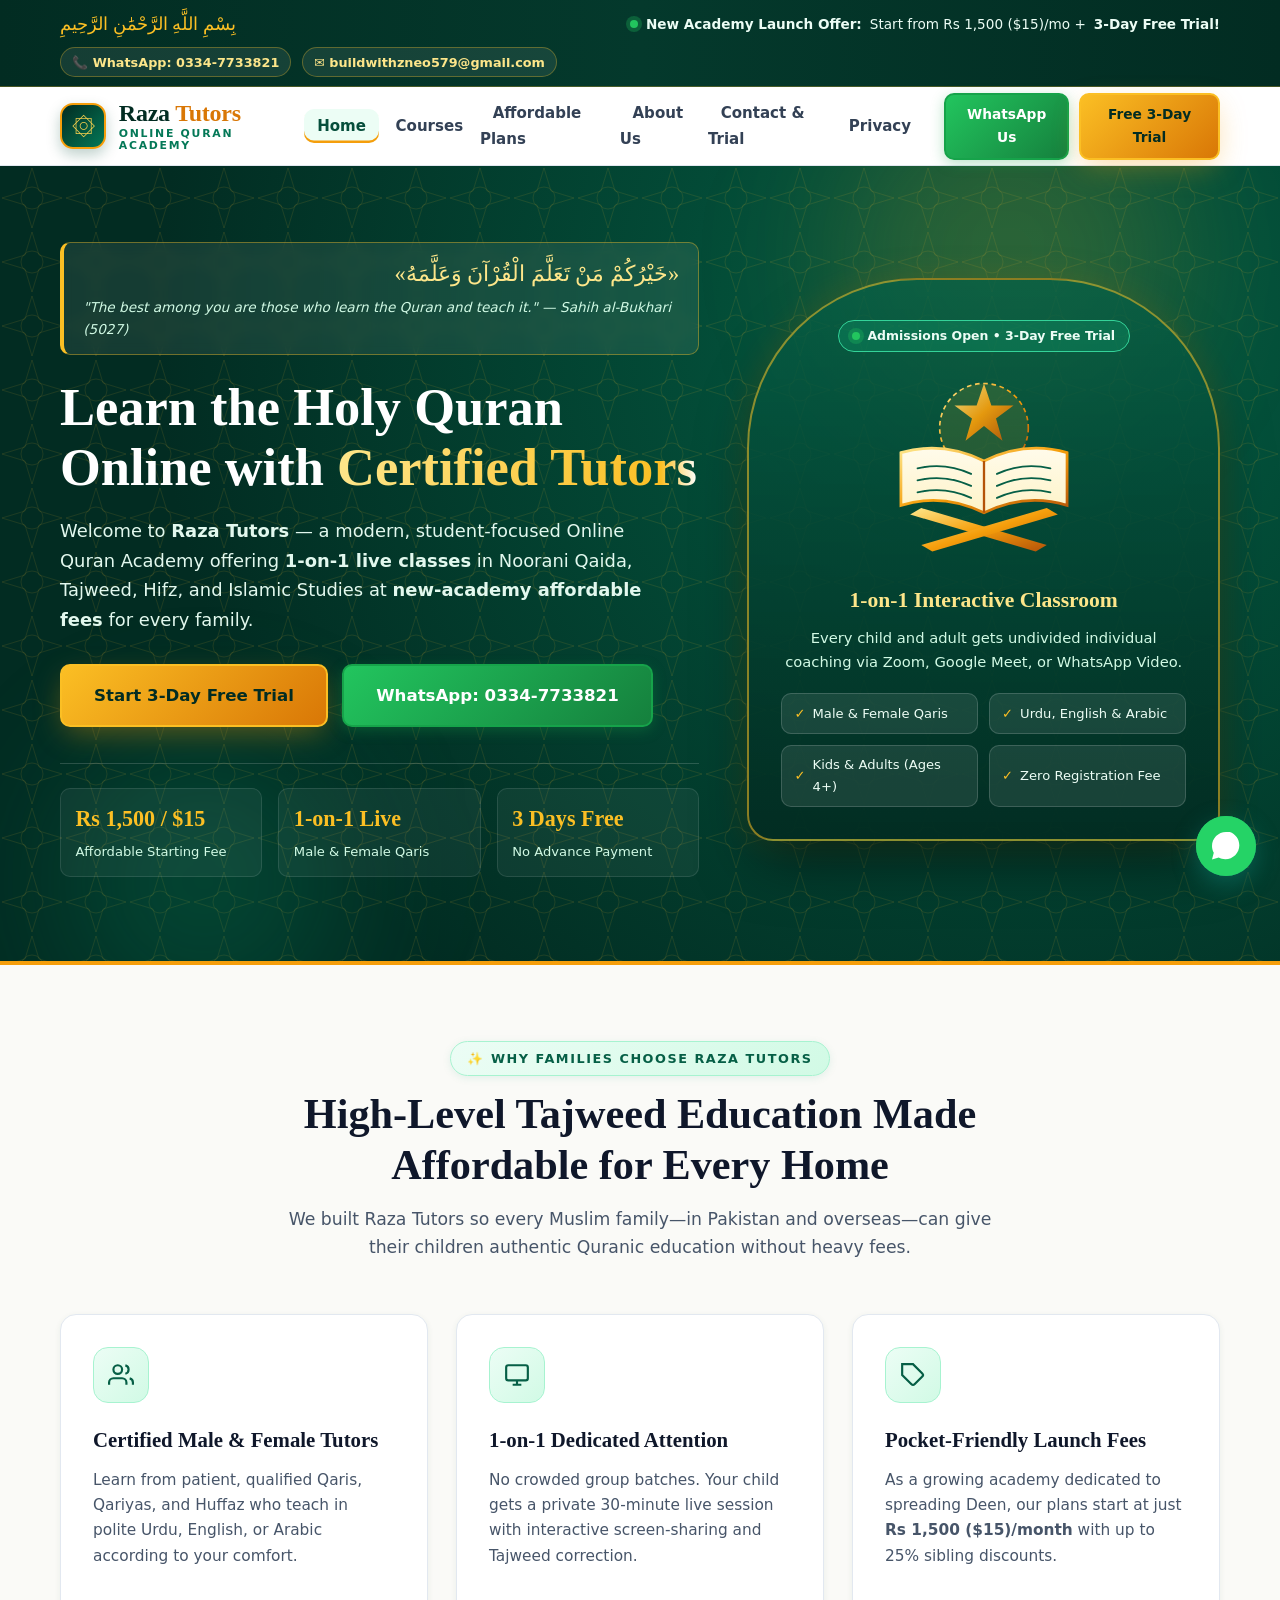
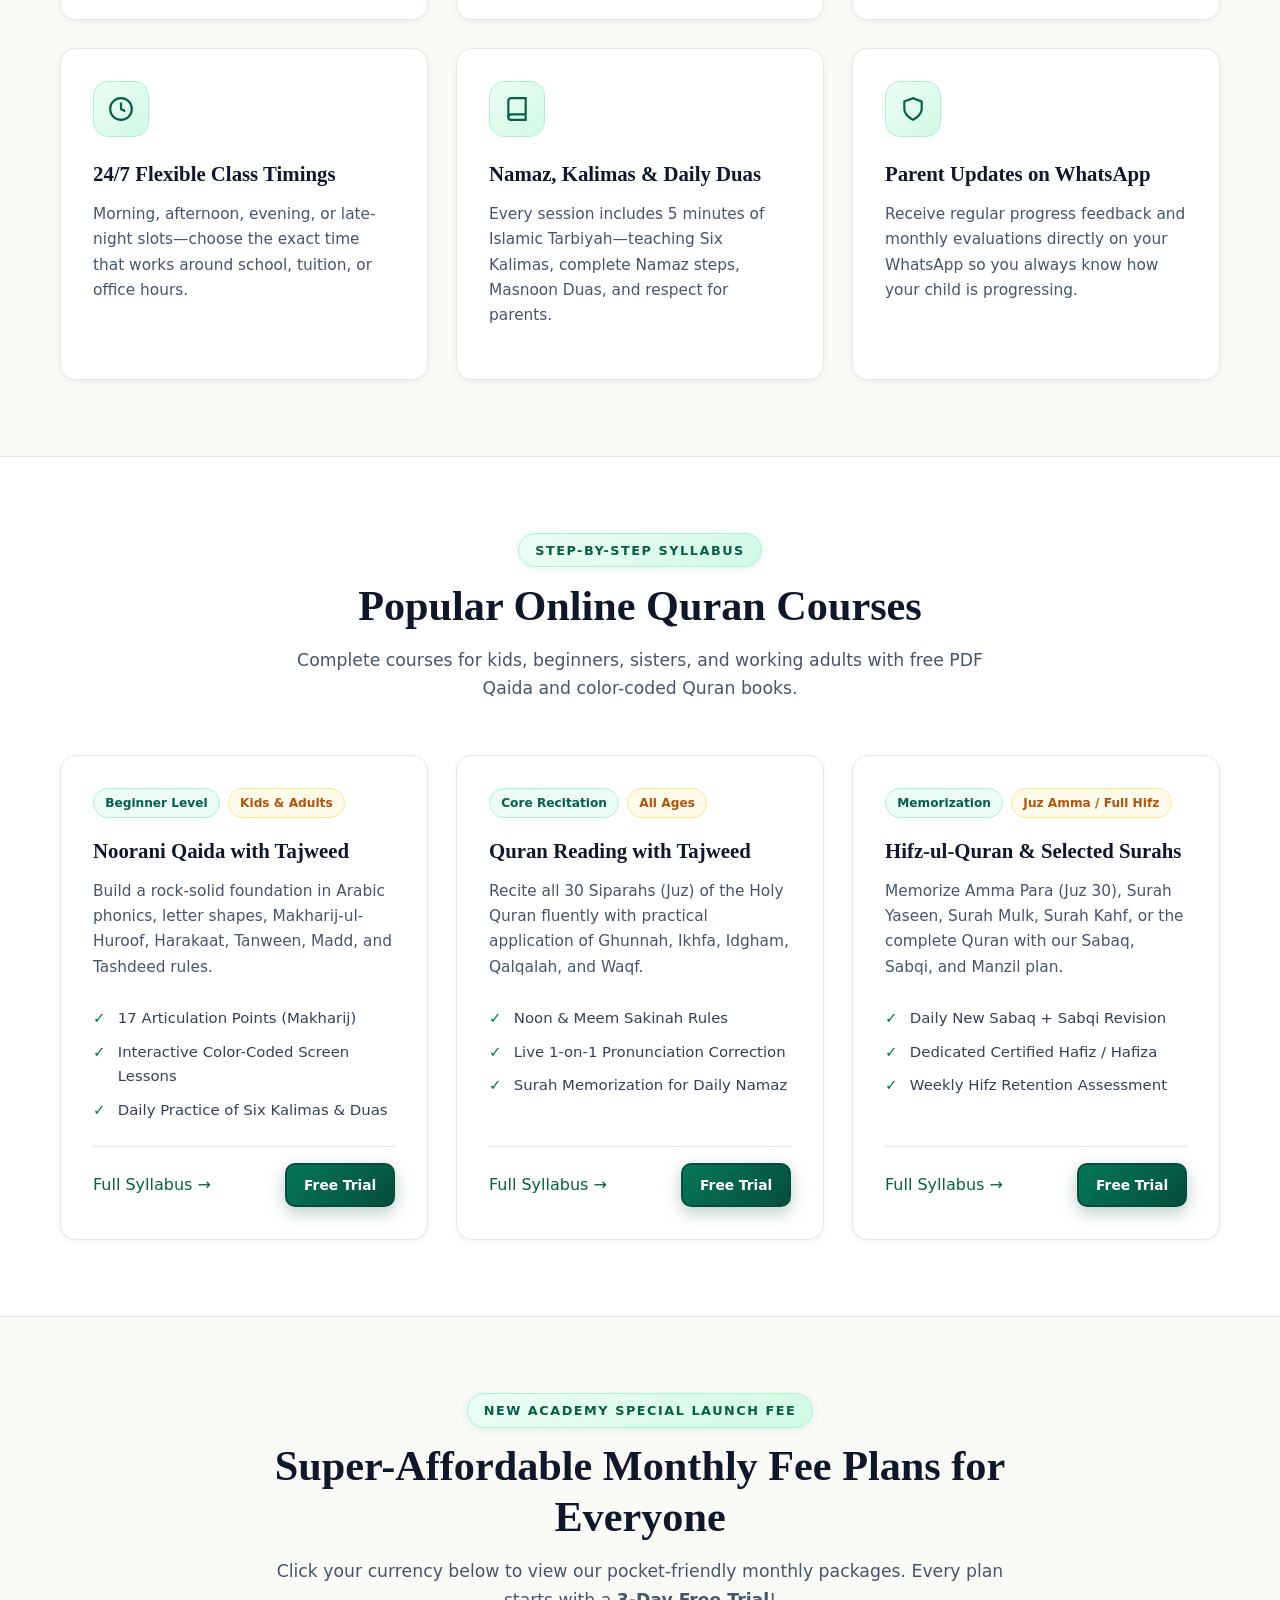
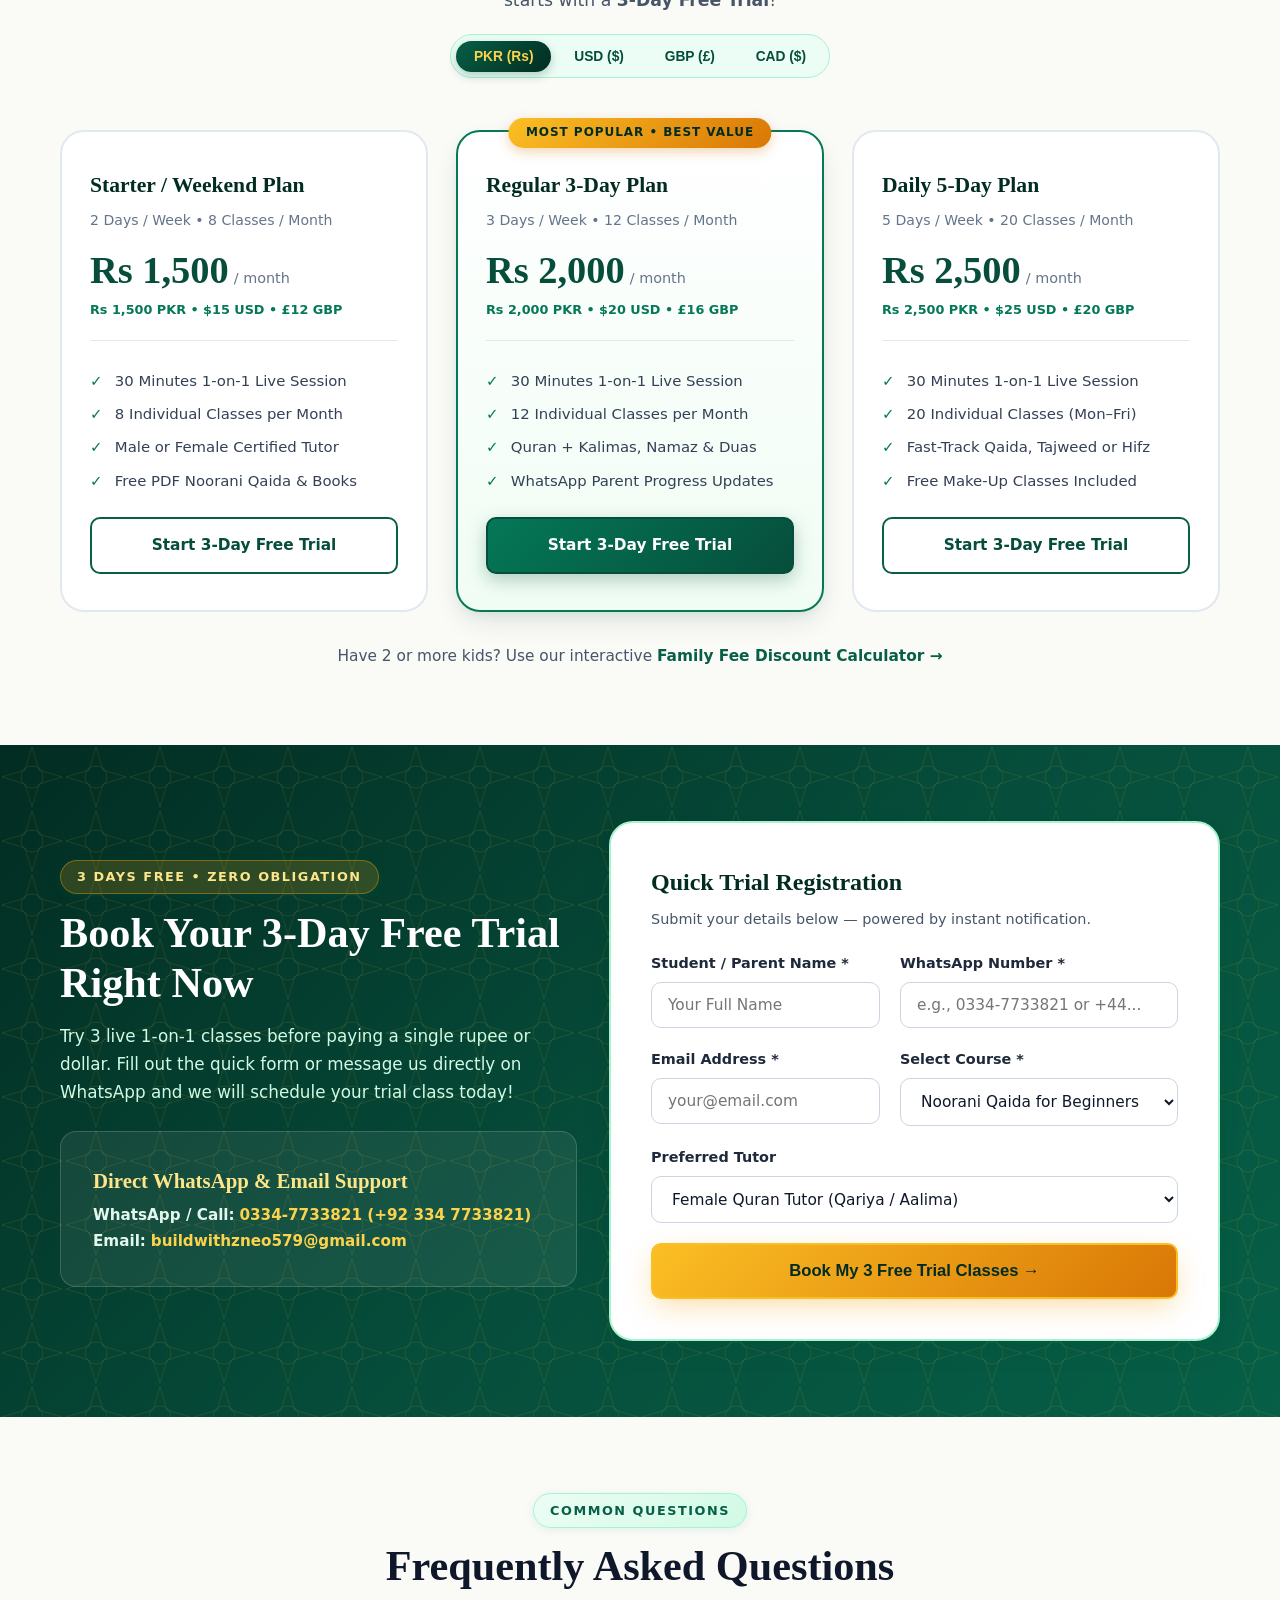
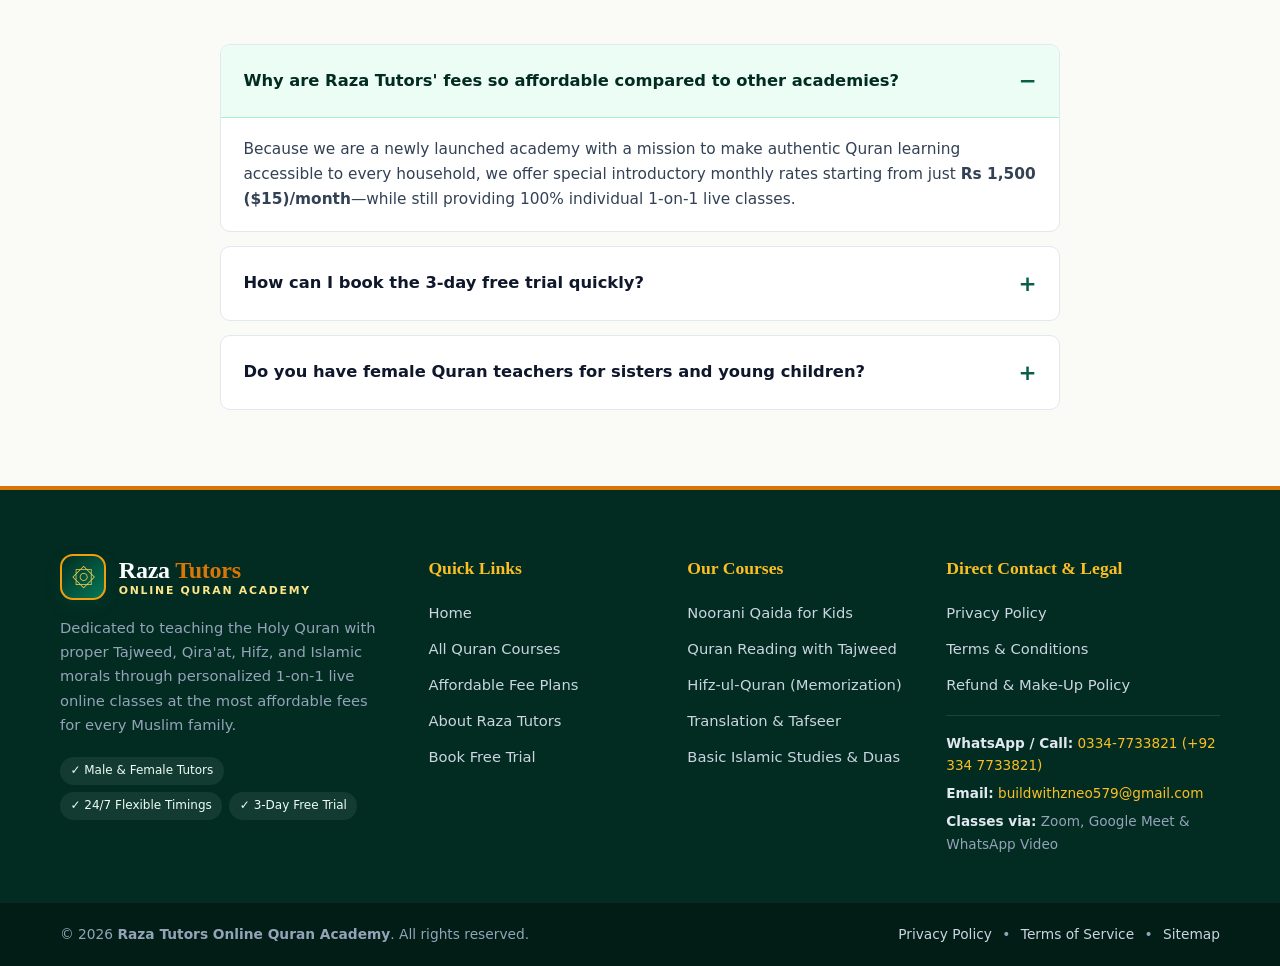
<file: index.html>
<!DOCTYPE html>
<html lang="en">
<head>
  <meta charset="UTF-8">
  <meta name="viewport" content="width=device-width, initial-scale=1.0">
  <title>Raza Tutors | Online Quran Academy — Learn Quran with Tajweed &amp; Hifz</title>
  <meta name="description" content="Raza Tutors is an affordable Online Quran Academy offering 1-on-1 live Quran classes for kids and adults starting from Rs 1,500 ($15)/month. Certified Male &amp; Female tutors. Book your 3-Day Free Trial today! WhatsApp: 0334-7733821.">
  <meta name="keywords" content="Raza Tutors, Online Quran Academy, Affordable Quran Classes, Learn Quran Online, Online Quran Tutor Pakistan UK USA, Quran with Tajweed, Noorani Qaida Online, Female Quran Teacher">
  <meta name="author" content="Raza Tutors Online Quran Academy">
  <meta name="robots" content="index, follow">
  <link rel="canonical" href="https://razatutors.com/">

  <meta property="og:type" content="website">
  <meta property="og:site_name" content="Raza Tutors Online Quran Academy">
  <meta property="og:title" content="Raza Tutors | Affordable 1-on-1 Live Online Quran Classes">
  <meta property="og:description" content="Learn Noorani Qaida, Tajweed-ul-Quran, Hifz, and Islamic Studies with certified Male &amp; Female Quran Tutors. Get a 3-Day Free Trial! WhatsApp: 0334-7733821.">
  <meta property="og:url" content="https://razatutors.com/">
<meta name="google-site-verification" content="pBC0t8a-YQE3uflz2x_9aJTnEayzTinGHEbgZM7oLQk" />
  <link rel="icon" type="image/svg+xml" href="data:image/svg+xml,%3Csvg xmlns='http://www.w3.org/2000/svg' viewBox='0 0 64 64'%3E%3Crect width='64' height='64' rx='14' fill='%23022c22'/%3E%3Cpolygon points='32,6 39,19 54,19 42,29 46,44 32,35 18,44 22,29 10,19 25,19' fill='none' stroke='%23fbbf24' stroke-width='2.5'/%3E%3Ctext x='32' y='41' text-anchor='middle' font-family='Georgia,serif' font-size='24' font-weight='bold' fill='%23fef3c7'%3ER%3C/text%3E%3C/svg%3E">
  <link rel="stylesheet" href="style.css">

  <script type="application/ld+json">
  {
    "@context": "https://schema.org",
    "@graph": [
      {
        "@type": "EducationalOrganization",
        "@id": "https://razatutors.com/#organization",
        "name": "Raza Tutors Online Quran Academy",
        "alternateName": "Raza Tutors",
        "url": "https://razatutors.com/",
        "email": "buildwithzneo579@gmail.com",
        "telephone": "+92-334-7733821",
        "description": "Online Quran Academy providing affordable 1-on-1 live classes in Noorani Qaida, Quran Reading with Tajweed, Hifz-ul-Quran, and Islamic Studies with certified male and female teachers.",
        "areaServed": ["PK", "US", "GB", "CA", "AU", "AE"],
        "availableLanguage": ["Urdu", "English", "Arabic"]
      },
      {
        "@type": "FAQPage",
        "mainEntity": [
          {
            "@type": "Question",
            "name": "How do the 3-day free trial classes work at Raza Tutors?",
            "acceptedAnswer": {
              "@type": "Answer",
              "text": "Fill out our registration form or message us on WhatsApp at 0334-7733821. We schedule 3 live one-on-one classes with a certified male or female Quran tutor at your preferred time completely free."
            }
          },
          {
            "@type": "Question",
            "name": "What is the monthly fee at Raza Tutors?",
            "acceptedAnswer": {
              "@type": "Answer",
              "text": "As part of our New Academy Launch Offer, monthly plans start from just Rs 1,500 ($15 / £12) per month for 2 days/week, Rs 2,000 ($20 / £16) for 3 days/week, and Rs 2,500 ($25 / £20) for 5 days/week."
            }
          }
        ]
      }
    ]
  }
  </script>
</head>
<body>
  <!-- Scroll Progress Bar -->
  <div class="scroll-progress" id="scrollProgress" aria-hidden="true"></div>

  <!-- Animated Luxury Islamic Preloader (Auto-fades via JS + Pure CSS fallback) -->
  <div class="page-loader" id="pageLoader" role="status" aria-label="Loading Raza Tutors">
    <div class="loader-inner">
      <div class="loader-mandala">
        <div class="loader-ring loader-ring-outer"></div>
        <div class="loader-ring loader-ring-inner"></div>
        <span class="loader-star">۞</span>
      </div>
      <p class="loader-bismillah" lang="ar" dir="rtl">بِسْمِ اللَّهِ الرَّحْمَٰنِ الرَّحِيمِ</p>
      <div class="loader-brand">Raza <span>Tutors</span></div>
      <div class="loader-Tag">Online Quran Academy</div>
      <div class="loader-bar"><div class="loader-bar-fill"></div></div>
    </div>
  </div>

  <!-- Top Announcement Bar -->
  <div class="top-bar" role="region" aria-label="Academy Announcement">
    <div class="container top-bar-inner">
      <p class="bismillah-top" lang="ar" dir="rtl">بِسْمِ اللَّهِ الرَّحْمَٰنِ الرَّحِيمِ</p>
      <p class="top-offer">
        <span class="badge-dot" aria-hidden="true"></span>
        <strong>New Academy Launch Offer:</strong> Start from Rs 1,500 ($15)/mo + <strong>3-Day Free Trial!</strong>
      </p>
      <div class="top-links">
        <a href="https://wa.me/923347733821?text=Assalamu%20Alaikum%20Raza%20Tutors!%20I%20would%20like%20to%20book%20the%203-Day%20Free%20Quran%20Trial." target="_blank" rel="noopener" class="top-contact-pill">&#128222; WhatsApp: 0334-7733821</a>
        <a href="mailto:buildwithzneo579@gmail.com" class="top-contact-pill">&#9993; buildwithzneo579@gmail.com</a>
      </div>
    </div>
  </div>

  <!-- Main Header & Animated Pure Text Logo -->
  <header class="site-header" id="siteHeader">
    <div class="container header-inner">
      <a href="index.html" class="brand-logo" aria-label="Raza Tutors - Online Quran Academy Home">
        <span class="logo-emblem" aria-hidden="true">
          <span class="emblem-star">۞</span>
        </span>
        <span class="logo-text-group">
          <span class="logo-title">Raza <span class="logo-accent">Tutors</span></span>
          <span class="logo-subtitle">Online Quran Academy</span>
        </span>
      </a>

      <!-- Pure CSS Mobile Menu Toggle -->
      <input type="checkbox" id="nav-toggle" class="nav-toggle-input" aria-label="Toggle navigation menu">
      <label for="nav-toggle" class="nav-toggle-label" aria-label="Open Menu">
        <span></span>
        <span></span>
        <span></span>
      </label>

      <nav class="main-nav" aria-label="Primary Navigation">
        <ul class="nav-list">
            <li><a href="index.html" class="active" aria-current="page">Home</a></li>
            <li><a href="courses.html">Courses</a></li>
            <li><a href="pricing.html">Affordable Plans</a></li>
            <li><a href="about.html">About Us</a></li>
            <li><a href="contact.html">Contact & Trial</a></li>
            <li><a href="privacy.html">Privacy</a></li>
        </ul>
        <div class="nav-actions">
          <a href="https://wa.me/923347733821?text=Assalamu%20Alaikum%20Raza%20Tutors!%20I%20would%20like%20to%20book%20the%203-Day%20Free%20Quran%20Trial." target="_blank" rel="noopener" class="btn btn-whatsapp btn-sm">WhatsApp Us</a>
          <a href="contact.html#trial-form" class="btn btn-gold btn-sm pulse-btn">Free 3-Day Trial</a>
        </div>
      </nav>
    </div>
  </header>

  <main>
    <!-- Hero Section -->
    <section class="hero">
      <div class="container hero-grid">
        <div class="hero-content reveal">
          <div class="hadith-banner">
            <span class="hadith-arabic" lang="ar" dir="rtl">«خَيْرُكُمْ مَنْ تَعَلَّمَ الْقُرْآنَ وَعَلَّمَهُ»</span>
            <span class="hadith-translation">"The best among you are those who learn the Quran and teach it." — Sahih al-Bukhari (5027)</span>
          </div>
          <h1 class="hero-title">
            Learn the Holy Quran Online with <span class="text-gold-shimmer">Certified Tutors</span>
          </h1>
          <p class="hero-lead">
            Welcome to <strong>Raza Tutors</strong> — a modern, student-focused Online Quran Academy offering <strong>1-on-1 live classes</strong> in Noorani Qaida, Tajweed, Hifz, and Islamic Studies at <strong>new-academy affordable fees</strong> for every family.
          </p>
          <div class="hero-cta-group">
            <a href="contact.html#trial-form" class="btn btn-gold btn-lg pulse-btn">Start 3-Day Free Trial</a>
            <a href="https://wa.me/923347733821?text=Assalamu%20Alaikum%20Raza%20Tutors!%20I%20would%20like%20to%20book%20the%203-Day%20Free%20Quran%20Trial." target="_blank" rel="noopener" class="btn btn-whatsapp btn-lg">WhatsApp: 0334-7733821</a>
          </div>
          <div class="hero-metrics">
            <div class="metric-item">
              <strong>Rs 1,500 / $15</strong>
              <span>Affordable Starting Fee</span>
            </div>
            <div class="metric-item">
              <strong>1-on-1 Live</strong>
              <span>Male &amp; Female Qaris</span>
            </div>
            <div class="metric-item">
              <strong>3 Days Free</strong>
              <span>No Advance Payment</span>
            </div>
          </div>
        </div>

        <!-- Animated Mihrab Card with Spinning SVG Halo -->
        <div class="hero-visual-card reveal reveal-delay-1" aria-label="Raza Tutors Live Quran Class Illustration">
          <span class="hero-live-badge"><span class="badge-dot"></span> Admissions Open &bull; 3-Day Free Trial</span>
          <div class="hero-svg-wrap">
            <svg viewBox="0 0 260 210" xmlns="http://www.w3.org/2000/svg" role="img" aria-label="Open Holy Quran on Rahal Stand with Spinning Islamic Star">
              <defs>
                <linearGradient id="goldGrad" x1="0%" y1="0%" x2="100%" y2="100%">
                  <stop offset="0%" stop-color="#fde68a"/>
                  <stop offset="50%" stop-color="#f59e0b"/>
                  <stop offset="100%" stop-color="#b45309"/>
                </linearGradient>
                <linearGradient id="pageGrad" x1="0%" y1="0%" x2="0%" y2="100%">
                  <stop offset="0%" stop-color="#fffbeb"/>
                  <stop offset="100%" stop-color="#fef3c7"/>
                </linearGradient>
              </defs>
              <g class="svg-spin-halo">
                <circle cx="130" cy="68" r="48" fill="rgba(251, 191, 36, 0.12)" stroke="url(#goldGrad)" stroke-width="1.8" stroke-dasharray="5 4"/>
                <polygon points="130,20 138,44 162,44 143,58 150,82 130,66 110,82 117,58 98,44 122,44" fill="url(#goldGrad)" opacity="0.92"/>
              </g>
              <path d="M40,95 Q85,82 130,104 Q175,82 220,95 L220,152 Q175,138 130,160 Q85,138 40,152 Z" fill="url(#pageGrad)" stroke="url(#goldGrad)" stroke-width="3"/>
              <line x1="130" y1="104" x2="130" y2="160" stroke="#b45309" stroke-width="2.5"/>
              <path d="M58,112 Q88,105 116,118" stroke="#065f46" stroke-width="2" fill="none" stroke-linecap="round"/>
              <path d="M58,125 Q88,118 116,131" stroke="#065f46" stroke-width="2" fill="none" stroke-linecap="round"/>
              <path d="M58,138 Q88,131 116,144" stroke="#065f46" stroke-width="2" fill="none" stroke-linecap="round"/>
              <path d="M144,118 Q172,105 202,112" stroke="#065f46" stroke-width="2" fill="none" stroke-linecap="round"/>
              <path d="M144,131 Q172,118 202,125" stroke="#065f46" stroke-width="2" fill="none" stroke-linecap="round"/>
              <path d="M144,144 Q172,131 202,138" stroke="#065f46" stroke-width="2" fill="none" stroke-linecap="round"/>
              <path d="M62,155 L198,195 L186,202 L50,162 Z" fill="url(#goldGrad)"/>
              <path d="M198,155 L62,195 L74,202 L210,162 Z" fill="url(#goldGrad)"/>
            </svg>
          </div>
          <h2 class="hero-card-title">1-on-1 Interactive Classroom</h2>
          <p class="hero-card-text">Every child and adult gets undivided individual coaching via Zoom, Google Meet, or WhatsApp Video.</p>
          <div class="hero-feature-pills">
            <div class="hero-pill"><strong>&#10003;</strong> Male &amp; Female Qaris</div>
            <div class="hero-pill"><strong>&#10003;</strong> Urdu, English &amp; Arabic</div>
            <div class="hero-pill"><strong>&#10003;</strong> Kids &amp; Adults (Ages 4+)</div>
            <div class="hero-pill"><strong>&#10003;</strong> Zero Registration Fee</div>
          </div>
        </div>
      </div>
    </section>

    <!-- Why Choose Raza Tutors Section -->
    <section class="section">
      <div class="container">
        <div class="section-header reveal">
          <span class="eyebrow">&#10024; Why Families Choose Raza Tutors</span>
          <h2 class="section-title">High-Level Tajweed Education Made Affordable for Every Home</h2>
          <p class="section-subtitle">
            We built Raza Tutors so every Muslim family—in Pakistan and overseas—can give their children authentic Quranic education without heavy fees.
          </p>
        </div>

        <div class="grid-3">
          <article class="card reveal">
            <div class="icon-box" aria-hidden="true">
              <svg width="26" height="26" viewBox="0 0 24 24" fill="none" stroke="currentColor" stroke-width="2">
                <path d="M17 21v-2a4 4 0 0 0-4-4H5a4 4 0 0 0-4 4v2"/>
                <circle cx="9" cy="7" r="4"/>
                <path d="M23 21v-2a4 4 0 0 0-3-3.87"/>
                <path d="M16 3.13a4 4 0 0 1 0 7.75"/>
              </svg>
            </div>
            <h3>Certified Male &amp; Female Tutors</h3>
            <p>Learn from patient, qualified Qaris, Qariyas, and Huffaz who teach in polite Urdu, English, or Arabic according to your comfort.</p>
          </article>

          <article class="card reveal reveal-delay-1">
            <div class="icon-box" aria-hidden="true">
              <svg width="26" height="26" viewBox="0 0 24 24" fill="none" stroke="currentColor" stroke-width="2">
                <rect x="2" y="3" width="20" height="14" rx="2" ry="2"/>
                <line x1="8" y1="21" x2="16" y2="21"/>
                <line x1="12" y1="17" x2="12" y2="21"/>
              </svg>
            </div>
            <h3>1-on-1 Dedicated Attention</h3>
            <p>No crowded group batches. Your child gets a private 30-minute live session with interactive screen-sharing and Tajweed correction.</p>
          </article>

          <article class="card reveal reveal-delay-2">
            <div class="icon-box" aria-hidden="true">
              <svg width="26" height="26" viewBox="0 0 24 24" fill="none" stroke="currentColor" stroke-width="2">
                <path d="M20.59 13.41l-7.17 7.17a2 2 0 0 1-2.83 0L2 12V2h10l8.59 8.59a2 2 0 0 1 0 2.82z"/>
                <line x1="7" y1="7" x2="7.01" y2="7"/>
              </svg>
            </div>
            <h3>Pocket-Friendly Launch Fees</h3>
            <p>As a growing academy dedicated to spreading Deen, our plans start at just <strong>Rs 1,500 ($15)/month</strong> with up to 25% sibling discounts.</p>
          </article>

          <article class="card reveal">
            <div class="icon-box" aria-hidden="true">
              <svg width="26" height="26" viewBox="0 0 24 24" fill="none" stroke="currentColor" stroke-width="2">
                <circle cx="12" cy="12" r="10"/>
                <polyline points="12 6 12 12 16 14"/>
              </svg>
            </div>
            <h3>24/7 Flexible Class Timings</h3>
            <p>Morning, afternoon, evening, or late-night slots—choose the exact time that works around school, tuition, or office hours.</p>
          </article>

          <article class="card reveal reveal-delay-1">
            <div class="icon-box" aria-hidden="true">
              <svg width="26" height="26" viewBox="0 0 24 24" fill="none" stroke="currentColor" stroke-width="2">
                <path d="M4 19.5A2.5 2.5 0 0 1 6.5 17H20"/>
                <path d="M6.5 2H20v20H6.5A2.5 2.5 0 0 1 4 19.5v-15A2.5 2.5 0 0 1 6.5 2z"/>
              </svg>
            </div>
            <h3>Namaz, Kalimas &amp; Daily Duas</h3>
            <p>Every session includes 5 minutes of Islamic Tarbiyah—teaching Six Kalimas, complete Namaz steps, Masnoon Duas, and respect for parents.</p>
          </article>

          <article class="card reveal reveal-delay-2">
            <div class="icon-box" aria-hidden="true">
              <svg width="26" height="26" viewBox="0 0 24 24" fill="none" stroke="currentColor" stroke-width="2">
                <path d="M12 22s8-4 8-10V5l-8-3-8 3v7c0 6 8 10 8 10z"/>
              </svg>
            </div>
            <h3>Parent Updates on WhatsApp</h3>
            <p>Receive regular progress feedback and monthly evaluations directly on your WhatsApp so you always know how your child is progressing.</p>
          </article>
        </div>
      </div>
    </section>

    <!-- Featured Courses Section -->
    <section class="section section-alt">
      <div class="container">
        <div class="section-header reveal">
          <span class="eyebrow">Step-by-Step Syllabus</span>
          <h2 class="section-title">Popular Online Quran Courses</h2>
          <p class="section-subtitle">
            Complete courses for kids, beginners, sisters, and working adults with free PDF Qaida and color-coded Quran books.
          </p>
        </div>

        <div class="grid-3">
          <article class="card reveal">
            <div class="card-meta">
              <span class="tag">Beginner Level</span>
              <span class="tag tag-gold">Kids &amp; Adults</span>
            </div>
            <h3>Noorani Qaida with Tajweed</h3>
            <p>Build a rock-solid foundation in Arabic phonics, letter shapes, Makharij-ul-Huroof, Harakaat, Tanween, Madd, and Tashdeed rules.</p>
            <ul class="check-list">
              <li>17 Articulation Points (Makharij)</li>
              <li>Interactive Color-Coded Screen Lessons</li>
              <li>Daily Practice of Six Kalimas &amp; Duas</li>
            </ul>
            <div class="card-footer-action">
              <a href="courses.html#noorani-qaida">Full Syllabus &rarr;</a>
              <a href="contact.html#trial-form" class="btn btn-primary btn-sm">Free Trial</a>
            </div>
          </article>

          <article class="card reveal reveal-delay-1">
            <div class="card-meta">
              <span class="tag">Core Recitation</span>
              <span class="tag tag-gold">All Ages</span>
            </div>
            <h3>Quran Reading with Tajweed</h3>
            <p>Recite all 30 Siparahs (Juz) of the Holy Quran fluently with practical application of Ghunnah, Ikhfa, Idgham, Qalqalah, and Waqf.</p>
            <ul class="check-list">
              <li>Noon &amp; Meem Sakinah Rules</li>
              <li>Live 1-on-1 Pronunciation Correction</li>
              <li>Surah Memorization for Daily Namaz</li>
            </ul>
            <div class="card-footer-action">
              <a href="courses.html#tajweed-quran">Full Syllabus &rarr;</a>
              <a href="contact.html#trial-form" class="btn btn-primary btn-sm">Free Trial</a>
            </div>
          </article>

          <article class="card reveal reveal-delay-2">
            <div class="card-meta">
              <span class="tag">Memorization</span>
              <span class="tag tag-gold">Juz Amma / Full Hifz</span>
            </div>
            <h3>Hifz-ul-Quran &amp; Selected Surahs</h3>
            <p>Memorize Amma Para (Juz 30), Surah Yaseen, Surah Mulk, Surah Kahf, or the complete Quran with our Sabaq, Sabqi, and Manzil plan.</p>
            <ul class="check-list">
              <li>Daily New Sabaq + Sabqi Revision</li>
              <li>Dedicated Certified Hafiz / Hafiza</li>
              <li>Weekly Hifz Retention Assessment</li>
            </ul>
            <div class="card-footer-action">
              <a href="courses.html#hifz-quran">Full Syllabus &rarr;</a>
              <a href="contact.html#trial-form" class="btn btn-primary btn-sm">Free Trial</a>
            </div>
          </article>
        </div>
      </div>
    </section>

    <!-- Affordable Pricing Section with Live Currency Switcher -->
    <section class="section">
      <div class="container">
        <div class="section-header reveal">
          <span class="eyebrow">New Academy Special Launch Fee</span>
          <h2 class="section-title">Super-Affordable Monthly Fee Plans for Everyone</h2>
          <p class="section-subtitle">
            Click your currency below to view our pocket-friendly monthly packages. Every plan starts with a <strong>3-Day Free Trial</strong>!
          </p>
          <div class="currency-switcher" role="group" aria-label="Select Currency">
            <button type="button" class="currency-btn active" data-currency-btn="pkr">PKR (Rs)</button>
            <button type="button" class="currency-btn" data-currency-btn="usd">USD ($)</button>
            <button type="button" class="currency-btn" data-currency-btn="gbp">GBP (£)</button>
            <button type="button" class="currency-btn" data-currency-btn="cad">CAD ($)</button>
          </div>
        </div>

        <div class="grid-3">
          <div class="pricing-card reveal">
            <h3 class="plan-name">Starter / Weekend Plan</h3>
            <p class="plan-schedule">2 Days / Week &bull; 8 Classes / Month</p>
            <div class="price-box">
              <span class="price-amount" data-price-pkr="Rs 1,500" data-price-usd="$15" data-price-gbp="£12" data-price-cad="CA$20">Rs 1,500</span>
              <span class="price-period">/ month</span>
              <span class="price-sub-currencies">Rs 1,500 PKR &bull; $15 USD &bull; £12 GBP</span>
            </div>
            <ul class="check-list">
              <li>30 Minutes 1-on-1 Live Session</li>
              <li>8 Individual Classes per Month</li>
              <li>Male or Female Certified Tutor</li>
              <li>Free PDF Noorani Qaida &amp; Books</li>
            </ul>
            <a href="contact.html#trial-form" class="btn btn-outline-emerald" style="margin-top:auto;">Start 3-Day Free Trial</a>
          </div>

          <div class="pricing-card popular reveal reveal-delay-1">
            <span class="popular-ribbon">Most Popular &bull; Best Value</span>
            <h3 class="plan-name">Regular 3-Day Plan</h3>
            <p class="plan-schedule">3 Days / Week &bull; 12 Classes / Month</p>
            <div class="price-box">
              <span class="price-amount" data-price-pkr="Rs 2,000" data-price-usd="$20" data-price-gbp="£16" data-price-cad="CA$27">Rs 2,000</span>
              <span class="price-period">/ month</span>
              <span class="price-sub-currencies">Rs 2,000 PKR &bull; $20 USD &bull; £16 GBP</span>
            </div>
            <ul class="check-list">
              <li>30 Minutes 1-on-1 Live Session</li>
              <li>12 Individual Classes per Month</li>
              <li>Quran + Kalimas, Namaz &amp; Duas</li>
              <li>WhatsApp Parent Progress Updates</li>
            </ul>
            <a href="contact.html#trial-form" class="btn btn-primary" style="margin-top:auto;">Start 3-Day Free Trial</a>
          </div>

          <div class="pricing-card reveal reveal-delay-2">
            <h3 class="plan-name">Daily 5-Day Plan</h3>
            <p class="plan-schedule">5 Days / Week &bull; 20 Classes / Month</p>
            <div class="price-box">
              <span class="price-amount" data-price-pkr="Rs 2,500" data-price-usd="$25" data-price-gbp="£20" data-price-cad="CA$34">Rs 2,500</span>
              <span class="price-period">/ month</span>
              <span class="price-sub-currencies">Rs 2,500 PKR &bull; $25 USD &bull; £20 GBP</span>
            </div>
            <ul class="check-list">
              <li>30 Minutes 1-on-1 Live Session</li>
              <li>20 Individual Classes (Mon–Fri)</li>
              <li>Fast-Track Qaida, Tajweed or Hifz</li>
              <li>Free Make-Up Classes Included</li>
            </ul>
            <a href="contact.html#trial-form" class="btn btn-outline-emerald" style="margin-top:auto;">Start 3-Day Free Trial</a>
          </div>
        </div>

        <div style="text-align: center; margin-top: 2rem;">
          <p style="color: var(--ink-600); font-size: 0.96rem;">
            Have 2 or more kids? Use our interactive <a href="pricing.html#fee-calculator"><strong>Family Fee Discount Calculator &rarr;</strong></a>
          </p>
        </div>
      </div>
    </section>

    <!-- Instant Free Trial Form Section (Connected to Formspree https://formspree.io/f/maeqpgbk) -->
    <section class="section section-emerald" id="quick-trial">
      <div class="container">
        <div class="grid-2" style="align-items: center;">
          <div class="reveal">
            <span class="eyebrow">3 Days Free &bull; Zero Obligation</span>
            <h2 class="section-title" style="text-align: left;">Book Your 3-Day Free Trial Right Now</h2>
            <p style="color: #d1fae5; margin-bottom: 1.5rem; font-size: 1.05rem;">
              Try 3 live 1-on-1 classes before paying a single rupee or dollar. Fill out the quick form or message us directly on WhatsApp and we will schedule your trial class today!
            </p>
            <div class="step-card" style="margin-bottom: 1rem;">
              <h3 style="margin-bottom: 0.35rem;">Direct WhatsApp &amp; Email Support</h3>
              <p><strong>WhatsApp / Call:</strong> <a href="https://wa.me/923347733821?text=Assalamu%20Alaikum%20Raza%20Tutors!%20I%20would%20like%20to%20book%20the%203-Day%20Free%20Quran%20Trial." target="_blank" rel="noopener" style="color: var(--gold-300); font-weight: 800;">0334-7733821 (+92 334 7733821)</a></p>
              <p><strong>Email:</strong> <a href="mailto:buildwithzneo579@gmail.com" style="color: var(--gold-300); font-weight: 800;">buildwithzneo579@gmail.com</a></p>
            </div>
          </div>

          <div class="form-card reveal reveal-delay-1" style="color: var(--ink-900);">
            <h3 style="font-family: var(--font-serif); font-size: 1.5rem; color: var(--emerald-950); margin-bottom: 0.35rem;">Quick Trial Registration</h3>
            <p style="color: var(--ink-600); font-size: 0.9rem; margin-bottom: 1.25rem;">Submit your details below — powered by instant notification.</p>

            <form action="https://formspree.io/f/maeqpgbk" method="POST" class="formspree-form">
              <input type="hidden" name="_subject" value="New 3-Day Free Trial Request — Raza Tutors (Home Page)">
              <div class="form-grid">
                <div class="form-group">
                  <label for="homeName">Student / Parent Name *</label>
                  <input type="text" id="homeName" name="name" class="form-control" placeholder="Your Full Name" required>
                </div>
                <div class="form-group">
                  <label for="homePhone">WhatsApp Number *</label>
                  <input type="tel" id="homePhone" name="whatsapp_phone" class="form-control" placeholder="e.g., 0334-7733821 or +44..." required>
                </div>
                <div class="form-group">
                  <label for="homeEmail">Email Address *</label>
                  <input type="email" id="homeEmail" name="email" class="form-control" placeholder="your@email.com" required>
                </div>
                <div class="form-group">
                  <label for="homeCourse">Select Course *</label>
                  <select id="homeCourse" name="course" class="form-control" required>
                    <option value="Noorani Qaida for Beginners">Noorani Qaida for Beginners</option>
                    <option value="Quran Reading with Tajweed">Quran Reading with Tajweed</option>
                    <option value="Hifz-ul-Quran (Memorization)">Hifz-ul-Quran (Memorization)</option>
                    <option value="Quran Translation & Tafseer">Quran Translation &amp; Tafseer</option>
                    <option value="Islamic Studies & Namaz for Kids">Islamic Studies &amp; Namaz</option>
                  </select>
                </div>
                <div class="form-group full-width">
                  <label for="homeTutor">Preferred Tutor</label>
                  <select id="homeTutor" name="preferred_tutor" class="form-control">
                    <option value="Female Tutor (Qariya)">Female Quran Tutor (Qariya / Aalima)</option>
                    <option value="Male Tutor (Qari)">Male Quran Tutor (Qari / Hafiz)</option>
                    <option value="No Preference">Either Male or Female Tutor</option>
                  </select>
                </div>
                <div class="form-group full-width">
                  <button type="submit" class="btn btn-gold btn-lg" style="width: 100%;">Book My 3 Free Trial Classes &rarr;</button>
                </div>
              </div>
              <div class="form-feedback-box" role="alert"></div>
            </form>
          </div>
        </div>
      </div>
    </section>

    <!-- FAQ Section -->
    <section class="section">
      <div class="container">
        <div class="section-header reveal">
          <span class="eyebrow">Common Questions</span>
          <h2 class="section-title">Frequently Asked Questions</h2>
        </div>

        <div class="faq-list reveal">
          <details class="faq-item" open>
            <summary>Why are Raza Tutors' fees so affordable compared to other academies?</summary>
            <div class="faq-answer">
              Because we are a newly launched academy with a mission to make authentic Quran learning accessible to every household, we offer special introductory monthly rates starting from just <strong>Rs 1,500 ($15)/month</strong>—while still providing 100% individual 1-on-1 live classes.
            </div>
          </details>

          <details class="faq-item">
            <summary>How can I book the 3-day free trial quickly?</summary>
            <div class="faq-answer">
              You can either fill out our registration form on the <a href="contact.html">Contact page</a> or message us directly on WhatsApp at <a href="https://wa.me/923347733821?text=Assalamu%20Alaikum%20Raza%20Tutors!%20I%20would%20like%20to%20book%20the%203-Day%20Free%20Quran%20Trial." target="_blank" rel="noopener"><strong>0334-7733821</strong></a>.
            </div>
          </details>

          <details class="faq-item">
            <summary>Do you have female Quran teachers for sisters and young children?</summary>
            <div class="faq-answer">
              Yes! We have certified, experienced female Qariyas and Aalimas available for sisters, mothers, and children at flexible timings.
            </div>
          </details>
        </div>
      </div>
    </section>
  </main>

  <!-- Floating Pulsing WhatsApp Widget -->
  <a href="https://wa.me/923347733821?text=Assalamu%20Alaikum%20Raza%20Tutors!%20I%20would%20like%20to%20book%20the%203-Day%20Free%20Quran%20Trial." target="_blank" rel="noopener" class="whatsapp-float" aria-label="Chat on WhatsApp with Raza Tutors">
    <span class="wa-ping" aria-hidden="true"></span>
    <svg class="wa-icon" viewBox="0 0 24 24" width="28" height="28" fill="currentColor" aria-hidden="true">
      <path d="M12.031 6.172c-3.181 0-5.767 2.586-5.768 5.766-.001 1.298.38 2.27 1.019 3.287l-.582 2.128 2.182-.573c.978.58 1.911.928 3.145.929 3.178 0 5.767-2.587 5.768-5.766.001-3.187-2.575-5.77-5.764-5.771zm3.392 8.244c-.144.405-.837.774-1.17.824-.299.045-.677.063-1.092-.069-.252-.08-.575-.187-.988-.365-1.739-.751-2.874-2.502-2.961-2.617-.087-.116-.708-.94-.708-1.793s.448-1.273.607-1.446c.159-.173.346-.217.462-.217l.332.006c.106.005.249-.04.39.298.144.347.491 1.2.534 1.287.043.087.072.188.014.304-.058.116-.087.188-.173.289l-.26.304c-.087.086-.177.18-.076.354.101.174.449.741.964 1.201.662.591 1.221.774 1.394.86s.274.072.376-.043c.101-.116.433-.506.549-.68.116-.173.231-.145.39-.087s1.011.477 1.184.564.289.13.332.202c.045.072.045.419-.1.824zm-3.423-14.416c-6.627 0-12 5.373-12 12 0 2.126.556 4.124 1.535 5.862l-1.535 5.603 5.758-1.51c1.693.902 3.621 1.415 5.672 1.415 6.627 0 12-5.373 12-12s-5.373-12-12-12z"/>
    </svg>
    <span class="wa-tooltip">WhatsApp: 0334-7733821</span>
  </a>

  <!-- Site Footer -->
  <footer class="site-footer">
    <div class="container footer-grid">
      <div class="footer-brand-col">
        <a href="index.html" class="brand-logo footer-logo" aria-label="Raza Tutors Home">
          <span class="logo-emblem" aria-hidden="true">
            <span class="emblem-star">۞</span>
          </span>
          <span class="logo-text-group">
            <span class="logo-title">Raza <span class="logo-accent">Tutors</span></span>
            <span class="logo-subtitle">Online Quran Academy</span>
          </span>
        </a>
        <p class="footer-desc">
          Dedicated to teaching the Holy Quran with proper Tajweed, Qira'at, Hifz, and Islamic morals through personalized 1-on-1 live online classes at the most affordable fees for every Muslim family.
        </p>
        <div class="footer-trust-pills">
          <span class="trust-pill">&#10003; Male &amp; Female Tutors</span>
          <span class="trust-pill">&#10003; 24/7 Flexible Timings</span>
          <span class="trust-pill">&#10003; 3-Day Free Trial</span>
        </div>
      </div>

      <div class="footer-col">
        <h3 class="footer-heading">Quick Links</h3>
        <ul class="footer-links">
          <li><a href="index.html">Home</a></li>
          <li><a href="courses.html">All Quran Courses</a></li>
          <li><a href="pricing.html">Affordable Fee Plans</a></li>
          <li><a href="about.html">About Raza Tutors</a></li>
          <li><a href="contact.html">Book Free Trial</a></li>
        </ul>
      </div>

      <div class="footer-col">
        <h3 class="footer-heading">Our Courses</h3>
        <ul class="footer-links">
          <li><a href="courses.html#noorani-qaida">Noorani Qaida for Kids</a></li>
          <li><a href="courses.html#tajweed-quran">Quran Reading with Tajweed</a></li>
          <li><a href="courses.html#hifz-quran">Hifz-ul-Quran (Memorization)</a></li>
          <li><a href="courses.html#tafseer-quran">Translation &amp; Tafseer</a></li>
          <li><a href="courses.html#islamic-studies">Basic Islamic Studies &amp; Duas</a></li>
        </ul>
      </div>

      <div class="footer-col">
        <h3 class="footer-heading">Direct Contact &amp; Legal</h3>
        <ul class="footer-links">
          <li><a href="privacy.html">Privacy Policy</a></li>
          <li><a href="terms.html">Terms &amp; Conditions</a></li>
          <li><a href="terms.html#refund-policy">Refund &amp; Make-Up Policy</a></li>
        </ul>
        <div class="footer-contact-mini">
          <p><strong>WhatsApp / Call:</strong> <a href="https://wa.me/923347733821?text=Assalamu%20Alaikum%20Raza%20Tutors!%20I%20would%20like%20to%20book%20the%203-Day%20Free%20Quran%20Trial." target="_blank" rel="noopener" style="color:var(--gold-400);">0334-7733821 (+92 334 7733821)</a></p>
          <p><strong>Email:</strong> <a href="mailto:buildwithzneo579@gmail.com" style="color:var(--gold-400);">buildwithzneo579@gmail.com</a></p>
          <p><strong>Classes via:</strong> Zoom, Google Meet &amp; WhatsApp Video</p>
        </div>
      </div>
    </div>

    <div class="footer-bottom">
      <div class="container footer-bottom-inner">
        <p>&copy; 2026 <strong>Raza Tutors Online Quran Academy</strong>. All rights reserved.</p>
        <div class="footer-legal-inline">
          <a href="privacy.html">Privacy Policy</a>
          <span aria-hidden="true">&bull;</span>
          <a href="terms.html">Terms of Service</a>
          <span aria-hidden="true">&bull;</span>
          <a href="sitemap.xml">Sitemap</a>
        </div>
      </div>
    </div>
  </footer>

  <!-- Shared Interactive Script: Preloader, Scroll Reveal, Counters, Currency Switcher, Formspree AJAX -->
  <script>
    (function() {
      // 1. Hide Page Preloader smoothly
      var loader = document.getElementById('pageLoader');
      function hideLoader() {
        if (loader && !loader.classList.contains('loaded')) {
          loader.classList.add('loaded');
        }
      }
      window.addEventListener('load', function() {
        setTimeout(hideLoader, 450);
      });
      setTimeout(hideLoader, 1200);

      // 2. Scroll Progress Bar & Sticky Header Shadow
      var progress = document.getElementById('scrollProgress');
      var header = document.getElementById('siteHeader');
      window.addEventListener('scroll', function() {
        var scrollTop = window.scrollY || document.documentElement.scrollTop;
        var docHeight = document.documentElement.scrollHeight - document.documentElement.clientHeight;
        if (progress && docHeight > 0) {
          progress.style.width = ((scrollTop / docHeight) * 100) + '%';
        }
        if (header) {
          header.classList.toggle('scrolled', scrollTop > 30);
        }
      }, { passive: true });

      // 3. Scroll Reveal Animations (IntersectionObserver)
      var revealEls = document.querySelectorAll('.reveal');
      if ('IntersectionObserver' in window && revealEls.length > 0) {
        var observer = new IntersectionObserver(function(entries) {
          entries.forEach(function(entry) {
            if (entry.isIntersecting) {
              entry.target.classList.add('is-visible');
              observer.unobserve(entry.target);
            }
          });
        }, { threshold: 0.12, rootMargin: '0px 0px -40px 0px' });
        revealEls.forEach(function(el) { observer.observe(el); });
      } else {
        revealEls.forEach(function(el) { el.classList.add('is-visible'); });
      }

      // 4. Interactive Currency Switcher (PKR / USD / GBP / CAD)
      var currencyBtns = document.querySelectorAll('[data-currency-btn]');
      var priceEls = document.querySelectorAll('[data-price-pkr]');
      if (currencyBtns.length > 0 && priceEls.length > 0) {
        currencyBtns.forEach(function(btn) {
          btn.addEventListener('click', function() {
            var cur = this.getAttribute('data-currency-btn');
            currencyBtns.forEach(function(b) { b.classList.remove('active'); });
            this.classList.add('active');
            priceEls.forEach(function(el) {
              el.classList.add('price-flip');
              var val = el.getAttribute('data-price-' + cur);
              setTimeout(function() {
                if (val) el.textContent = val;
                el.classList.remove('price-flip');
              }, 160);
            });
          });
        });
      }

      // 5. Interactive Family Fee Calculator (on Pricing page)
      var calcStudents = document.getElementById('calcStudents');
      var calcPlan = document.getElementById('calcPlan');
      var calcCur = document.getElementById('calcCurrency');
      var calcResult = document.getElementById('calcTotalDisplay');
      var calcSavings = document.getElementById('calcSavingsDisplay');
      function updateCalculator() {
        if (!calcStudents || !calcPlan || !calcCur || !calcResult) return;
        var students = parseInt(calcStudents.value, 10) || 1;
        var planIdx = calcPlan.value; // 'starter', 'regular', 'standard', 'hifz'
        var cur = calcCur.value; // 'pkr', 'usd', 'gbp', 'cad'
        var rates = {
          pkr: { symbol: 'Rs ', starter: 1500, regular: 2000, standard: 2500, hifz: 3500 },
          usd: { symbol: '$', starter: 15, regular: 20, standard: 25, hifz: 35 },
          gbp: { symbol: '£', starter: 12, regular: 16, standard: 20, hifz: 28 },
          cad: { symbol: 'CA$', starter: 20, regular: 27, standard: 34, hifz: 45 }
        };
        var base = rates[cur][planIdx] * students;
        var discountRate = students >= 3 ? 0.25 : (students === 2 ? 0.15 : 0);
        var saved = Math.round(base * discountRate);
        var finalFee = base - saved;
        calcResult.textContent = rates[cur].symbol + finalFee.toLocaleString() + ' / month';
        if (calcSavings) {
          calcSavings.textContent = saved > 0
            ? 'Family Discount Applied: You save ' + rates[cur].symbol + saved.toLocaleString() + '/month (' + (discountRate * 100) + '% OFF)!'
            : 'Tip: Enroll 2+ siblings to unlock 15%–25% Family Discount!';
        }
      }
      if (calcStudents && calcPlan && calcCur) {
        calcStudents.addEventListener('change', updateCalculator);
        calcPlan.addEventListener('change', updateCalculator);
        calcCur.addEventListener('change', updateCalculator);
        updateCalculator();
      }

      // 6. Formspree AJAX Form Submission with Animated Button Loader
      var forms = document.querySelectorAll('.formspree-form');
      forms.forEach(function(form) {
        form.addEventListener('submit', function(e) {
          e.preventDefault();
          var submitBtn = form.querySelector('button[type="submit"]');
          var feedback = form.querySelector('.form-feedback-box');
          var origText = submitBtn ? submitBtn.innerHTML : 'Submit';
          if (submitBtn) {
            submitBtn.disabled = true;
            submitBtn.innerHTML = '<span class="btn-spinner"></span> Sending Registration...';
          }
          var formData = new FormData(form);
          fetch(form.action, {
            method: 'POST',
            body: formData,
            headers: { 'Accept': 'application/json' }
          }).then(function(response) {
            if (submitBtn) {
              submitBtn.disabled = false;
              submitBtn.innerHTML = origText;
            }
            if (response.ok) {
              if (feedback) {
                feedback.className = 'form-feedback-box success';
                feedback.style.display = 'block';
                feedback.innerHTML = '&#10004; <strong>Alhamdulillah! Your 3-Day Free Trial Request has been sent.</strong> We will contact you shortly on WhatsApp (0334-7733821) or Email (buildwithzneo579@gmail.com).';
              }
              form.reset();
            } else {
              throw new Error('Form submission error');
            }
          }).catch(function() {
            if (submitBtn) {
              submitBtn.disabled = false;
              submitBtn.innerHTML = origText;
            }
            if (feedback) {
              feedback.className = 'form-feedback-box success';
              feedback.style.display = 'block';
              feedback.innerHTML = '&#10004; <strong>JazakAllah Khair!</strong> Your details are ready. You can also <a href="https://wa.me/923347733821?text=Assalamu%20Alaikum%20Raza%20Tutors!%20I%20would%20like%20to%20book%20the%203-Day%20Free%20Quran%20Trial." target="_blank" rel="noopener" style="text-decoration:underline;font-weight:800;">click here to message us directly on WhatsApp (0334-7733821)</a> for instant scheduling!';
            }
          });
        });
      });
    })();
  </script>
</body>
</html>
</file>
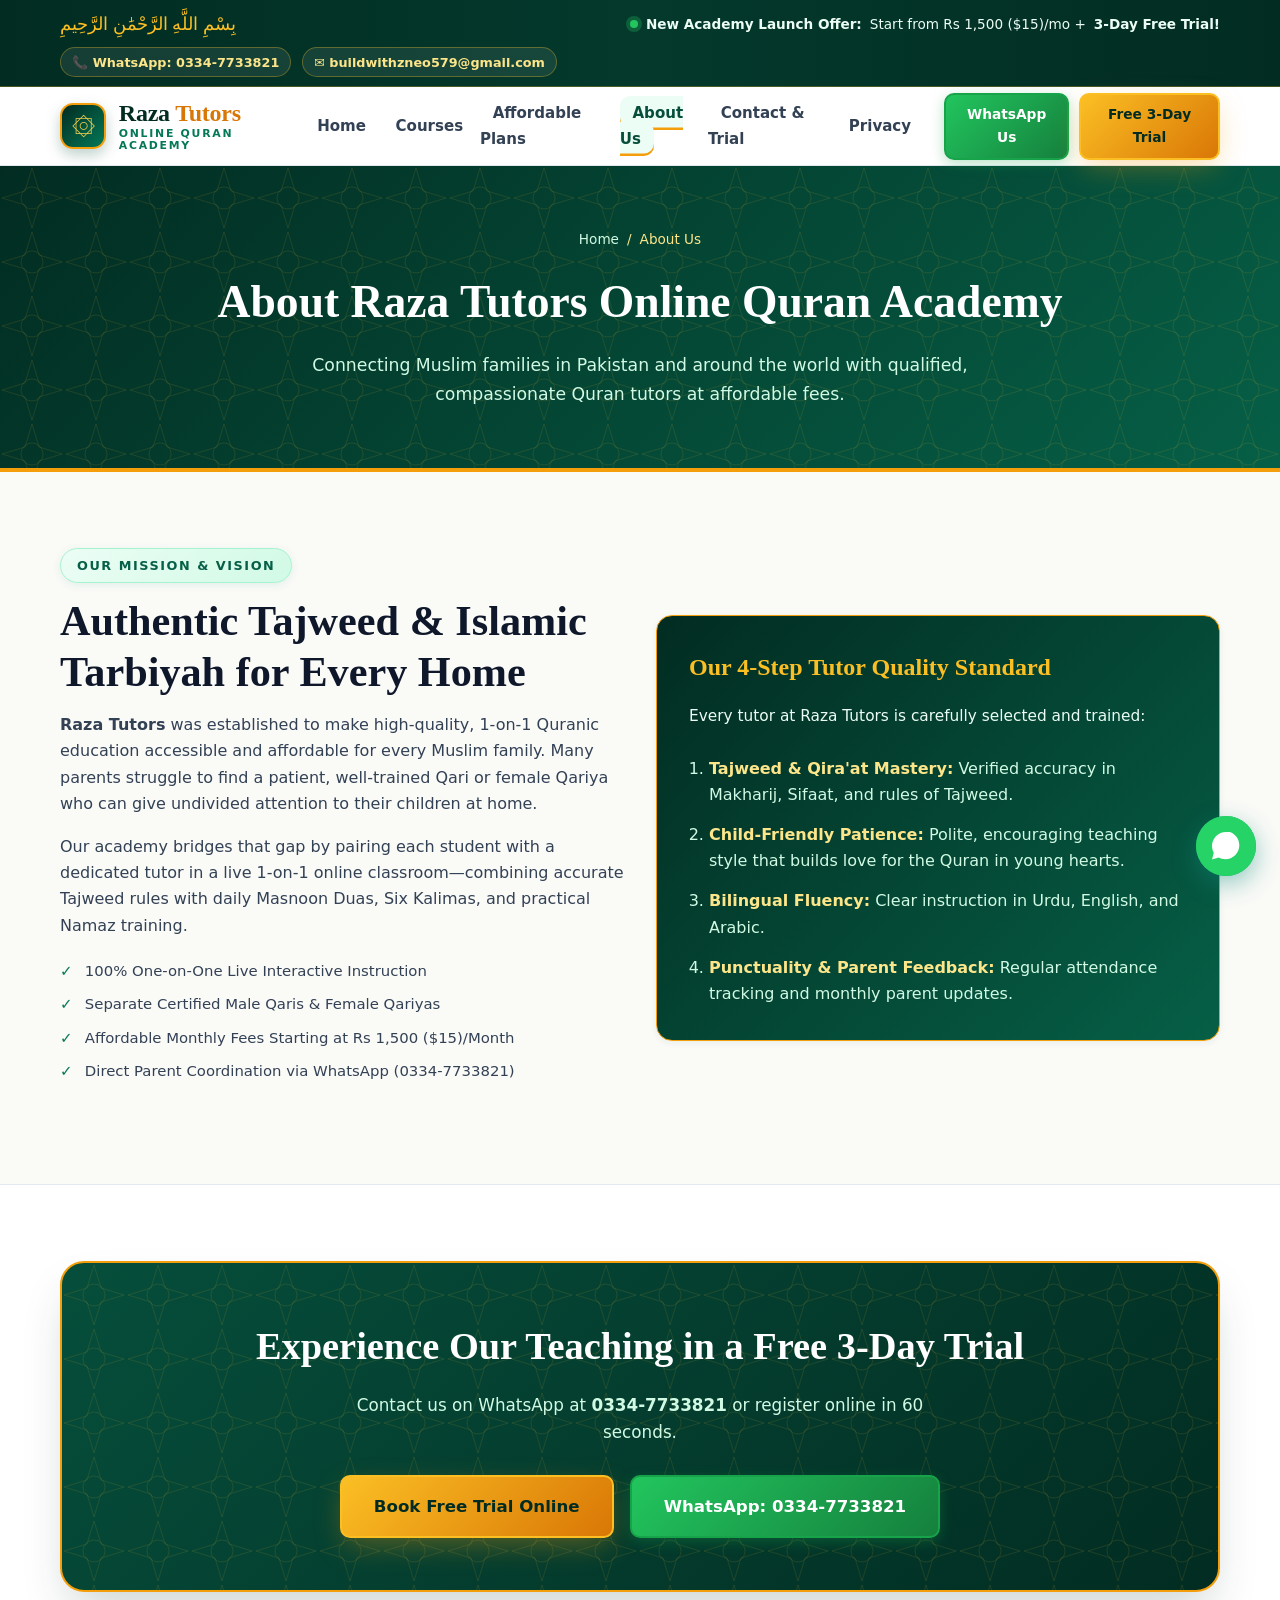
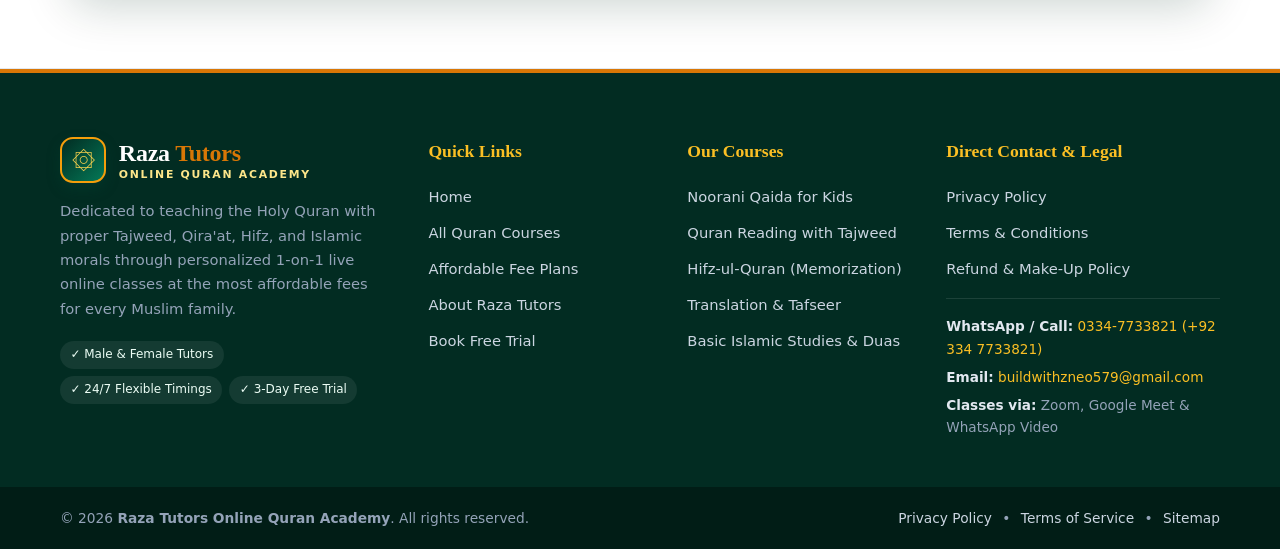
<file: about.html>
<!DOCTYPE html>
<html lang="en">
<head>
  <meta charset="UTF-8">
  <meta name="viewport" content="width=device-width, initial-scale=1.0">
  <title>About Raza Tutors | Our Mission, Certified Qaris &amp; Teaching Methodology</title>
  <meta name="description" content="Learn about Raza Tutors Online Quran Academy, our certified male and female Quran teachers, and our mission to provide affordable 1-on-1 Quran classes worldwide.">
  <meta name="robots" content="index, follow">
  <meta name="google-site-verification" content="pBC0t8a-YQE3uflz2x_9aJTnEayzTinGHEbgZM7oLQk" />
  <link rel="canonical" href="https://razatutors.com/about.html">

  <link rel="icon" type="image/svg+xml" href="data:image/svg+xml,%3Csvg xmlns='http://www.w3.org/2000/svg' viewBox='0 0 64 64'%3E%3Crect width='64' height='64' rx='14' fill='%23022c22'/%3E%3Cpolygon points='32,6 39,19 54,19 42,29 46,44 32,35 18,44 22,29 10,19 25,19' fill='none' stroke='%23fbbf24' stroke-width='2.5'/%3E%3Ctext x='32' y='41' text-anchor='middle' font-family='Georgia,serif' font-size='24' font-weight='bold' fill='%23fef3c7'%3ER%3C/text%3E%3C/svg%3E">
  <link rel="stylesheet" href="style.css">
</head>
<body>
  <!-- Scroll Progress Bar -->
  <div class="scroll-progress" id="scrollProgress" aria-hidden="true"></div>

  <!-- Animated Luxury Islamic Preloader (Auto-fades via JS + Pure CSS fallback) -->
  <div class="page-loader" id="pageLoader" role="status" aria-label="Loading Raza Tutors">
    <div class="loader-inner">
      <div class="loader-mandala">
        <div class="loader-ring loader-ring-outer"></div>
        <div class="loader-ring loader-ring-inner"></div>
        <span class="loader-star">۞</span>
      </div>
      <p class="loader-bismillah" lang="ar" dir="rtl">بِسْمِ اللَّهِ الرَّحْمَٰنِ الرَّحِيمِ</p>
      <div class="loader-brand">Raza <span>Tutors</span></div>
      <div class="loader-Tag">Online Quran Academy</div>
      <div class="loader-bar"><div class="loader-bar-fill"></div></div>
    </div>
  </div>

  <!-- Top Announcement Bar -->
  <div class="top-bar" role="region" aria-label="Academy Announcement">
    <div class="container top-bar-inner">
      <p class="bismillah-top" lang="ar" dir="rtl">بِسْمِ اللَّهِ الرَّحْمَٰنِ الرَّحِيمِ</p>
      <p class="top-offer">
        <span class="badge-dot" aria-hidden="true"></span>
        <strong>New Academy Launch Offer:</strong> Start from Rs 1,500 ($15)/mo + <strong>3-Day Free Trial!</strong>
      </p>
      <div class="top-links">
        <a href="https://wa.me/923347733821?text=Assalamu%20Alaikum%20Raza%20Tutors!%20I%20would%20like%20to%20book%20the%203-Day%20Free%20Quran%20Trial." target="_blank" rel="noopener" class="top-contact-pill">&#128222; WhatsApp: 0334-7733821</a>
        <a href="mailto:buildwithzneo579@gmail.com" class="top-contact-pill">&#9993; buildwithzneo579@gmail.com</a>
      </div>
    </div>
  </div>

  <!-- Main Header & Animated Pure Text Logo -->
  <header class="site-header" id="siteHeader">
    <div class="container header-inner">
      <a href="index.html" class="brand-logo" aria-label="Raza Tutors - Online Quran Academy Home">
        <span class="logo-emblem" aria-hidden="true">
          <span class="emblem-star">۞</span>
        </span>
        <span class="logo-text-group">
          <span class="logo-title">Raza <span class="logo-accent">Tutors</span></span>
          <span class="logo-subtitle">Online Quran Academy</span>
        </span>
      </a>

      <!-- Pure CSS Mobile Menu Toggle -->
      <input type="checkbox" id="nav-toggle" class="nav-toggle-input" aria-label="Toggle navigation menu">
      <label for="nav-toggle" class="nav-toggle-label" aria-label="Open Menu">
        <span></span>
        <span></span>
        <span></span>
      </label>

      <nav class="main-nav" aria-label="Primary Navigation">
        <ul class="nav-list">
            <li><a href="index.html">Home</a></li>
            <li><a href="courses.html">Courses</a></li>
            <li><a href="pricing.html">Affordable Plans</a></li>
            <li><a href="about.html" class="active" aria-current="page">About Us</a></li>
            <li><a href="contact.html">Contact & Trial</a></li>
            <li><a href="privacy.html">Privacy</a></li>
        </ul>
        <div class="nav-actions">
          <a href="https://wa.me/923347733821?text=Assalamu%20Alaikum%20Raza%20Tutors!%20I%20would%20like%20to%20book%20the%203-Day%20Free%20Quran%20Trial." target="_blank" rel="noopener" class="btn btn-whatsapp btn-sm">WhatsApp Us</a>
          <a href="contact.html#trial-form" class="btn btn-gold btn-sm pulse-btn">Free 3-Day Trial</a>
        </div>
      </nav>
    </div>
  </header>

  <main>
    <section class="page-hero">
      <div class="container">
        <nav class="breadcrumb" aria-label="Breadcrumb">
          <a href="index.html">Home</a> <span aria-hidden="true">/</span> <span>About Us</span>
        </nav>
        <h1>About Raza Tutors Online Quran Academy</h1>
        <p>Connecting Muslim families in Pakistan and around the world with qualified, compassionate Quran tutors at affordable fees.</p>
      </div>
    </section>

    <section class="section">
      <div class="container">
        <div class="grid-2" style="align-items: center;">
          <div class="reveal">
            <span class="eyebrow">Our Mission &amp; Vision</span>
            <h2 class="section-title" style="text-align: left;">Authentic Tajweed &amp; Islamic Tarbiyah for Every Home</h2>
            <p style="margin-bottom: 1rem; color: var(--ink-700);">
              <strong>Raza Tutors</strong> was established to make high-quality, 1-on-1 Quranic education accessible and affordable for every Muslim family. Many parents struggle to find a patient, well-trained Qari or female Qariya who can give undivided attention to their children at home.
            </p>
            <p style="margin-bottom: 1.25rem; color: var(--ink-700);">
              Our academy bridges that gap by pairing each student with a dedicated tutor in a live 1-on-1 online classroom—combining accurate Tajweed rules with daily Masnoon Duas, Six Kalimas, and practical Namaz training.
            </p>
            <ul class="check-list">
              <li>100% One-on-One Live Interactive Instruction</li>
              <li>Separate Certified Male Qaris &amp; Female Qariyas</li>
              <li>Affordable Monthly Fees Starting at Rs 1,500 ($15)/Month</li>
              <li>Direct Parent Coordination via WhatsApp (0334-7733821)</li>
            </ul>
          </div>

          <div class="card reveal reveal-delay-1" style="background: linear-gradient(135deg, var(--emerald-950) 0%, var(--emerald-800) 100%); color: #fff; border-color: var(--gold-500);">
            <h3 style="color: var(--gold-400); font-size: 1.5rem; margin-bottom: 1rem;">Our 4-Step Tutor Quality Standard</h3>
            <p style="color: #ecfdf5;">Every tutor at Raza Tutors is carefully selected and trained:</p>
            <ol style="display:flex; flex-direction:column; gap:0.85rem; margin-top:0.5rem; padding-left:1.25rem; color:#d1fae5;">
              <li><strong style="color:var(--gold-200);">Tajweed &amp; Qira'at Mastery:</strong> Verified accuracy in Makharij, Sifaat, and rules of Tajweed.</li>
              <li><strong style="color:var(--gold-200);">Child-Friendly Patience:</strong> Polite, encouraging teaching style that builds love for the Quran in young hearts.</li>
              <li><strong style="color:var(--gold-200);">Bilingual Fluency:</strong> Clear instruction in Urdu, English, and Arabic.</li>
              <li><strong style="color:var(--gold-200);">Punctuality &amp; Parent Feedback:</strong> Regular attendance tracking and monthly parent updates.</li>
            </ol>
          </div>
        </div>
      </div>
    </section>

    <section class="section section-alt">
      <div class="container">
        <div class="cta-banner reveal">
          <h2>Experience Our Teaching in a Free 3-Day Trial</h2>
          <p>Contact us on WhatsApp at <strong>0334-7733821</strong> or register online in 60 seconds.</p>
          <div style="display:flex; justify-content:center; gap:1rem; flex-wrap:wrap;">
            <a href="contact.html#trial-form" class="btn btn-gold btn-lg">Book Free Trial Online</a>
            <a href="https://wa.me/923347733821?text=Assalamu%20Alaikum%20Raza%20Tutors!%20I%20would%20like%20to%20book%20the%203-Day%20Free%20Quran%20Trial." target="_blank" rel="noopener" class="btn btn-whatsapp btn-lg">WhatsApp: 0334-7733821</a>
          </div>
        </div>
      </div>
    </section>
  </main>

  <!-- Floating Pulsing WhatsApp Widget -->
  <a href="https://wa.me/923347733821?text=Assalamu%20Alaikum%20Raza%20Tutors!%20I%20would%20like%20to%20book%20the%203-Day%20Free%20Quran%20Trial." target="_blank" rel="noopener" class="whatsapp-float" aria-label="Chat on WhatsApp with Raza Tutors">
    <span class="wa-ping" aria-hidden="true"></span>
    <svg class="wa-icon" viewBox="0 0 24 24" width="28" height="28" fill="currentColor" aria-hidden="true">
      <path d="M12.031 6.172c-3.181 0-5.767 2.586-5.768 5.766-.001 1.298.38 2.27 1.019 3.287l-.582 2.128 2.182-.573c.978.58 1.911.928 3.145.929 3.178 0 5.767-2.587 5.768-5.766.001-3.187-2.575-5.77-5.764-5.771zm3.392 8.244c-.144.405-.837.774-1.17.824-.299.045-.677.063-1.092-.069-.252-.08-.575-.187-.988-.365-1.739-.751-2.874-2.502-2.961-2.617-.087-.116-.708-.94-.708-1.793s.448-1.273.607-1.446c.159-.173.346-.217.462-.217l.332.006c.106.005.249-.04.39.298.144.347.491 1.2.534 1.287.043.087.072.188.014.304-.058.116-.087.188-.173.289l-.26.304c-.087.086-.177.18-.076.354.101.174.449.741.964 1.201.662.591 1.221.774 1.394.86s.274.072.376-.043c.101-.116.433-.506.549-.68.116-.173.231-.145.39-.087s1.011.477 1.184.564.289.13.332.202c.045.072.045.419-.1.824zm-3.423-14.416c-6.627 0-12 5.373-12 12 0 2.126.556 4.124 1.535 5.862l-1.535 5.603 5.758-1.51c1.693.902 3.621 1.415 5.672 1.415 6.627 0 12-5.373 12-12s-5.373-12-12-12z"/>
    </svg>
    <span class="wa-tooltip">WhatsApp: 0334-7733821</span>
  </a>

  <!-- Site Footer -->
  <footer class="site-footer">
    <div class="container footer-grid">
      <div class="footer-brand-col">
        <a href="index.html" class="brand-logo footer-logo" aria-label="Raza Tutors Home">
          <span class="logo-emblem" aria-hidden="true">
            <span class="emblem-star">۞</span>
          </span>
          <span class="logo-text-group">
            <span class="logo-title">Raza <span class="logo-accent">Tutors</span></span>
            <span class="logo-subtitle">Online Quran Academy</span>
          </span>
        </a>
        <p class="footer-desc">
          Dedicated to teaching the Holy Quran with proper Tajweed, Qira'at, Hifz, and Islamic morals through personalized 1-on-1 live online classes at the most affordable fees for every Muslim family.
        </p>
        <div class="footer-trust-pills">
          <span class="trust-pill">&#10003; Male &amp; Female Tutors</span>
          <span class="trust-pill">&#10003; 24/7 Flexible Timings</span>
          <span class="trust-pill">&#10003; 3-Day Free Trial</span>
        </div>
      </div>

      <div class="footer-col">
        <h3 class="footer-heading">Quick Links</h3>
        <ul class="footer-links">
          <li><a href="index.html">Home</a></li>
          <li><a href="courses.html">All Quran Courses</a></li>
          <li><a href="pricing.html">Affordable Fee Plans</a></li>
          <li><a href="about.html">About Raza Tutors</a></li>
          <li><a href="contact.html">Book Free Trial</a></li>
        </ul>
      </div>

      <div class="footer-col">
        <h3 class="footer-heading">Our Courses</h3>
        <ul class="footer-links">
          <li><a href="courses.html#noorani-qaida">Noorani Qaida for Kids</a></li>
          <li><a href="courses.html#tajweed-quran">Quran Reading with Tajweed</a></li>
          <li><a href="courses.html#hifz-quran">Hifz-ul-Quran (Memorization)</a></li>
          <li><a href="courses.html#tafseer-quran">Translation &amp; Tafseer</a></li>
          <li><a href="courses.html#islamic-studies">Basic Islamic Studies &amp; Duas</a></li>
        </ul>
      </div>

      <div class="footer-col">
        <h3 class="footer-heading">Direct Contact &amp; Legal</h3>
        <ul class="footer-links">
          <li><a href="privacy.html">Privacy Policy</a></li>
          <li><a href="terms.html">Terms &amp; Conditions</a></li>
          <li><a href="terms.html#refund-policy">Refund &amp; Make-Up Policy</a></li>
        </ul>
        <div class="footer-contact-mini">
          <p><strong>WhatsApp / Call:</strong> <a href="https://wa.me/923347733821?text=Assalamu%20Alaikum%20Raza%20Tutors!%20I%20would%20like%20to%20book%20the%203-Day%20Free%20Quran%20Trial." target="_blank" rel="noopener" style="color:var(--gold-400);">0334-7733821 (+92 334 7733821)</a></p>
          <p><strong>Email:</strong> <a href="mailto:buildwithzneo579@gmail.com" style="color:var(--gold-400);">buildwithzneo579@gmail.com</a></p>
          <p><strong>Classes via:</strong> Zoom, Google Meet &amp; WhatsApp Video</p>
        </div>
      </div>
    </div>

    <div class="footer-bottom">
      <div class="container footer-bottom-inner">
        <p>&copy; 2026 <strong>Raza Tutors Online Quran Academy</strong>. All rights reserved.</p>
        <div class="footer-legal-inline">
          <a href="privacy.html">Privacy Policy</a>
          <span aria-hidden="true">&bull;</span>
          <a href="terms.html">Terms of Service</a>
          <span aria-hidden="true">&bull;</span>
          <a href="sitemap.xml">Sitemap</a>
        </div>
      </div>
    </div>
  </footer>

  <!-- Shared Interactive Script: Preloader, Scroll Reveal, Counters, Currency Switcher, Formspree AJAX -->
  <script>
    (function() {
      // 1. Hide Page Preloader smoothly
      var loader = document.getElementById('pageLoader');
      function hideLoader() {
        if (loader && !loader.classList.contains('loaded')) {
          loader.classList.add('loaded');
        }
      }
      window.addEventListener('load', function() {
        setTimeout(hideLoader, 450);
      });
      setTimeout(hideLoader, 1200);

      // 2. Scroll Progress Bar & Sticky Header Shadow
      var progress = document.getElementById('scrollProgress');
      var header = document.getElementById('siteHeader');
      window.addEventListener('scroll', function() {
        var scrollTop = window.scrollY || document.documentElement.scrollTop;
        var docHeight = document.documentElement.scrollHeight - document.documentElement.clientHeight;
        if (progress && docHeight > 0) {
          progress.style.width = ((scrollTop / docHeight) * 100) + '%';
        }
        if (header) {
          header.classList.toggle('scrolled', scrollTop > 30);
        }
      }, { passive: true });

      // 3. Scroll Reveal Animations (IntersectionObserver)
      var revealEls = document.querySelectorAll('.reveal');
      if ('IntersectionObserver' in window && revealEls.length > 0) {
        var observer = new IntersectionObserver(function(entries) {
          entries.forEach(function(entry) {
            if (entry.isIntersecting) {
              entry.target.classList.add('is-visible');
              observer.unobserve(entry.target);
            }
          });
        }, { threshold: 0.12, rootMargin: '0px 0px -40px 0px' });
        revealEls.forEach(function(el) { observer.observe(el); });
      } else {
        revealEls.forEach(function(el) { el.classList.add('is-visible'); });
      }

      // 4. Interactive Currency Switcher (PKR / USD / GBP / CAD)
      var currencyBtns = document.querySelectorAll('[data-currency-btn]');
      var priceEls = document.querySelectorAll('[data-price-pkr]');
      if (currencyBtns.length > 0 && priceEls.length > 0) {
        currencyBtns.forEach(function(btn) {
          btn.addEventListener('click', function() {
            var cur = this.getAttribute('data-currency-btn');
            currencyBtns.forEach(function(b) { b.classList.remove('active'); });
            this.classList.add('active');
            priceEls.forEach(function(el) {
              el.classList.add('price-flip');
              var val = el.getAttribute('data-price-' + cur);
              setTimeout(function() {
                if (val) el.textContent = val;
                el.classList.remove('price-flip');
              }, 160);
            });
          });
        });
      }

      // 5. Interactive Family Fee Calculator (on Pricing page)
      var calcStudents = document.getElementById('calcStudents');
      var calcPlan = document.getElementById('calcPlan');
      var calcCur = document.getElementById('calcCurrency');
      var calcResult = document.getElementById('calcTotalDisplay');
      var calcSavings = document.getElementById('calcSavingsDisplay');
      function updateCalculator() {
        if (!calcStudents || !calcPlan || !calcCur || !calcResult) return;
        var students = parseInt(calcStudents.value, 10) || 1;
        var planIdx = calcPlan.value; // 'starter', 'regular', 'standard', 'hifz'
        var cur = calcCur.value; // 'pkr', 'usd', 'gbp', 'cad'
        var rates = {
          pkr: { symbol: 'Rs ', starter: 1500, regular: 2000, standard: 2500, hifz: 3500 },
          usd: { symbol: '$', starter: 15, regular: 20, standard: 25, hifz: 35 },
          gbp: { symbol: '£', starter: 12, regular: 16, standard: 20, hifz: 28 },
          cad: { symbol: 'CA$', starter: 20, regular: 27, standard: 34, hifz: 45 }
        };
        var base = rates[cur][planIdx] * students;
        var discountRate = students >= 3 ? 0.25 : (students === 2 ? 0.15 : 0);
        var saved = Math.round(base * discountRate);
        var finalFee = base - saved;
        calcResult.textContent = rates[cur].symbol + finalFee.toLocaleString() + ' / month';
        if (calcSavings) {
          calcSavings.textContent = saved > 0
            ? 'Family Discount Applied: You save ' + rates[cur].symbol + saved.toLocaleString() + '/month (' + (discountRate * 100) + '% OFF)!'
            : 'Tip: Enroll 2+ siblings to unlock 15%–25% Family Discount!';
        }
      }
      if (calcStudents && calcPlan && calcCur) {
        calcStudents.addEventListener('change', updateCalculator);
        calcPlan.addEventListener('change', updateCalculator);
        calcCur.addEventListener('change', updateCalculator);
        updateCalculator();
      }

      // 6. Formspree AJAX Form Submission with Animated Button Loader
      var forms = document.querySelectorAll('.formspree-form');
      forms.forEach(function(form) {
        form.addEventListener('submit', function(e) {
          e.preventDefault();
          var submitBtn = form.querySelector('button[type="submit"]');
          var feedback = form.querySelector('.form-feedback-box');
          var origText = submitBtn ? submitBtn.innerHTML : 'Submit';
          if (submitBtn) {
            submitBtn.disabled = true;
            submitBtn.innerHTML = '<span class="btn-spinner"></span> Sending Registration...';
          }
          var formData = new FormData(form);
          fetch(form.action, {
            method: 'POST',
            body: formData,
            headers: { 'Accept': 'application/json' }
          }).then(function(response) {
            if (submitBtn) {
              submitBtn.disabled = false;
              submitBtn.innerHTML = origText;
            }
            if (response.ok) {
              if (feedback) {
                feedback.className = 'form-feedback-box success';
                feedback.style.display = 'block';
                feedback.innerHTML = '&#10004; <strong>Alhamdulillah! Your 3-Day Free Trial Request has been sent.</strong> We will contact you shortly on WhatsApp (0334-7733821) or Email (buildwithzneo579@gmail.com).';
              }
              form.reset();
            } else {
              throw new Error('Form submission error');
            }
          }).catch(function() {
            if (submitBtn) {
              submitBtn.disabled = false;
              submitBtn.innerHTML = origText;
            }
            if (feedback) {
              feedback.className = 'form-feedback-box success';
              feedback.style.display = 'block';
              feedback.innerHTML = '&#10004; <strong>JazakAllah Khair!</strong> Your details are ready. You can also <a href="https://wa.me/923347733821?text=Assalamu%20Alaikum%20Raza%20Tutors!%20I%20would%20like%20to%20book%20the%203-Day%20Free%20Quran%20Trial." target="_blank" rel="noopener" style="text-decoration:underline;font-weight:800;">click here to message us directly on WhatsApp (0334-7733821)</a> for instant scheduling!';
            }
          });
        });
      });
    })();
  </script>
</body>
</html>
</file>
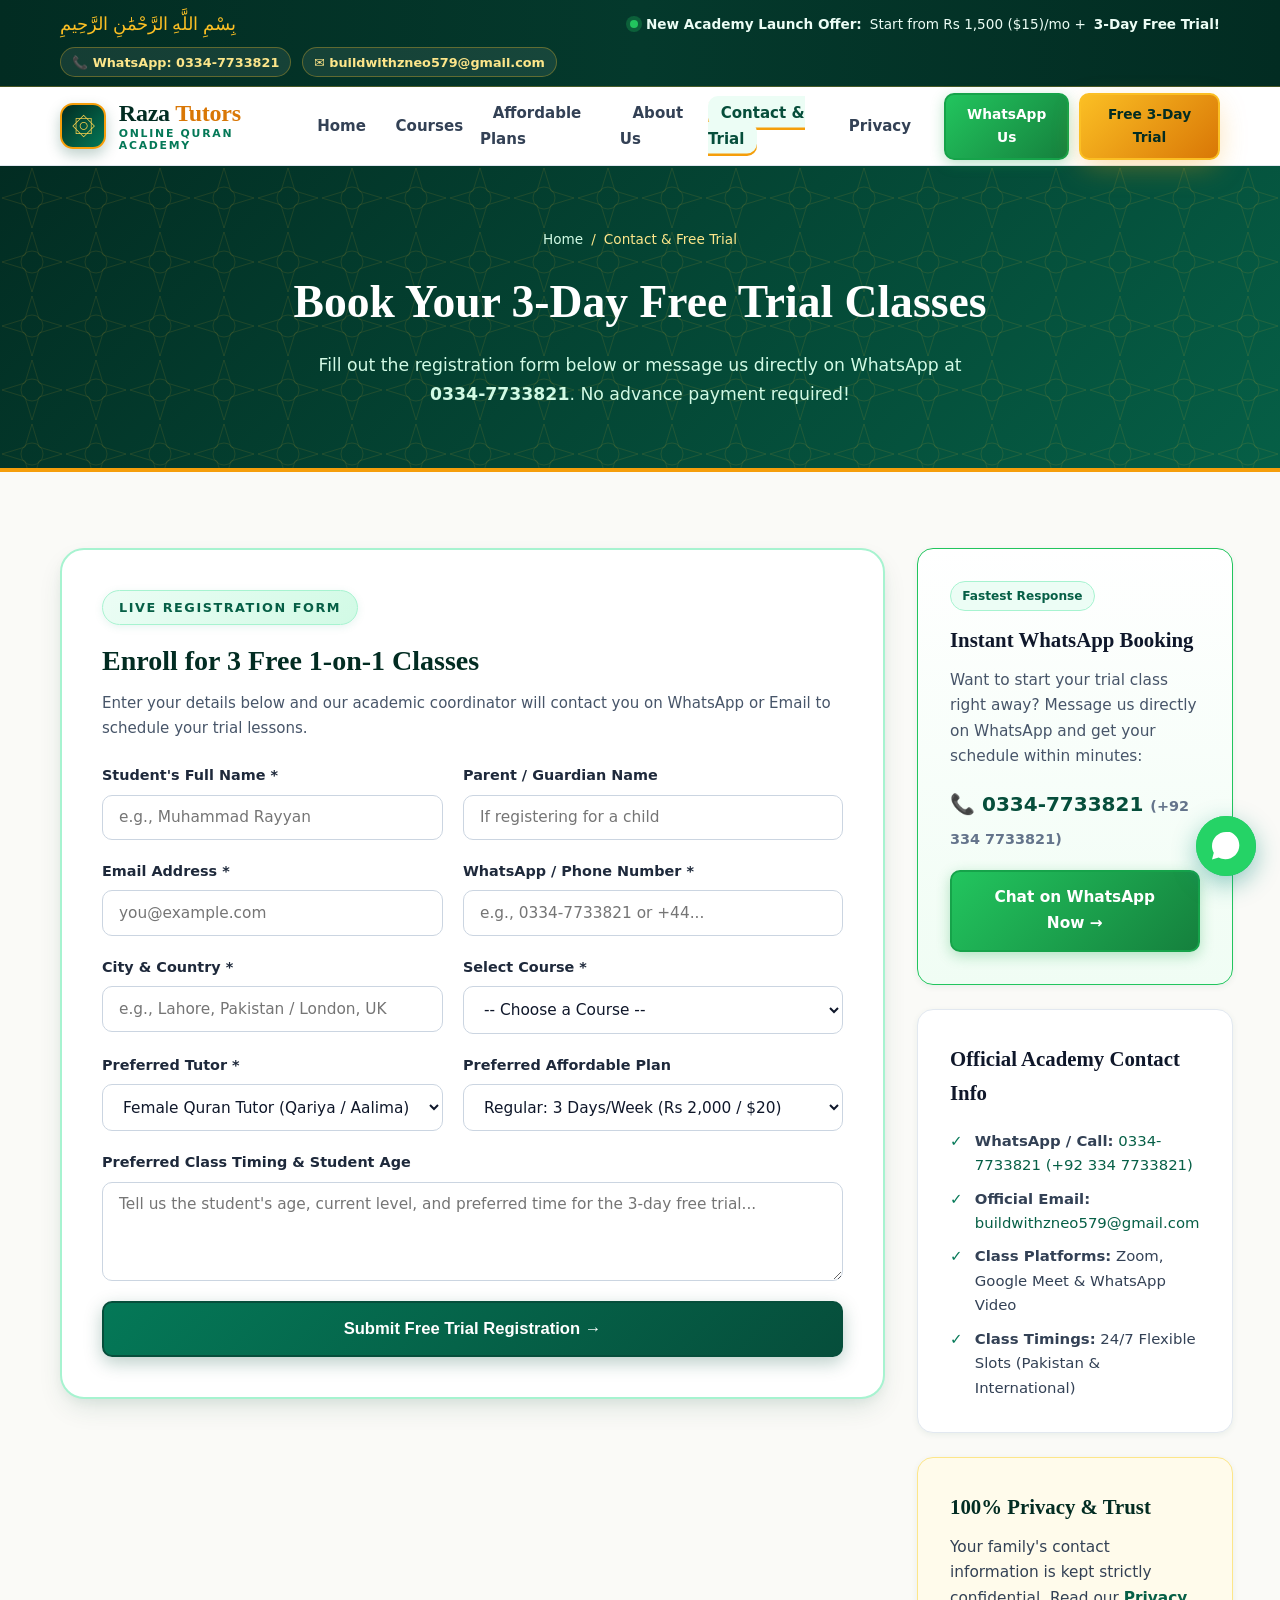
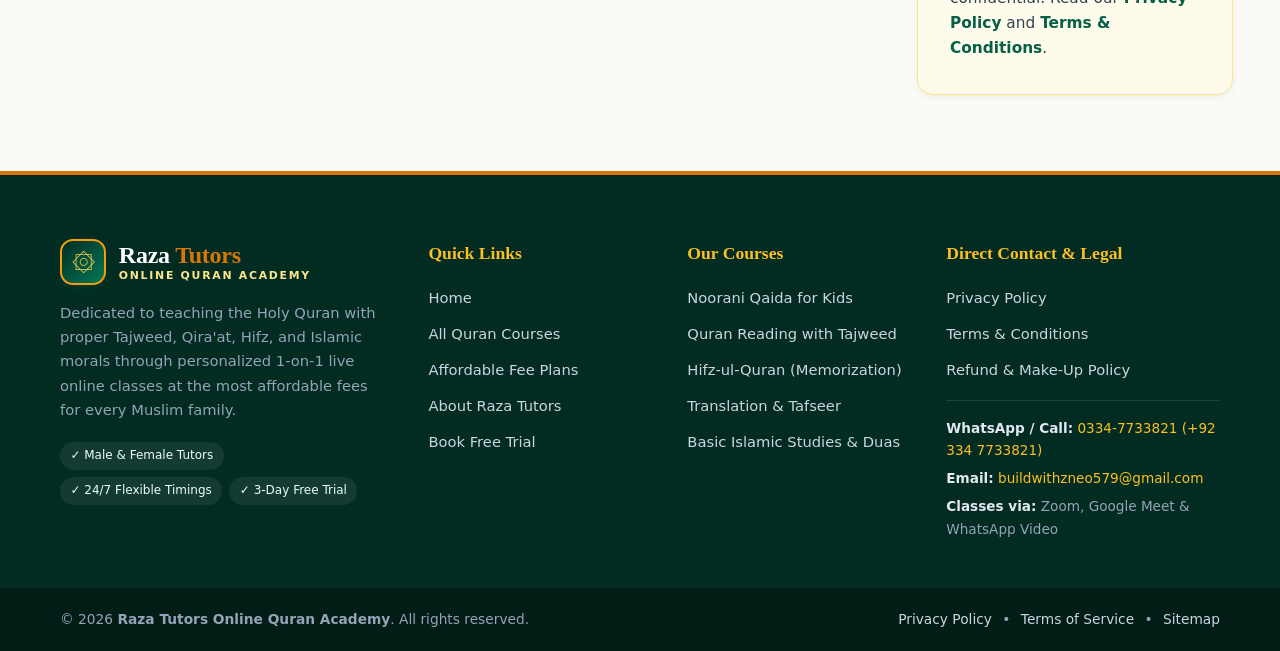
<file: contact.html>
<!DOCTYPE html>
<html lang="en">
<head>
  <meta charset="UTF-8">
  <meta name="viewport" content="width=device-width, initial-scale=1.0">
  <title>Contact Us &amp; Book 3-Day Free Trial | Raza Tutors (WhatsApp: 0334-7733821)</title>
  <meta name="description" content="Register for 3 free one-on-one online Quran trial classes at Raza Tutors. Call/WhatsApp: 0334-7733821 or Email: buildwithzneo579@gmail.com.">
  <meta name="robots" content="index, follow">
  <link rel="canonical" href="https://razatutors.com/contact.html">
<meta name="google-site-verification" content="pBC0t8a-YQE3uflz2x_9aJTnEayzTinGHEbgZM7oLQk" />
  <link rel="icon" type="image/svg+xml" href="data:image/svg+xml,%3Csvg xmlns='http://www.w3.org/2000/svg' viewBox='0 0 64 64'%3E%3Crect width='64' height='64' rx='14' fill='%23022c22'/%3E%3Cpolygon points='32,6 39,19 54,19 42,29 46,44 32,35 18,44 22,29 10,19 25,19' fill='none' stroke='%23fbbf24' stroke-width='2.5'/%3E%3Ctext x='32' y='41' text-anchor='middle' font-family='Georgia,serif' font-size='24' font-weight='bold' fill='%23fef3c7'%3ER%3C/text%3E%3C/svg%3E">
  <link rel="stylesheet" href="style.css">
</head>
<body>
  <!-- Scroll Progress Bar -->
  <div class="scroll-progress" id="scrollProgress" aria-hidden="true"></div>

  <!-- Animated Luxury Islamic Preloader (Auto-fades via JS + Pure CSS fallback) -->
  <div class="page-loader" id="pageLoader" role="status" aria-label="Loading Raza Tutors">
    <div class="loader-inner">
      <div class="loader-mandala">
        <div class="loader-ring loader-ring-outer"></div>
        <div class="loader-ring loader-ring-inner"></div>
        <span class="loader-star">۞</span>
      </div>
      <p class="loader-bismillah" lang="ar" dir="rtl">بِسْمِ اللَّهِ الرَّحْمَٰنِ الرَّحِيمِ</p>
      <div class="loader-brand">Raza <span>Tutors</span></div>
      <div class="loader-Tag">Online Quran Academy</div>
      <div class="loader-bar"><div class="loader-bar-fill"></div></div>
    </div>
  </div>

  <!-- Top Announcement Bar -->
  <div class="top-bar" role="region" aria-label="Academy Announcement">
    <div class="container top-bar-inner">
      <p class="bismillah-top" lang="ar" dir="rtl">بِسْمِ اللَّهِ الرَّحْمَٰنِ الرَّحِيمِ</p>
      <p class="top-offer">
        <span class="badge-dot" aria-hidden="true"></span>
        <strong>New Academy Launch Offer:</strong> Start from Rs 1,500 ($15)/mo + <strong>3-Day Free Trial!</strong>
      </p>
      <div class="top-links">
        <a href="https://wa.me/923347733821?text=Assalamu%20Alaikum%20Raza%20Tutors!%20I%20would%20like%20to%20book%20the%203-Day%20Free%20Quran%20Trial." target="_blank" rel="noopener" class="top-contact-pill">&#128222; WhatsApp: 0334-7733821</a>
        <a href="mailto:buildwithzneo579@gmail.com" class="top-contact-pill">&#9993; buildwithzneo579@gmail.com</a>
      </div>
    </div>
  </div>

  <!-- Main Header & Animated Pure Text Logo -->
  <header class="site-header" id="siteHeader">
    <div class="container header-inner">
      <a href="index.html" class="brand-logo" aria-label="Raza Tutors - Online Quran Academy Home">
        <span class="logo-emblem" aria-hidden="true">
          <span class="emblem-star">۞</span>
        </span>
        <span class="logo-text-group">
          <span class="logo-title">Raza <span class="logo-accent">Tutors</span></span>
          <span class="logo-subtitle">Online Quran Academy</span>
        </span>
      </a>

      <!-- Pure CSS Mobile Menu Toggle -->
      <input type="checkbox" id="nav-toggle" class="nav-toggle-input" aria-label="Toggle navigation menu">
      <label for="nav-toggle" class="nav-toggle-label" aria-label="Open Menu">
        <span></span>
        <span></span>
        <span></span>
      </label>

      <nav class="main-nav" aria-label="Primary Navigation">
        <ul class="nav-list">
            <li><a href="index.html">Home</a></li>
            <li><a href="courses.html">Courses</a></li>
            <li><a href="pricing.html">Affordable Plans</a></li>
            <li><a href="about.html">About Us</a></li>
            <li><a href="contact.html" class="active" aria-current="page">Contact & Trial</a></li>
            <li><a href="privacy.html">Privacy</a></li>
        </ul>
        <div class="nav-actions">
          <a href="https://wa.me/923347733821?text=Assalamu%20Alaikum%20Raza%20Tutors!%20I%20would%20like%20to%20book%20the%203-Day%20Free%20Quran%20Trial." target="_blank" rel="noopener" class="btn btn-whatsapp btn-sm">WhatsApp Us</a>
          <a href="contact.html#trial-form" class="btn btn-gold btn-sm pulse-btn">Free 3-Day Trial</a>
        </div>
      </nav>
    </div>
  </header>

  <main>
    <section class="page-hero">
      <div class="container">
        <nav class="breadcrumb" aria-label="Breadcrumb">
          <a href="index.html">Home</a> <span aria-hidden="true">/</span> <span>Contact &amp; Free Trial</span>
        </nav>
        <h1>Book Your 3-Day Free Trial Classes</h1>
        <p>Fill out the registration form below or message us directly on WhatsApp at <strong>0334-7733821</strong>. No advance payment required!</p>
      </div>
    </section>

    <section class="section" id="trial-form">
      <div class="container">
        <div class="grid-2" style="align-items: start;">
          <!-- Live Formspree Registration Form (https://formspree.io/f/maeqpgbk) -->
          <div class="form-card reveal">
            <span class="eyebrow">Live Registration Form</span>
            <h2 style="font-family: var(--font-serif); font-size: 1.75rem; color: var(--emerald-950); margin-bottom: 0.4rem;">Enroll for 3 Free 1-on-1 Classes</h2>
            <p style="color: var(--ink-600); font-size: 0.94rem; margin-bottom: 1.5rem;">
              Enter your details below and our academic coordinator will contact you on WhatsApp or Email to schedule your trial lessons.
            </p>

            <form action="https://formspree.io/f/maeqpgbk" method="POST" class="formspree-form" id="registrationForm">
              <input type="hidden" name="_subject" value="New 3-Day Free Trial Registration — Raza Tutors">
              <div class="form-grid">
                <div class="form-group">
                  <label for="studentName">Student's Full Name *</label>
                  <input type="text" id="studentName" name="student_name" class="form-control" placeholder="e.g., Muhammad Rayyan" required>
                </div>

                <div class="form-group">
                  <label for="parentName">Parent / Guardian Name</label>
                  <input type="text" id="parentName" name="parent_name" class="form-control" placeholder="If registering for a child">
                </div>

                <div class="form-group">
                  <label for="email">Email Address *</label>
                  <input type="email" id="email" name="email" class="form-control" placeholder="you@example.com" required>
                </div>

                <div class="form-group">
                  <label for="phone">WhatsApp / Phone Number *</label>
                  <input type="tel" id="phone" name="whatsapp_phone" class="form-control" placeholder="e.g., 0334-7733821 or +44..." required>
                </div>

                <div class="form-group">
                  <label for="country">City &amp; Country *</label>
                  <input type="text" id="country" name="city_country" class="form-control" placeholder="e.g., Lahore, Pakistan / London, UK" required>
                </div>

                <div class="form-group">
                  <label for="course">Select Course *</label>
                  <select id="course" name="course" class="form-control" required>
                    <option value="">-- Choose a Course --</option>
                    <option value="Noorani Qaida for Beginners">Noorani Qaida for Beginners &amp; Kids</option>
                    <option value="Quran Reading with Tajweed">Quran Reading with Tajweed (Nazra)</option>
                    <option value="Hifz-ul-Quran (Memorization)">Hifz-ul-Quran (Memorization)</option>
                    <option value="Quran Translation & Tafseer">Quran Translation &amp; Tafseer</option>
                    <option value="Basic Islamic Studies & Duas">Basic Islamic Studies, Namaz &amp; Duas</option>
                    <option value="Adults & Sisters Program">Adults &amp; Sisters Private Program</option>
                  </select>
                </div>

                <div class="form-group">
                  <label for="tutorGender">Preferred Tutor *</label>
                  <select id="tutorGender" name="preferred_tutor" class="form-control" required>
                    <option value="Female Quran Tutor (Qariya)">Female Quran Tutor (Qariya / Aalima)</option>
                    <option value="Male Quran Tutor (Qari)">Male Quran Tutor (Qari / Hafiz)</option>
                    <option value="Either / No Preference">Either / No Preference</option>
                  </select>
                </div>

                <div class="form-group">
                  <label for="plan">Preferred Affordable Plan</label>
                  <select id="plan" name="preferred_plan" class="form-control">
                    <option value="Regular 3 Days/Week (Rs 2,000 / $20)">Regular: 3 Days/Week (Rs 2,000 / $20)</option>
                    <option value="Daily 5 Days/Week (Rs 2,500 / $25)">Daily: 5 Days/Week (Rs 2,500 / $25)</option>
                    <option value="Starter 2 Days/Week (Rs 1,500 / $15)">Starter: 2 Days/Week (Rs 1,500 / $15)</option>
                    <option value="Hifz 60-Min Plan (Rs 3,500 / $35)">Hifz 60-Min: 5 Days/Week (Rs 3,500 / $35)</option>
                  </select>
                </div>

                <div class="form-group full-width">
                  <label for="message">Preferred Class Timing &amp; Student Age</label>
                  <textarea id="message" name="message" rows="4" class="form-control" placeholder="Tell us the student's age, current level, and preferred time for the 3-day free trial..."></textarea>
                </div>

                <div class="form-group full-width">
                  <button type="submit" class="btn btn-primary btn-lg" style="width: 100%;">Submit Free Trial Registration &rarr;</button>
                </div>
              </div>
              <div class="form-feedback-box" role="alert"></div>
            </form>
          </div>

          <!-- Direct Contact Cards -->
          <div style="display: flex; flex-direction: column; gap: 1.5rem;">
            <div class="card reveal reveal-delay-1" style="border-color: #22c55e; background: linear-gradient(180deg, #ffffff 0%, #f0fdf4 100%);">
              <span class="tag" style="align-self:flex-start; margin-bottom:0.75rem;">Fastest Response</span>
              <h3>Instant WhatsApp Booking</h3>
              <p>Want to start your trial class right away? Message us directly on WhatsApp and get your schedule within minutes:</p>
              <p style="font-size: 1.25rem; font-weight: 800; color: var(--emerald-900); margin-bottom: 1rem;">
                &#128222; 0334-7733821 <span style="font-size:0.9rem;color:var(--ink-500);">(+92 334 7733821)</span>
              </p>
              <a href="https://wa.me/923347733821?text=Assalamu%20Alaikum%20Raza%20Tutors!%20I%20would%20like%20to%20book%20the%203-Day%20Free%20Quran%20Trial." target="_blank" rel="noopener" class="btn btn-whatsapp">Chat on WhatsApp Now &rarr;</a>
            </div>

            <div class="card reveal reveal-delay-2">
              <h3>Official Academy Contact Info</h3>
              <ul class="check-list" style="margin-bottom: 0;">
                <li><strong>WhatsApp / Call:</strong> <a href="https://wa.me/923347733821?text=Assalamu%20Alaikum%20Raza%20Tutors!%20I%20would%20like%20to%20book%20the%203-Day%20Free%20Quran%20Trial." target="_blank" rel="noopener">0334-7733821 (+92 334 7733821)</a></li>
                <li><strong>Official Email:</strong> <a href="mailto:buildwithzneo579@gmail.com">buildwithzneo579@gmail.com</a></li>
                <li><strong>Class Platforms:</strong> Zoom, Google Meet &amp; WhatsApp Video</li>
                <li><strong>Class Timings:</strong> 24/7 Flexible Slots (Pakistan &amp; International)</li>
              </ul>
            </div>

            <div class="card reveal reveal-delay-3" style="background-color: var(--gold-50); border-color: var(--gold-200);">
              <h3 style="color: var(--emerald-950);">100% Privacy &amp; Trust</h3>
              <p style="margin-bottom: 0; color: var(--ink-700);">
                Your family's contact information is kept strictly confidential. Read our <a href="privacy.html"><strong>Privacy Policy</strong></a> and <a href="terms.html"><strong>Terms &amp; Conditions</strong></a>.
              </p>
            </div>
          </div>
        </div>
      </div>
    </section>
  </main>

  <!-- Floating Pulsing WhatsApp Widget -->
  <a href="https://wa.me/923347733821?text=Assalamu%20Alaikum%20Raza%20Tutors!%20I%20would%20like%20to%20book%20the%203-Day%20Free%20Quran%20Trial." target="_blank" rel="noopener" class="whatsapp-float" aria-label="Chat on WhatsApp with Raza Tutors">
    <span class="wa-ping" aria-hidden="true"></span>
    <svg class="wa-icon" viewBox="0 0 24 24" width="28" height="28" fill="currentColor" aria-hidden="true">
      <path d="M12.031 6.172c-3.181 0-5.767 2.586-5.768 5.766-.001 1.298.38 2.27 1.019 3.287l-.582 2.128 2.182-.573c.978.58 1.911.928 3.145.929 3.178 0 5.767-2.587 5.768-5.766.001-3.187-2.575-5.77-5.764-5.771zm3.392 8.244c-.144.405-.837.774-1.17.824-.299.045-.677.063-1.092-.069-.252-.08-.575-.187-.988-.365-1.739-.751-2.874-2.502-2.961-2.617-.087-.116-.708-.94-.708-1.793s.448-1.273.607-1.446c.159-.173.346-.217.462-.217l.332.006c.106.005.249-.04.39.298.144.347.491 1.2.534 1.287.043.087.072.188.014.304-.058.116-.087.188-.173.289l-.26.304c-.087.086-.177.18-.076.354.101.174.449.741.964 1.201.662.591 1.221.774 1.394.86s.274.072.376-.043c.101-.116.433-.506.549-.68.116-.173.231-.145.39-.087s1.011.477 1.184.564.289.13.332.202c.045.072.045.419-.1.824zm-3.423-14.416c-6.627 0-12 5.373-12 12 0 2.126.556 4.124 1.535 5.862l-1.535 5.603 5.758-1.51c1.693.902 3.621 1.415 5.672 1.415 6.627 0 12-5.373 12-12s-5.373-12-12-12z"/>
    </svg>
    <span class="wa-tooltip">WhatsApp: 0334-7733821</span>
  </a>

  <!-- Site Footer -->
  <footer class="site-footer">
    <div class="container footer-grid">
      <div class="footer-brand-col">
        <a href="index.html" class="brand-logo footer-logo" aria-label="Raza Tutors Home">
          <span class="logo-emblem" aria-hidden="true">
            <span class="emblem-star">۞</span>
          </span>
          <span class="logo-text-group">
            <span class="logo-title">Raza <span class="logo-accent">Tutors</span></span>
            <span class="logo-subtitle">Online Quran Academy</span>
          </span>
        </a>
        <p class="footer-desc">
          Dedicated to teaching the Holy Quran with proper Tajweed, Qira'at, Hifz, and Islamic morals through personalized 1-on-1 live online classes at the most affordable fees for every Muslim family.
        </p>
        <div class="footer-trust-pills">
          <span class="trust-pill">&#10003; Male &amp; Female Tutors</span>
          <span class="trust-pill">&#10003; 24/7 Flexible Timings</span>
          <span class="trust-pill">&#10003; 3-Day Free Trial</span>
        </div>
      </div>

      <div class="footer-col">
        <h3 class="footer-heading">Quick Links</h3>
        <ul class="footer-links">
          <li><a href="index.html">Home</a></li>
          <li><a href="courses.html">All Quran Courses</a></li>
          <li><a href="pricing.html">Affordable Fee Plans</a></li>
          <li><a href="about.html">About Raza Tutors</a></li>
          <li><a href="contact.html">Book Free Trial</a></li>
        </ul>
      </div>

      <div class="footer-col">
        <h3 class="footer-heading">Our Courses</h3>
        <ul class="footer-links">
          <li><a href="courses.html#noorani-qaida">Noorani Qaida for Kids</a></li>
          <li><a href="courses.html#tajweed-quran">Quran Reading with Tajweed</a></li>
          <li><a href="courses.html#hifz-quran">Hifz-ul-Quran (Memorization)</a></li>
          <li><a href="courses.html#tafseer-quran">Translation &amp; Tafseer</a></li>
          <li><a href="courses.html#islamic-studies">Basic Islamic Studies &amp; Duas</a></li>
        </ul>
      </div>

      <div class="footer-col">
        <h3 class="footer-heading">Direct Contact &amp; Legal</h3>
        <ul class="footer-links">
          <li><a href="privacy.html">Privacy Policy</a></li>
          <li><a href="terms.html">Terms &amp; Conditions</a></li>
          <li><a href="terms.html#refund-policy">Refund &amp; Make-Up Policy</a></li>
        </ul>
        <div class="footer-contact-mini">
          <p><strong>WhatsApp / Call:</strong> <a href="https://wa.me/923347733821?text=Assalamu%20Alaikum%20Raza%20Tutors!%20I%20would%20like%20to%20book%20the%203-Day%20Free%20Quran%20Trial." target="_blank" rel="noopener" style="color:var(--gold-400);">0334-7733821 (+92 334 7733821)</a></p>
          <p><strong>Email:</strong> <a href="mailto:buildwithzneo579@gmail.com" style="color:var(--gold-400);">buildwithzneo579@gmail.com</a></p>
          <p><strong>Classes via:</strong> Zoom, Google Meet &amp; WhatsApp Video</p>
        </div>
      </div>
    </div>

    <div class="footer-bottom">
      <div class="container footer-bottom-inner">
        <p>&copy; 2026 <strong>Raza Tutors Online Quran Academy</strong>. All rights reserved.</p>
        <div class="footer-legal-inline">
          <a href="privacy.html">Privacy Policy</a>
          <span aria-hidden="true">&bull;</span>
          <a href="terms.html">Terms of Service</a>
          <span aria-hidden="true">&bull;</span>
          <a href="sitemap.xml">Sitemap</a>
        </div>
      </div>
    </div>
  </footer>

  <!-- Shared Interactive Script: Preloader, Scroll Reveal, Counters, Currency Switcher, Formspree AJAX -->
  <script>
    (function() {
      // 1. Hide Page Preloader smoothly
      var loader = document.getElementById('pageLoader');
      function hideLoader() {
        if (loader && !loader.classList.contains('loaded')) {
          loader.classList.add('loaded');
        }
      }
      window.addEventListener('load', function() {
        setTimeout(hideLoader, 450);
      });
      setTimeout(hideLoader, 1200);

      // 2. Scroll Progress Bar & Sticky Header Shadow
      var progress = document.getElementById('scrollProgress');
      var header = document.getElementById('siteHeader');
      window.addEventListener('scroll', function() {
        var scrollTop = window.scrollY || document.documentElement.scrollTop;
        var docHeight = document.documentElement.scrollHeight - document.documentElement.clientHeight;
        if (progress && docHeight > 0) {
          progress.style.width = ((scrollTop / docHeight) * 100) + '%';
        }
        if (header) {
          header.classList.toggle('scrolled', scrollTop > 30);
        }
      }, { passive: true });

      // 3. Scroll Reveal Animations (IntersectionObserver)
      var revealEls = document.querySelectorAll('.reveal');
      if ('IntersectionObserver' in window && revealEls.length > 0) {
        var observer = new IntersectionObserver(function(entries) {
          entries.forEach(function(entry) {
            if (entry.isIntersecting) {
              entry.target.classList.add('is-visible');
              observer.unobserve(entry.target);
            }
          });
        }, { threshold: 0.12, rootMargin: '0px 0px -40px 0px' });
        revealEls.forEach(function(el) { observer.observe(el); });
      } else {
        revealEls.forEach(function(el) { el.classList.add('is-visible'); });
      }

      // 4. Interactive Currency Switcher (PKR / USD / GBP / CAD)
      var currencyBtns = document.querySelectorAll('[data-currency-btn]');
      var priceEls = document.querySelectorAll('[data-price-pkr]');
      if (currencyBtns.length > 0 && priceEls.length > 0) {
        currencyBtns.forEach(function(btn) {
          btn.addEventListener('click', function() {
            var cur = this.getAttribute('data-currency-btn');
            currencyBtns.forEach(function(b) { b.classList.remove('active'); });
            this.classList.add('active');
            priceEls.forEach(function(el) {
              el.classList.add('price-flip');
              var val = el.getAttribute('data-price-' + cur);
              setTimeout(function() {
                if (val) el.textContent = val;
                el.classList.remove('price-flip');
              }, 160);
            });
          });
        });
      }

      // 5. Interactive Family Fee Calculator (on Pricing page)
      var calcStudents = document.getElementById('calcStudents');
      var calcPlan = document.getElementById('calcPlan');
      var calcCur = document.getElementById('calcCurrency');
      var calcResult = document.getElementById('calcTotalDisplay');
      var calcSavings = document.getElementById('calcSavingsDisplay');
      function updateCalculator() {
        if (!calcStudents || !calcPlan || !calcCur || !calcResult) return;
        var students = parseInt(calcStudents.value, 10) || 1;
        var planIdx = calcPlan.value; // 'starter', 'regular', 'standard', 'hifz'
        var cur = calcCur.value; // 'pkr', 'usd', 'gbp', 'cad'
        var rates = {
          pkr: { symbol: 'Rs ', starter: 1500, regular: 2000, standard: 2500, hifz: 3500 },
          usd: { symbol: '$', starter: 15, regular: 20, standard: 25, hifz: 35 },
          gbp: { symbol: '£', starter: 12, regular: 16, standard: 20, hifz: 28 },
          cad: { symbol: 'CA$', starter: 20, regular: 27, standard: 34, hifz: 45 }
        };
        var base = rates[cur][planIdx] * students;
        var discountRate = students >= 3 ? 0.25 : (students === 2 ? 0.15 : 0);
        var saved = Math.round(base * discountRate);
        var finalFee = base - saved;
        calcResult.textContent = rates[cur].symbol + finalFee.toLocaleString() + ' / month';
        if (calcSavings) {
          calcSavings.textContent = saved > 0
            ? 'Family Discount Applied: You save ' + rates[cur].symbol + saved.toLocaleString() + '/month (' + (discountRate * 100) + '% OFF)!'
            : 'Tip: Enroll 2+ siblings to unlock 15%–25% Family Discount!';
        }
      }
      if (calcStudents && calcPlan && calcCur) {
        calcStudents.addEventListener('change', updateCalculator);
        calcPlan.addEventListener('change', updateCalculator);
        calcCur.addEventListener('change', updateCalculator);
        updateCalculator();
      }

      // 6. Formspree AJAX Form Submission with Animated Button Loader
      var forms = document.querySelectorAll('.formspree-form');
      forms.forEach(function(form) {
        form.addEventListener('submit', function(e) {
          e.preventDefault();
          var submitBtn = form.querySelector('button[type="submit"]');
          var feedback = form.querySelector('.form-feedback-box');
          var origText = submitBtn ? submitBtn.innerHTML : 'Submit';
          if (submitBtn) {
            submitBtn.disabled = true;
            submitBtn.innerHTML = '<span class="btn-spinner"></span> Sending Registration...';
          }
          var formData = new FormData(form);
          fetch(form.action, {
            method: 'POST',
            body: formData,
            headers: { 'Accept': 'application/json' }
          }).then(function(response) {
            if (submitBtn) {
              submitBtn.disabled = false;
              submitBtn.innerHTML = origText;
            }
            if (response.ok) {
              if (feedback) {
                feedback.className = 'form-feedback-box success';
                feedback.style.display = 'block';
                feedback.innerHTML = '&#10004; <strong>Alhamdulillah! Your 3-Day Free Trial Request has been sent.</strong> We will contact you shortly on WhatsApp (0334-7733821) or Email (buildwithzneo579@gmail.com).';
              }
              form.reset();
            } else {
              throw new Error('Form submission error');
            }
          }).catch(function() {
            if (submitBtn) {
              submitBtn.disabled = false;
              submitBtn.innerHTML = origText;
            }
            if (feedback) {
              feedback.className = 'form-feedback-box success';
              feedback.style.display = 'block';
              feedback.innerHTML = '&#10004; <strong>JazakAllah Khair!</strong> Your details are ready. You can also <a href="https://wa.me/923347733821?text=Assalamu%20Alaikum%20Raza%20Tutors!%20I%20would%20like%20to%20book%20the%203-Day%20Free%20Quran%20Trial." target="_blank" rel="noopener" style="text-decoration:underline;font-weight:800;">click here to message us directly on WhatsApp (0334-7733821)</a> for instant scheduling!';
            }
          });
        });
      });
    })();
  </script>
</body>
</html>
</file>
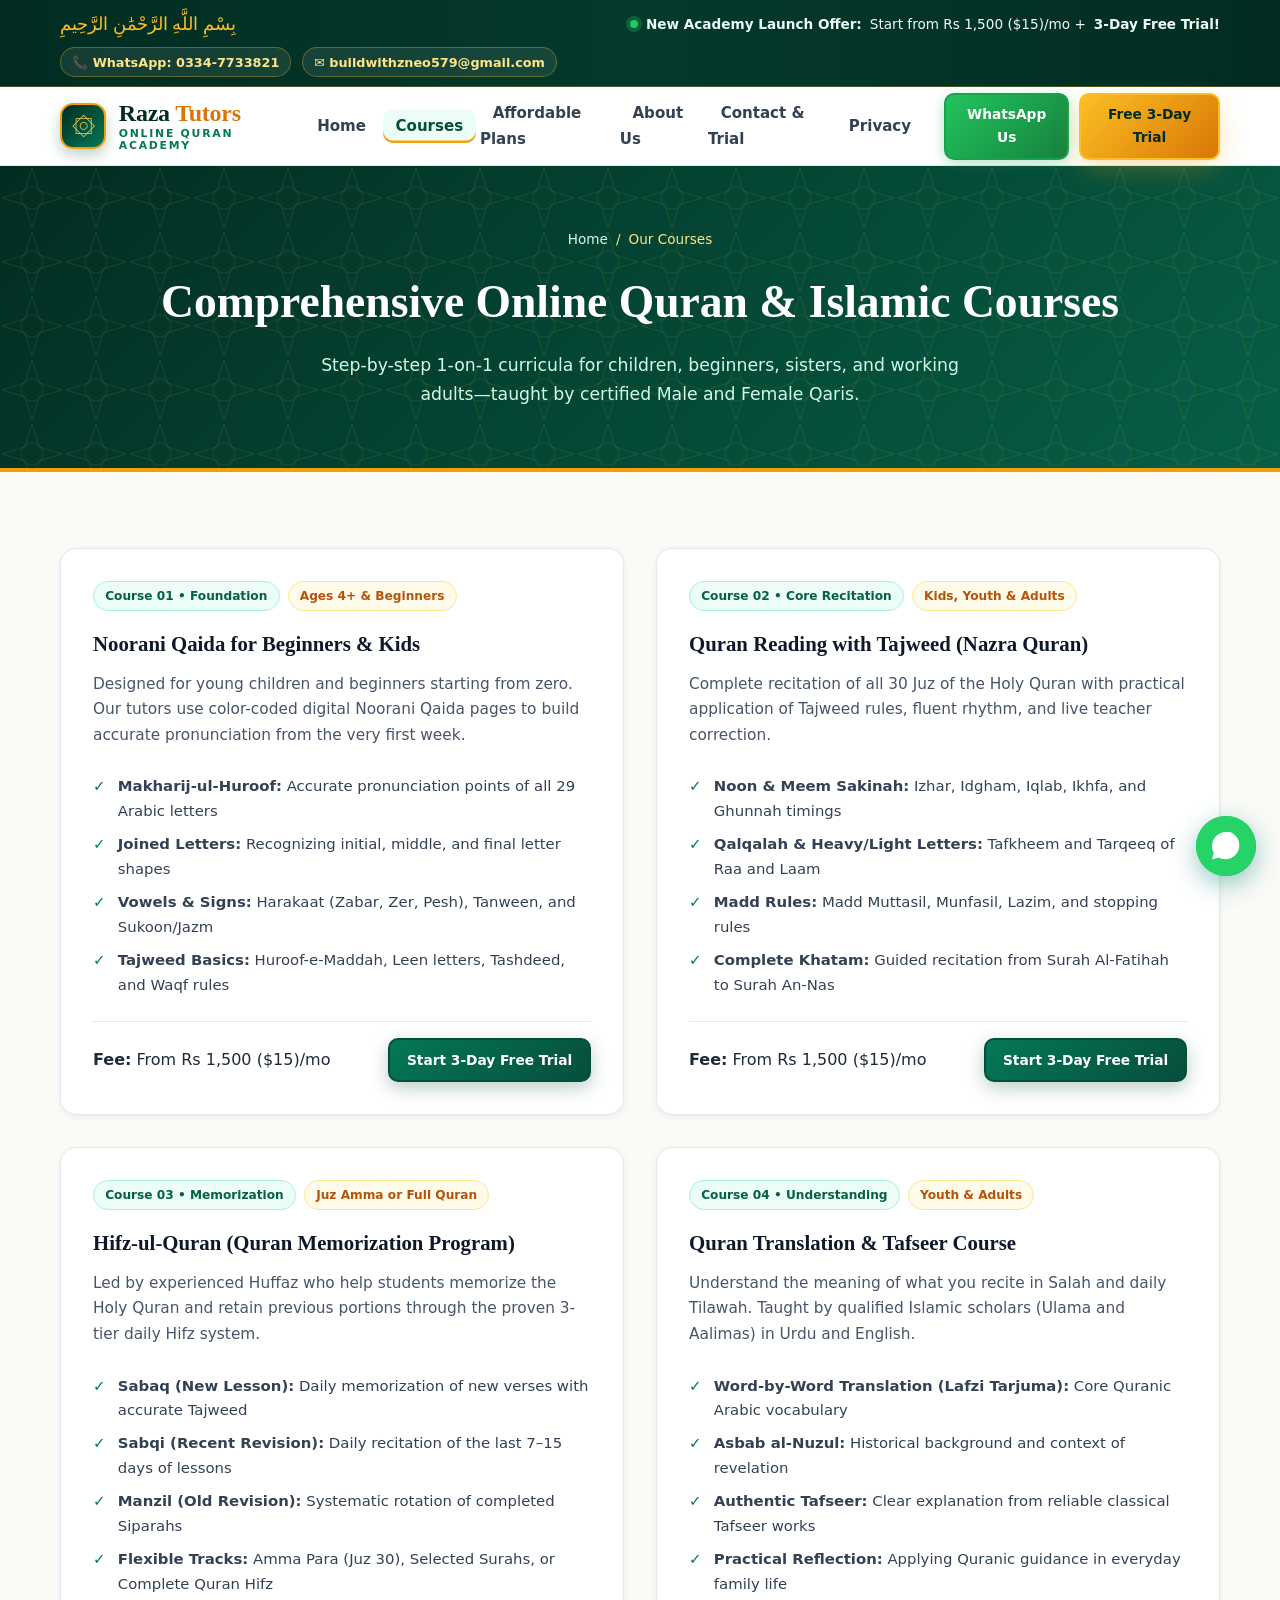
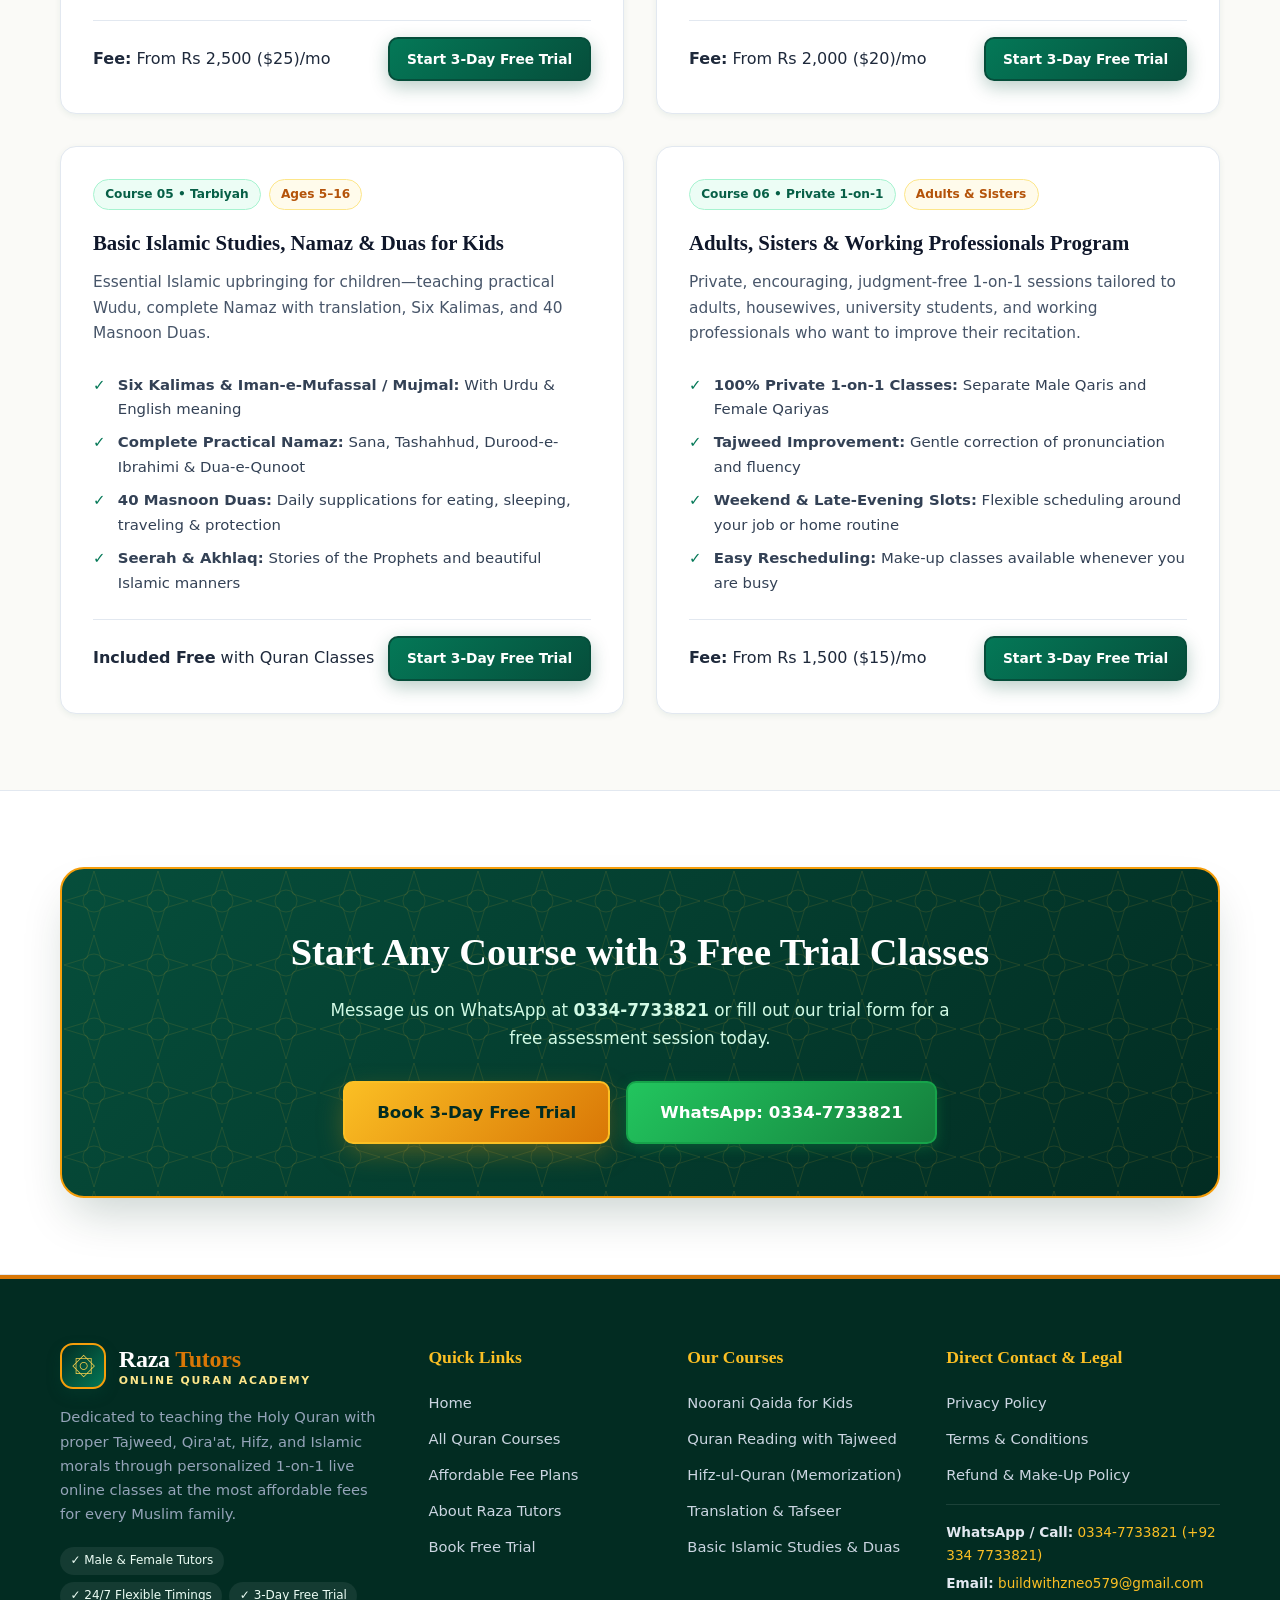
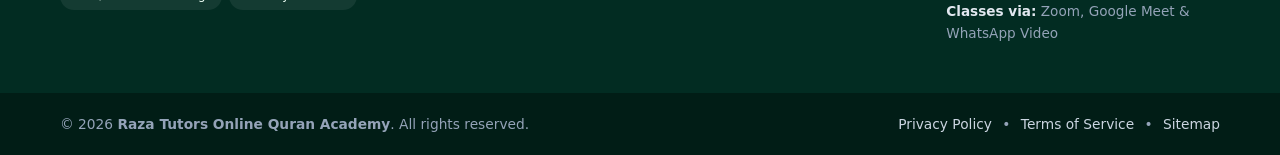
<file: courses.html>
<!DOCTYPE html>
<html lang="en">
<head>
  <meta charset="UTF-8">
  <meta name="viewport" content="width=device-width, initial-scale=1.0">
  <title>Online Quran Courses | Noorani Qaida, Tajweed, Hifz &amp; Tafseer — Raza Tutors</title>
  <meta name="description" content="Explore 1-on-1 online Quran courses at Raza Tutors: Noorani Qaida for beginners, Quran Reading with Tajweed, Hifz-ul-Quran, Translation &amp; Tafseer, and Basic Islamic Studies. WhatsApp: 0334-7733821.">
  <meta name="robots" content="index, follow">
  <link rel="canonical" href="https://razatutors.com/courses.html">
<meta name="google-site-verification" content="pBC0t8a-YQE3uflz2x_9aJTnEayzTinGHEbgZM7oLQk" />
  <link rel="icon" type="image/svg+xml" href="data:image/svg+xml,%3Csvg xmlns='http://www.w3.org/2000/svg' viewBox='0 0 64 64'%3E%3Crect width='64' height='64' rx='14' fill='%23022c22'/%3E%3Cpolygon points='32,6 39,19 54,19 42,29 46,44 32,35 18,44 22,29 10,19 25,19' fill='none' stroke='%23fbbf24' stroke-width='2.5'/%3E%3Ctext x='32' y='41' text-anchor='middle' font-family='Georgia,serif' font-size='24' font-weight='bold' fill='%23fef3c7'%3ER%3C/text%3E%3C/svg%3E">
  <link rel="stylesheet" href="style.css">
</head>
<body>
  <!-- Scroll Progress Bar -->
  <div class="scroll-progress" id="scrollProgress" aria-hidden="true"></div>

  <!-- Animated Luxury Islamic Preloader (Auto-fades via JS + Pure CSS fallback) -->
  <div class="page-loader" id="pageLoader" role="status" aria-label="Loading Raza Tutors">
    <div class="loader-inner">
      <div class="loader-mandala">
        <div class="loader-ring loader-ring-outer"></div>
        <div class="loader-ring loader-ring-inner"></div>
        <span class="loader-star">۞</span>
      </div>
      <p class="loader-bismillah" lang="ar" dir="rtl">بِسْمِ اللَّهِ الرَّحْمَٰنِ الرَّحِيمِ</p>
      <div class="loader-brand">Raza <span>Tutors</span></div>
      <div class="loader-Tag">Online Quran Academy</div>
      <div class="loader-bar"><div class="loader-bar-fill"></div></div>
    </div>
  </div>

  <!-- Top Announcement Bar -->
  <div class="top-bar" role="region" aria-label="Academy Announcement">
    <div class="container top-bar-inner">
      <p class="bismillah-top" lang="ar" dir="rtl">بِسْمِ اللَّهِ الرَّحْمَٰنِ الرَّحِيمِ</p>
      <p class="top-offer">
        <span class="badge-dot" aria-hidden="true"></span>
        <strong>New Academy Launch Offer:</strong> Start from Rs 1,500 ($15)/mo + <strong>3-Day Free Trial!</strong>
      </p>
      <div class="top-links">
        <a href="https://wa.me/923347733821?text=Assalamu%20Alaikum%20Raza%20Tutors!%20I%20would%20like%20to%20book%20the%203-Day%20Free%20Quran%20Trial." target="_blank" rel="noopener" class="top-contact-pill">&#128222; WhatsApp: 0334-7733821</a>
        <a href="mailto:buildwithzneo579@gmail.com" class="top-contact-pill">&#9993; buildwithzneo579@gmail.com</a>
      </div>
    </div>
  </div>

  <!-- Main Header & Animated Pure Text Logo -->
  <header class="site-header" id="siteHeader">
    <div class="container header-inner">
      <a href="index.html" class="brand-logo" aria-label="Raza Tutors - Online Quran Academy Home">
        <span class="logo-emblem" aria-hidden="true">
          <span class="emblem-star">۞</span>
        </span>
        <span class="logo-text-group">
          <span class="logo-title">Raza <span class="logo-accent">Tutors</span></span>
          <span class="logo-subtitle">Online Quran Academy</span>
        </span>
      </a>

      <!-- Pure CSS Mobile Menu Toggle -->
      <input type="checkbox" id="nav-toggle" class="nav-toggle-input" aria-label="Toggle navigation menu">
      <label for="nav-toggle" class="nav-toggle-label" aria-label="Open Menu">
        <span></span>
        <span></span>
        <span></span>
      </label>

      <nav class="main-nav" aria-label="Primary Navigation">
        <ul class="nav-list">
            <li><a href="index.html">Home</a></li>
            <li><a href="courses.html" class="active" aria-current="page">Courses</a></li>
            <li><a href="pricing.html">Affordable Plans</a></li>
            <li><a href="about.html">About Us</a></li>
            <li><a href="contact.html">Contact & Trial</a></li>
            <li><a href="privacy.html">Privacy</a></li>
        </ul>
        <div class="nav-actions">
          <a href="https://wa.me/923347733821?text=Assalamu%20Alaikum%20Raza%20Tutors!%20I%20would%20like%20to%20book%20the%203-Day%20Free%20Quran%20Trial." target="_blank" rel="noopener" class="btn btn-whatsapp btn-sm">WhatsApp Us</a>
          <a href="contact.html#trial-form" class="btn btn-gold btn-sm pulse-btn">Free 3-Day Trial</a>
        </div>
      </nav>
    </div>
  </header>

  <main>
    <section class="page-hero">
      <div class="container">
        <nav class="breadcrumb" aria-label="Breadcrumb">
          <a href="index.html">Home</a> <span aria-hidden="true">/</span> <span>Our Courses</span>
        </nav>
        <h1>Comprehensive Online Quran &amp; Islamic Courses</h1>
        <p>Step-by-step 1-on-1 curricula for children, beginners, sisters, and working adults—taught by certified Male and Female Qaris.</p>
      </div>
    </section>

    <section class="section">
      <div class="container">
        <div class="grid-2">
          <article class="card reveal" id="noorani-qaida">
            <div class="card-meta">
              <span class="tag">Course 01 &bull; Foundation</span>
              <span class="tag tag-gold">Ages 4+ &amp; Beginners</span>
            </div>
            <h3>Noorani Qaida for Beginners &amp; Kids</h3>
            <p>Designed for young children and beginners starting from zero. Our tutors use color-coded digital Noorani Qaida pages to build accurate pronunciation from the very first week.</p>
            <ul class="check-list">
              <li><strong>Makharij-ul-Huroof:</strong> Accurate pronunciation points of all 29 Arabic letters</li>
              <li><strong>Joined Letters:</strong> Recognizing initial, middle, and final letter shapes</li>
              <li><strong>Vowels &amp; Signs:</strong> Harakaat (Zabar, Zer, Pesh), Tanween, and Sukoon/Jazm</li>
              <li><strong>Tajweed Basics:</strong> Huroof-e-Maddah, Leen letters, Tashdeed, and Waqf rules</li>
            </ul>
            <div class="card-footer-action">
              <span><strong>Fee:</strong> From Rs 1,500 ($15)/mo</span>
              <a href="contact.html#trial-form" class="btn btn-primary btn-sm">Start 3-Day Free Trial</a>
            </div>
          </article>

          <article class="card reveal reveal-delay-1" id="tajweed-quran">
            <div class="card-meta">
              <span class="tag">Course 02 &bull; Core Recitation</span>
              <span class="tag tag-gold">Kids, Youth &amp; Adults</span>
            </div>
            <h3>Quran Reading with Tajweed (Nazra Quran)</h3>
            <p>Complete recitation of all 30 Juz of the Holy Quran with practical application of Tajweed rules, fluent rhythm, and live teacher correction.</p>
            <ul class="check-list">
              <li><strong>Noon &amp; Meem Sakinah:</strong> Izhar, Idgham, Iqlab, Ikhfa, and Ghunnah timings</li>
              <li><strong>Qalqalah &amp; Heavy/Light Letters:</strong> Tafkheem and Tarqeeq of Raa and Laam</li>
              <li><strong>Madd Rules:</strong> Madd Muttasil, Munfasil, Lazim, and stopping rules</li>
              <li><strong>Complete Khatam:</strong> Guided recitation from Surah Al-Fatihah to Surah An-Nas</li>
            </ul>
            <div class="card-footer-action">
              <span><strong>Fee:</strong> From Rs 1,500 ($15)/mo</span>
              <a href="contact.html#trial-form" class="btn btn-primary btn-sm">Start 3-Day Free Trial</a>
            </div>
          </article>

          <article class="card reveal" id="hifz-quran">
            <div class="card-meta">
              <span class="tag">Course 03 &bull; Memorization</span>
              <span class="tag tag-gold">Juz Amma or Full Quran</span>
            </div>
            <h3>Hifz-ul-Quran (Quran Memorization Program)</h3>
            <p>Led by experienced Huffaz who help students memorize the Holy Quran and retain previous portions through the proven 3-tier daily Hifz system.</p>
            <ul class="check-list">
              <li><strong>Sabaq (New Lesson):</strong> Daily memorization of new verses with accurate Tajweed</li>
              <li><strong>Sabqi (Recent Revision):</strong> Daily recitation of the last 7–15 days of lessons</li>
              <li><strong>Manzil (Old Revision):</strong> Systematic rotation of completed Siparahs</li>
              <li><strong>Flexible Tracks:</strong> Amma Para (Juz 30), Selected Surahs, or Complete Quran Hifz</li>
            </ul>
            <div class="card-footer-action">
              <span><strong>Fee:</strong> From Rs 2,500 ($25)/mo</span>
              <a href="contact.html#trial-form" class="btn btn-primary btn-sm">Start 3-Day Free Trial</a>
            </div>
          </article>

          <article class="card reveal reveal-delay-1" id="tafseer-quran">
            <div class="card-meta">
              <span class="tag">Course 04 &bull; Understanding</span>
              <span class="tag tag-gold">Youth &amp; Adults</span>
            </div>
            <h3>Quran Translation &amp; Tafseer Course</h3>
            <p>Understand the meaning of what you recite in Salah and daily Tilawah. Taught by qualified Islamic scholars (Ulama and Aalimas) in Urdu and English.</p>
            <ul class="check-list">
              <li><strong>Word-by-Word Translation (Lafzi Tarjuma):</strong> Core Quranic Arabic vocabulary</li>
              <li><strong>Asbab al-Nuzul:</strong> Historical background and context of revelation</li>
              <li><strong>Authentic Tafseer:</strong> Clear explanation from reliable classical Tafseer works</li>
              <li><strong>Practical Reflection:</strong> Applying Quranic guidance in everyday family life</li>
            </ul>
            <div class="card-footer-action">
              <span><strong>Fee:</strong> From Rs 2,000 ($20)/mo</span>
              <a href="contact.html#trial-form" class="btn btn-primary btn-sm">Start 3-Day Free Trial</a>
            </div>
          </article>

          <article class="card reveal" id="islamic-studies">
            <div class="card-meta">
              <span class="tag">Course 05 &bull; Tarbiyah</span>
              <span class="tag tag-gold">Ages 5–16</span>
            </div>
            <h3>Basic Islamic Studies, Namaz &amp; Duas for Kids</h3>
            <p>Essential Islamic upbringing for children—teaching practical Wudu, complete Namaz with translation, Six Kalimas, and 40 Masnoon Duas.</p>
            <ul class="check-list">
              <li><strong>Six Kalimas &amp; Iman-e-Mufassal / Mujmal:</strong> With Urdu &amp; English meaning</li>
              <li><strong>Complete Practical Namaz:</strong> Sana, Tashahhud, Durood-e-Ibrahimi &amp; Dua-e-Qunoot</li>
              <li><strong>40 Masnoon Duas:</strong> Daily supplications for eating, sleeping, traveling &amp; protection</li>
              <li><strong>Seerah &amp; Akhlaq:</strong> Stories of the Prophets and beautiful Islamic manners</li>
            </ul>
            <div class="card-footer-action">
              <span><strong>Included Free</strong> with Quran Classes</span>
              <a href="contact.html#trial-form" class="btn btn-primary btn-sm">Start 3-Day Free Trial</a>
            </div>
          </article>

          <article class="card reveal reveal-delay-1" id="adults-reverts">
            <div class="card-meta">
              <span class="tag">Course 06 &bull; Private 1-on-1</span>
              <span class="tag tag-gold">Adults &amp; Sisters</span>
            </div>
            <h3>Adults, Sisters &amp; Working Professionals Program</h3>
            <p>Private, encouraging, judgment-free 1-on-1 sessions tailored to adults, housewives, university students, and working professionals who want to improve their recitation.</p>
            <ul class="check-list">
              <li><strong>100% Private 1-on-1 Classes:</strong> Separate Male Qaris and Female Qariyas</li>
              <li><strong>Tajweed Improvement:</strong> Gentle correction of pronunciation and fluency</li>
              <li><strong>Weekend &amp; Late-Evening Slots:</strong> Flexible scheduling around your job or home routine</li>
              <li><strong>Easy Rescheduling:</strong> Make-up classes available whenever you are busy</li>
            </ul>
            <div class="card-footer-action">
              <span><strong>Fee:</strong> From Rs 1,500 ($15)/mo</span>
              <a href="contact.html#trial-form" class="btn btn-primary btn-sm">Start 3-Day Free Trial</a>
            </div>
          </article>
        </div>
      </div>
    </section>

    <section class="section section-alt">
      <div class="container">
        <div class="cta-banner reveal">
          <h2>Start Any Course with 3 Free Trial Classes</h2>
          <p>Message us on WhatsApp at <strong>0334-7733821</strong> or fill out our trial form for a free assessment session today.</p>
          <div style="display:flex; justify-content:center; gap:1rem; flex-wrap:wrap;">
            <a href="contact.html#trial-form" class="btn btn-gold btn-lg">Book 3-Day Free Trial</a>
            <a href="https://wa.me/923347733821?text=Assalamu%20Alaikum%20Raza%20Tutors!%20I%20would%20like%20to%20book%20the%203-Day%20Free%20Quran%20Trial." target="_blank" rel="noopener" class="btn btn-whatsapp btn-lg">WhatsApp: 0334-7733821</a>
          </div>
        </div>
      </div>
    </section>
  </main>

  <!-- Floating Pulsing WhatsApp Widget -->
  <a href="https://wa.me/923347733821?text=Assalamu%20Alaikum%20Raza%20Tutors!%20I%20would%20like%20to%20book%20the%203-Day%20Free%20Quran%20Trial." target="_blank" rel="noopener" class="whatsapp-float" aria-label="Chat on WhatsApp with Raza Tutors">
    <span class="wa-ping" aria-hidden="true"></span>
    <svg class="wa-icon" viewBox="0 0 24 24" width="28" height="28" fill="currentColor" aria-hidden="true">
      <path d="M12.031 6.172c-3.181 0-5.767 2.586-5.768 5.766-.001 1.298.38 2.27 1.019 3.287l-.582 2.128 2.182-.573c.978.58 1.911.928 3.145.929 3.178 0 5.767-2.587 5.768-5.766.001-3.187-2.575-5.77-5.764-5.771zm3.392 8.244c-.144.405-.837.774-1.17.824-.299.045-.677.063-1.092-.069-.252-.08-.575-.187-.988-.365-1.739-.751-2.874-2.502-2.961-2.617-.087-.116-.708-.94-.708-1.793s.448-1.273.607-1.446c.159-.173.346-.217.462-.217l.332.006c.106.005.249-.04.39.298.144.347.491 1.2.534 1.287.043.087.072.188.014.304-.058.116-.087.188-.173.289l-.26.304c-.087.086-.177.18-.076.354.101.174.449.741.964 1.201.662.591 1.221.774 1.394.86s.274.072.376-.043c.101-.116.433-.506.549-.68.116-.173.231-.145.39-.087s1.011.477 1.184.564.289.13.332.202c.045.072.045.419-.1.824zm-3.423-14.416c-6.627 0-12 5.373-12 12 0 2.126.556 4.124 1.535 5.862l-1.535 5.603 5.758-1.51c1.693.902 3.621 1.415 5.672 1.415 6.627 0 12-5.373 12-12s-5.373-12-12-12z"/>
    </svg>
    <span class="wa-tooltip">WhatsApp: 0334-7733821</span>
  </a>

  <!-- Site Footer -->
  <footer class="site-footer">
    <div class="container footer-grid">
      <div class="footer-brand-col">
        <a href="index.html" class="brand-logo footer-logo" aria-label="Raza Tutors Home">
          <span class="logo-emblem" aria-hidden="true">
            <span class="emblem-star">۞</span>
          </span>
          <span class="logo-text-group">
            <span class="logo-title">Raza <span class="logo-accent">Tutors</span></span>
            <span class="logo-subtitle">Online Quran Academy</span>
          </span>
        </a>
        <p class="footer-desc">
          Dedicated to teaching the Holy Quran with proper Tajweed, Qira'at, Hifz, and Islamic morals through personalized 1-on-1 live online classes at the most affordable fees for every Muslim family.
        </p>
        <div class="footer-trust-pills">
          <span class="trust-pill">&#10003; Male &amp; Female Tutors</span>
          <span class="trust-pill">&#10003; 24/7 Flexible Timings</span>
          <span class="trust-pill">&#10003; 3-Day Free Trial</span>
        </div>
      </div>

      <div class="footer-col">
        <h3 class="footer-heading">Quick Links</h3>
        <ul class="footer-links">
          <li><a href="index.html">Home</a></li>
          <li><a href="courses.html">All Quran Courses</a></li>
          <li><a href="pricing.html">Affordable Fee Plans</a></li>
          <li><a href="about.html">About Raza Tutors</a></li>
          <li><a href="contact.html">Book Free Trial</a></li>
        </ul>
      </div>

      <div class="footer-col">
        <h3 class="footer-heading">Our Courses</h3>
        <ul class="footer-links">
          <li><a href="courses.html#noorani-qaida">Noorani Qaida for Kids</a></li>
          <li><a href="courses.html#tajweed-quran">Quran Reading with Tajweed</a></li>
          <li><a href="courses.html#hifz-quran">Hifz-ul-Quran (Memorization)</a></li>
          <li><a href="courses.html#tafseer-quran">Translation &amp; Tafseer</a></li>
          <li><a href="courses.html#islamic-studies">Basic Islamic Studies &amp; Duas</a></li>
        </ul>
      </div>

      <div class="footer-col">
        <h3 class="footer-heading">Direct Contact &amp; Legal</h3>
        <ul class="footer-links">
          <li><a href="privacy.html">Privacy Policy</a></li>
          <li><a href="terms.html">Terms &amp; Conditions</a></li>
          <li><a href="terms.html#refund-policy">Refund &amp; Make-Up Policy</a></li>
        </ul>
        <div class="footer-contact-mini">
          <p><strong>WhatsApp / Call:</strong> <a href="https://wa.me/923347733821?text=Assalamu%20Alaikum%20Raza%20Tutors!%20I%20would%20like%20to%20book%20the%203-Day%20Free%20Quran%20Trial." target="_blank" rel="noopener" style="color:var(--gold-400);">0334-7733821 (+92 334 7733821)</a></p>
          <p><strong>Email:</strong> <a href="mailto:buildwithzneo579@gmail.com" style="color:var(--gold-400);">buildwithzneo579@gmail.com</a></p>
          <p><strong>Classes via:</strong> Zoom, Google Meet &amp; WhatsApp Video</p>
        </div>
      </div>
    </div>

    <div class="footer-bottom">
      <div class="container footer-bottom-inner">
        <p>&copy; 2026 <strong>Raza Tutors Online Quran Academy</strong>. All rights reserved.</p>
        <div class="footer-legal-inline">
          <a href="privacy.html">Privacy Policy</a>
          <span aria-hidden="true">&bull;</span>
          <a href="terms.html">Terms of Service</a>
          <span aria-hidden="true">&bull;</span>
          <a href="sitemap.xml">Sitemap</a>
        </div>
      </div>
    </div>
  </footer>

  <!-- Shared Interactive Script: Preloader, Scroll Reveal, Counters, Currency Switcher, Formspree AJAX -->
  <script>
    (function() {
      // 1. Hide Page Preloader smoothly
      var loader = document.getElementById('pageLoader');
      function hideLoader() {
        if (loader && !loader.classList.contains('loaded')) {
          loader.classList.add('loaded');
        }
      }
      window.addEventListener('load', function() {
        setTimeout(hideLoader, 450);
      });
      setTimeout(hideLoader, 1200);

      // 2. Scroll Progress Bar & Sticky Header Shadow
      var progress = document.getElementById('scrollProgress');
      var header = document.getElementById('siteHeader');
      window.addEventListener('scroll', function() {
        var scrollTop = window.scrollY || document.documentElement.scrollTop;
        var docHeight = document.documentElement.scrollHeight - document.documentElement.clientHeight;
        if (progress && docHeight > 0) {
          progress.style.width = ((scrollTop / docHeight) * 100) + '%';
        }
        if (header) {
          header.classList.toggle('scrolled', scrollTop > 30);
        }
      }, { passive: true });

      // 3. Scroll Reveal Animations (IntersectionObserver)
      var revealEls = document.querySelectorAll('.reveal');
      if ('IntersectionObserver' in window && revealEls.length > 0) {
        var observer = new IntersectionObserver(function(entries) {
          entries.forEach(function(entry) {
            if (entry.isIntersecting) {
              entry.target.classList.add('is-visible');
              observer.unobserve(entry.target);
            }
          });
        }, { threshold: 0.12, rootMargin: '0px 0px -40px 0px' });
        revealEls.forEach(function(el) { observer.observe(el); });
      } else {
        revealEls.forEach(function(el) { el.classList.add('is-visible'); });
      }

      // 4. Interactive Currency Switcher (PKR / USD / GBP / CAD)
      var currencyBtns = document.querySelectorAll('[data-currency-btn]');
      var priceEls = document.querySelectorAll('[data-price-pkr]');
      if (currencyBtns.length > 0 && priceEls.length > 0) {
        currencyBtns.forEach(function(btn) {
          btn.addEventListener('click', function() {
            var cur = this.getAttribute('data-currency-btn');
            currencyBtns.forEach(function(b) { b.classList.remove('active'); });
            this.classList.add('active');
            priceEls.forEach(function(el) {
              el.classList.add('price-flip');
              var val = el.getAttribute('data-price-' + cur);
              setTimeout(function() {
                if (val) el.textContent = val;
                el.classList.remove('price-flip');
              }, 160);
            });
          });
        });
      }

      // 5. Interactive Family Fee Calculator (on Pricing page)
      var calcStudents = document.getElementById('calcStudents');
      var calcPlan = document.getElementById('calcPlan');
      var calcCur = document.getElementById('calcCurrency');
      var calcResult = document.getElementById('calcTotalDisplay');
      var calcSavings = document.getElementById('calcSavingsDisplay');
      function updateCalculator() {
        if (!calcStudents || !calcPlan || !calcCur || !calcResult) return;
        var students = parseInt(calcStudents.value, 10) || 1;
        var planIdx = calcPlan.value; // 'starter', 'regular', 'standard', 'hifz'
        var cur = calcCur.value; // 'pkr', 'usd', 'gbp', 'cad'
        var rates = {
          pkr: { symbol: 'Rs ', starter: 1500, regular: 2000, standard: 2500, hifz: 3500 },
          usd: { symbol: '$', starter: 15, regular: 20, standard: 25, hifz: 35 },
          gbp: { symbol: '£', starter: 12, regular: 16, standard: 20, hifz: 28 },
          cad: { symbol: 'CA$', starter: 20, regular: 27, standard: 34, hifz: 45 }
        };
        var base = rates[cur][planIdx] * students;
        var discountRate = students >= 3 ? 0.25 : (students === 2 ? 0.15 : 0);
        var saved = Math.round(base * discountRate);
        var finalFee = base - saved;
        calcResult.textContent = rates[cur].symbol + finalFee.toLocaleString() + ' / month';
        if (calcSavings) {
          calcSavings.textContent = saved > 0
            ? 'Family Discount Applied: You save ' + rates[cur].symbol + saved.toLocaleString() + '/month (' + (discountRate * 100) + '% OFF)!'
            : 'Tip: Enroll 2+ siblings to unlock 15%–25% Family Discount!';
        }
      }
      if (calcStudents && calcPlan && calcCur) {
        calcStudents.addEventListener('change', updateCalculator);
        calcPlan.addEventListener('change', updateCalculator);
        calcCur.addEventListener('change', updateCalculator);
        updateCalculator();
      }

      // 6. Formspree AJAX Form Submission with Animated Button Loader
      var forms = document.querySelectorAll('.formspree-form');
      forms.forEach(function(form) {
        form.addEventListener('submit', function(e) {
          e.preventDefault();
          var submitBtn = form.querySelector('button[type="submit"]');
          var feedback = form.querySelector('.form-feedback-box');
          var origText = submitBtn ? submitBtn.innerHTML : 'Submit';
          if (submitBtn) {
            submitBtn.disabled = true;
            submitBtn.innerHTML = '<span class="btn-spinner"></span> Sending Registration...';
          }
          var formData = new FormData(form);
          fetch(form.action, {
            method: 'POST',
            body: formData,
            headers: { 'Accept': 'application/json' }
          }).then(function(response) {
            if (submitBtn) {
              submitBtn.disabled = false;
              submitBtn.innerHTML = origText;
            }
            if (response.ok) {
              if (feedback) {
                feedback.className = 'form-feedback-box success';
                feedback.style.display = 'block';
                feedback.innerHTML = '&#10004; <strong>Alhamdulillah! Your 3-Day Free Trial Request has been sent.</strong> We will contact you shortly on WhatsApp (0334-7733821) or Email (buildwithzneo579@gmail.com).';
              }
              form.reset();
            } else {
              throw new Error('Form submission error');
            }
          }).catch(function() {
            if (submitBtn) {
              submitBtn.disabled = false;
              submitBtn.innerHTML = origText;
            }
            if (feedback) {
              feedback.className = 'form-feedback-box success';
              feedback.style.display = 'block';
              feedback.innerHTML = '&#10004; <strong>JazakAllah Khair!</strong> Your details are ready. You can also <a href="https://wa.me/923347733821?text=Assalamu%20Alaikum%20Raza%20Tutors!%20I%20would%20like%20to%20book%20the%203-Day%20Free%20Quran%20Trial." target="_blank" rel="noopener" style="text-decoration:underline;font-weight:800;">click here to message us directly on WhatsApp (0334-7733821)</a> for instant scheduling!';
            }
          });
        });
      });
    })();
  </script>
</body>
</html>
</file>
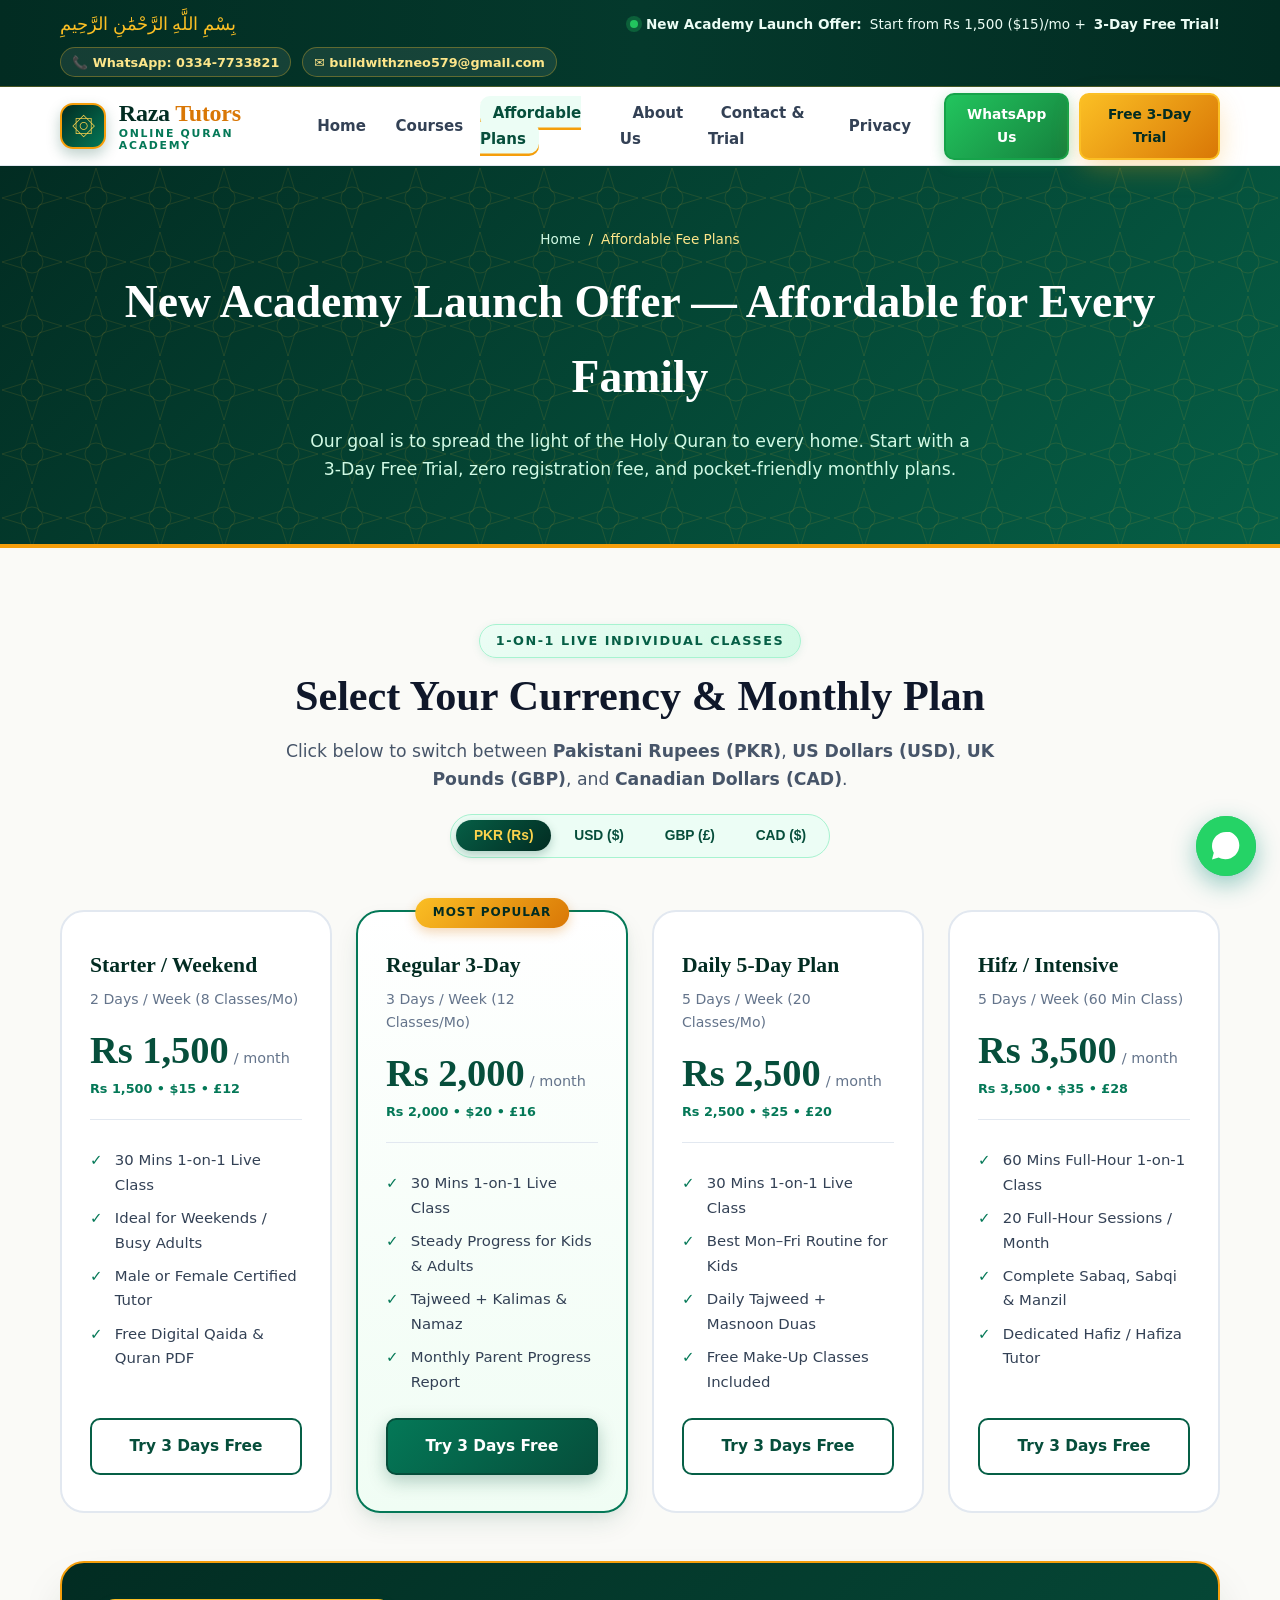
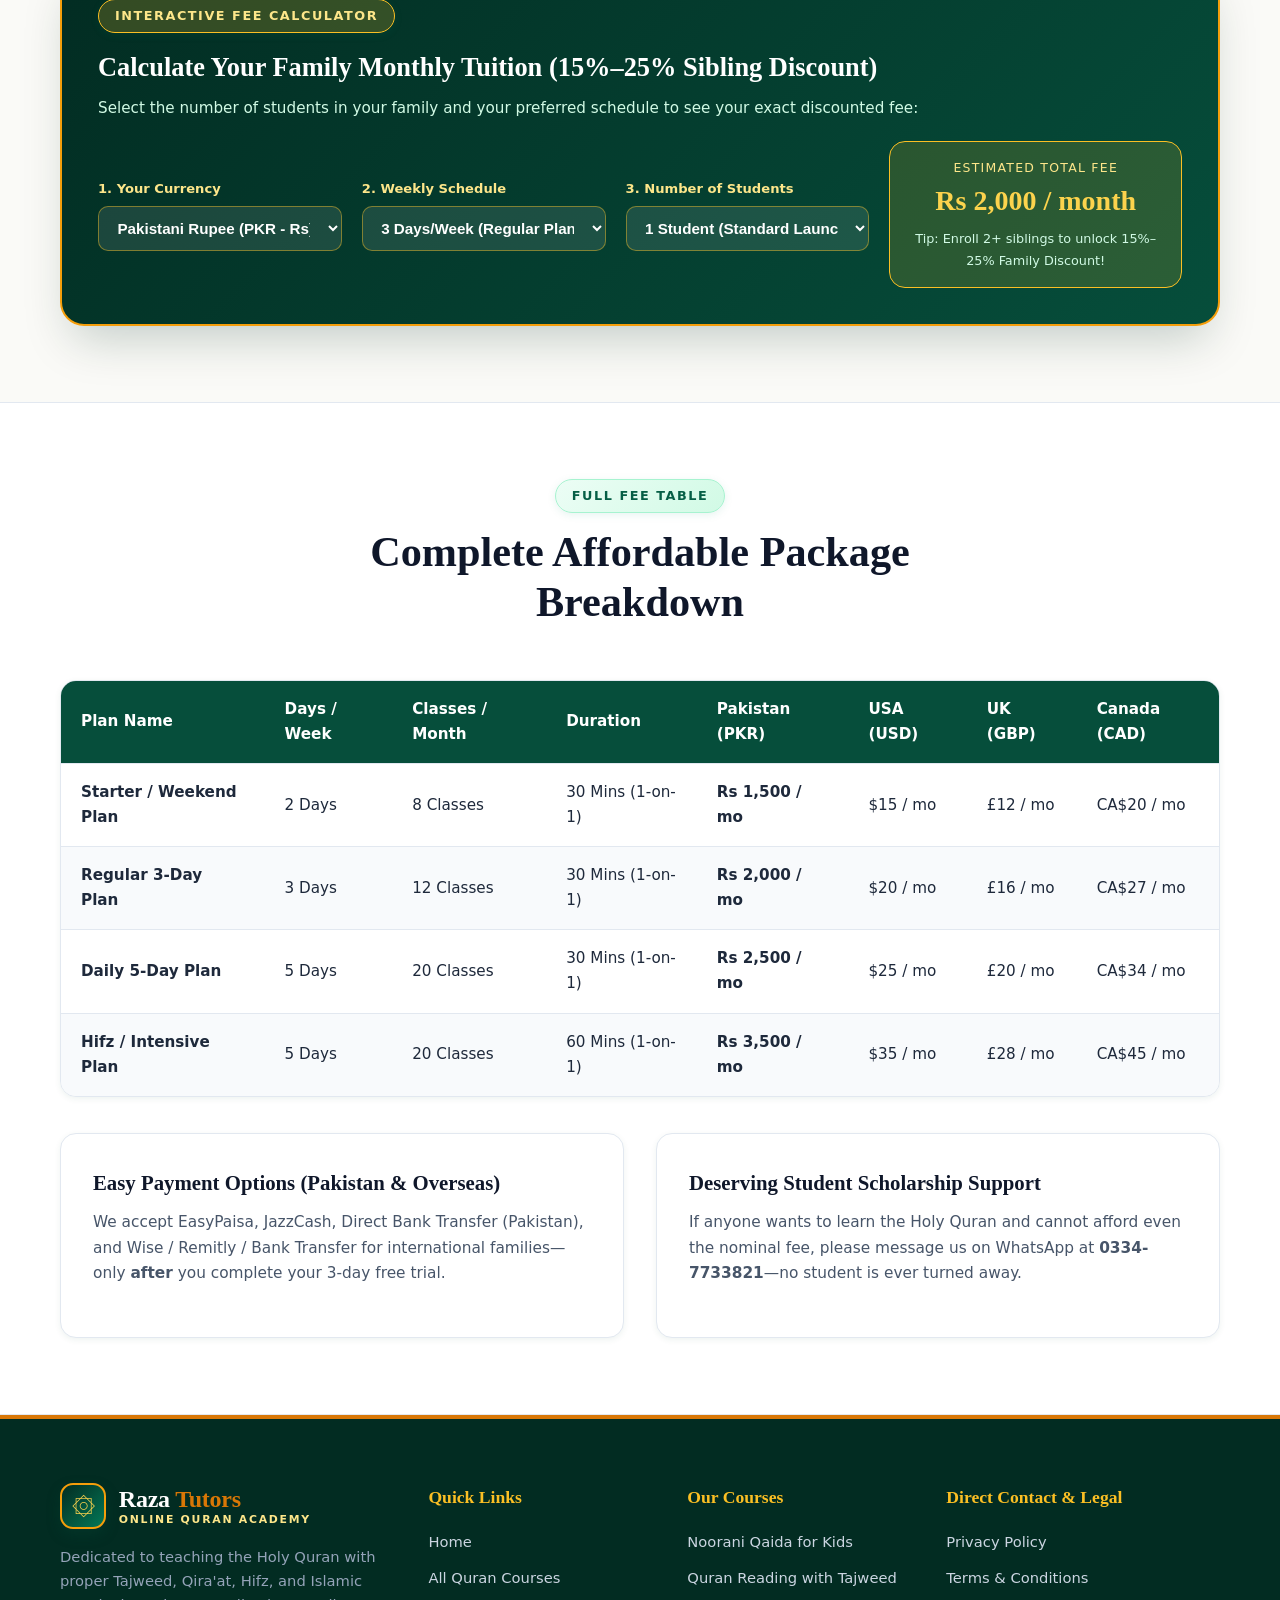
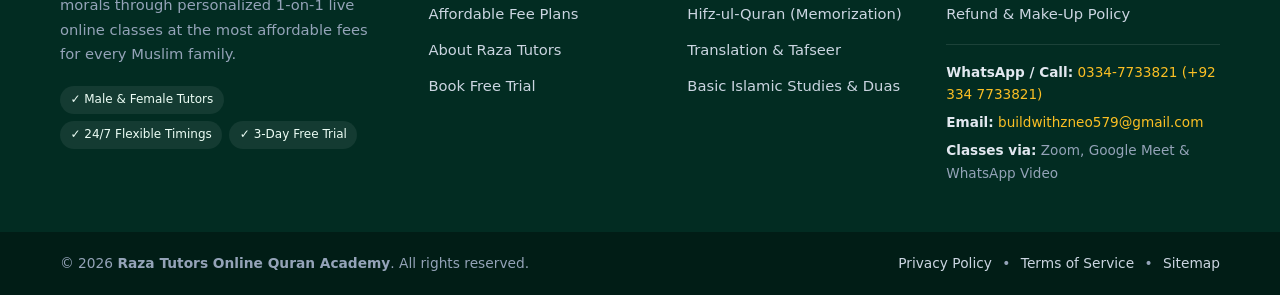
<file: pricing.html>
<!DOCTYPE html>
<html lang="en">
<head>
  <meta charset="UTF-8">
  <meta name="viewport" content="width=device-width, initial-scale=1.0">
  <title>Affordable Fee Plans &amp; Pricing | Starting Rs 1,500 ($15)/Mo — Raza Tutors</title>
  <meta name="description" content="Super-affordable online Quran classes at Raza Tutors starting from Rs 1,500 ($15 / £12) per month. 3-Day Free Trial, zero registration fee, and up to 25% family discount.">
  <meta name="robots" content="index, follow">
  <link rel="canonical" href="https://razatutors.com/pricing.html">
<meta name="google-site-verification" content="pBC0t8a-YQE3uflz2x_9aJTnEayzTinGHEbgZM7oLQk" />
  <link rel="icon" type="image/svg+xml" href="data:image/svg+xml,%3Csvg xmlns='http://www.w3.org/2000/svg' viewBox='0 0 64 64'%3E%3Crect width='64' height='64' rx='14' fill='%23022c22'/%3E%3Cpolygon points='32,6 39,19 54,19 42,29 46,44 32,35 18,44 22,29 10,19 25,19' fill='none' stroke='%23fbbf24' stroke-width='2.5'/%3E%3Ctext x='32' y='41' text-anchor='middle' font-family='Georgia,serif' font-size='24' font-weight='bold' fill='%23fef3c7'%3ER%3C/text%3E%3C/svg%3E">
  <link rel="stylesheet" href="style.css">
</head>
<body>
  <!-- Scroll Progress Bar -->
  <div class="scroll-progress" id="scrollProgress" aria-hidden="true"></div>

  <!-- Animated Luxury Islamic Preloader (Auto-fades via JS + Pure CSS fallback) -->
  <div class="page-loader" id="pageLoader" role="status" aria-label="Loading Raza Tutors">
    <div class="loader-inner">
      <div class="loader-mandala">
        <div class="loader-ring loader-ring-outer"></div>
        <div class="loader-ring loader-ring-inner"></div>
        <span class="loader-star">۞</span>
      </div>
      <p class="loader-bismillah" lang="ar" dir="rtl">بِسْمِ اللَّهِ الرَّحْمَٰنِ الرَّحِيمِ</p>
      <div class="loader-brand">Raza <span>Tutors</span></div>
      <div class="loader-Tag">Online Quran Academy</div>
      <div class="loader-bar"><div class="loader-bar-fill"></div></div>
    </div>
  </div>

  <!-- Top Announcement Bar -->
  <div class="top-bar" role="region" aria-label="Academy Announcement">
    <div class="container top-bar-inner">
      <p class="bismillah-top" lang="ar" dir="rtl">بِسْمِ اللَّهِ الرَّحْمَٰنِ الرَّحِيمِ</p>
      <p class="top-offer">
        <span class="badge-dot" aria-hidden="true"></span>
        <strong>New Academy Launch Offer:</strong> Start from Rs 1,500 ($15)/mo + <strong>3-Day Free Trial!</strong>
      </p>
      <div class="top-links">
        <a href="https://wa.me/923347733821?text=Assalamu%20Alaikum%20Raza%20Tutors!%20I%20would%20like%20to%20book%20the%203-Day%20Free%20Quran%20Trial." target="_blank" rel="noopener" class="top-contact-pill">&#128222; WhatsApp: 0334-7733821</a>
        <a href="mailto:buildwithzneo579@gmail.com" class="top-contact-pill">&#9993; buildwithzneo579@gmail.com</a>
      </div>
    </div>
  </div>

  <!-- Main Header & Animated Pure Text Logo -->
  <header class="site-header" id="siteHeader">
    <div class="container header-inner">
      <a href="index.html" class="brand-logo" aria-label="Raza Tutors - Online Quran Academy Home">
        <span class="logo-emblem" aria-hidden="true">
          <span class="emblem-star">۞</span>
        </span>
        <span class="logo-text-group">
          <span class="logo-title">Raza <span class="logo-accent">Tutors</span></span>
          <span class="logo-subtitle">Online Quran Academy</span>
        </span>
      </a>

      <!-- Pure CSS Mobile Menu Toggle -->
      <input type="checkbox" id="nav-toggle" class="nav-toggle-input" aria-label="Toggle navigation menu">
      <label for="nav-toggle" class="nav-toggle-label" aria-label="Open Menu">
        <span></span>
        <span></span>
        <span></span>
      </label>

      <nav class="main-nav" aria-label="Primary Navigation">
        <ul class="nav-list">
            <li><a href="index.html">Home</a></li>
            <li><a href="courses.html">Courses</a></li>
            <li><a href="pricing.html" class="active" aria-current="page">Affordable Plans</a></li>
            <li><a href="about.html">About Us</a></li>
            <li><a href="contact.html">Contact & Trial</a></li>
            <li><a href="privacy.html">Privacy</a></li>
        </ul>
        <div class="nav-actions">
          <a href="https://wa.me/923347733821?text=Assalamu%20Alaikum%20Raza%20Tutors!%20I%20would%20like%20to%20book%20the%203-Day%20Free%20Quran%20Trial." target="_blank" rel="noopener" class="btn btn-whatsapp btn-sm">WhatsApp Us</a>
          <a href="contact.html#trial-form" class="btn btn-gold btn-sm pulse-btn">Free 3-Day Trial</a>
        </div>
      </nav>
    </div>
  </header>

  <main>
    <section class="page-hero">
      <div class="container">
        <nav class="breadcrumb" aria-label="Breadcrumb">
          <a href="index.html">Home</a> <span aria-hidden="true">/</span> <span>Affordable Fee Plans</span>
        </nav>
        <h1>New Academy Launch Offer — Affordable for Every Family</h1>
        <p>Our goal is to spread the light of the Holy Quran to every home. Start with a 3-Day Free Trial, zero registration fee, and pocket-friendly monthly plans.</p>
      </div>
    </section>

    <section class="section">
      <div class="container">
        <div class="section-header reveal">
          <span class="eyebrow">1-on-1 Live Individual Classes</span>
          <h2 class="section-title">Select Your Currency &amp; Monthly Plan</h2>
          <p class="section-subtitle">
            Click below to switch between <strong>Pakistani Rupees (PKR)</strong>, <strong>US Dollars (USD)</strong>, <strong>UK Pounds (GBP)</strong>, and <strong>Canadian Dollars (CAD)</strong>.
          </p>
          <div class="currency-switcher" role="group" aria-label="Select Currency">
            <button type="button" class="currency-btn active" data-currency-btn="pkr">PKR (Rs)</button>
            <button type="button" class="currency-btn" data-currency-btn="usd">USD ($)</button>
            <button type="button" class="currency-btn" data-currency-btn="gbp">GBP (£)</button>
            <button type="button" class="currency-btn" data-currency-btn="cad">CAD ($)</button>
          </div>
        </div>

        <div class="grid-4">
          <div class="pricing-card reveal">
            <h3 class="plan-name">Starter / Weekend</h3>
            <p class="plan-schedule">2 Days / Week (8 Classes/Mo)</p>
            <div class="price-box">
              <span class="price-amount" data-price-pkr="Rs 1,500" data-price-usd="$15" data-price-gbp="£12" data-price-cad="CA$20">Rs 1,500</span>
              <span class="price-period">/ month</span>
              <span class="price-sub-currencies">Rs 1,500 &bull; $15 &bull; £12</span>
            </div>
            <ul class="check-list">
              <li>30 Mins 1-on-1 Live Class</li>
              <li>Ideal for Weekends / Busy Adults</li>
              <li>Male or Female Certified Tutor</li>
              <li>Free Digital Qaida &amp; Quran PDF</li>
            </ul>
            <a href="contact.html#trial-form" class="btn btn-outline-emerald" style="margin-top:auto;">Try 3 Days Free</a>
          </div>

          <div class="pricing-card popular reveal reveal-delay-1">
            <span class="popular-ribbon">Most Popular</span>
            <h3 class="plan-name">Regular 3-Day</h3>
            <p class="plan-schedule">3 Days / Week (12 Classes/Mo)</p>
            <div class="price-box">
              <span class="price-amount" data-price-pkr="Rs 2,000" data-price-usd="$20" data-price-gbp="£16" data-price-cad="CA$27">Rs 2,000</span>
              <span class="price-period">/ month</span>
              <span class="price-sub-currencies">Rs 2,000 &bull; $20 &bull; £16</span>
            </div>
            <ul class="check-list">
              <li>30 Mins 1-on-1 Live Class</li>
              <li>Steady Progress for Kids &amp; Adults</li>
              <li>Tajweed + Kalimas &amp; Namaz</li>
              <li>Monthly Parent Progress Report</li>
            </ul>
            <a href="contact.html#trial-form" class="btn btn-primary" style="margin-top:auto;">Try 3 Days Free</a>
          </div>

          <div class="pricing-card reveal reveal-delay-2">
            <h3 class="plan-name">Daily 5-Day Plan</h3>
            <p class="plan-schedule">5 Days / Week (20 Classes/Mo)</p>
            <div class="price-box">
              <span class="price-amount" data-price-pkr="Rs 2,500" data-price-usd="$25" data-price-gbp="£20" data-price-cad="CA$34">Rs 2,500</span>
              <span class="price-period">/ month</span>
              <span class="price-sub-currencies">Rs 2,500 &bull; $25 &bull; £20</span>
            </div>
            <ul class="check-list">
              <li>30 Mins 1-on-1 Live Class</li>
              <li>Best Mon–Fri Routine for Kids</li>
              <li>Daily Tajweed + Masnoon Duas</li>
              <li>Free Make-Up Classes Included</li>
            </ul>
            <a href="contact.html#trial-form" class="btn btn-outline-emerald" style="margin-top:auto;">Try 3 Days Free</a>
          </div>

          <div class="pricing-card reveal reveal-delay-3">
            <h3 class="plan-name">Hifz / Intensive</h3>
            <p class="plan-schedule">5 Days / Week (60 Min Class)</p>
            <div class="price-box">
              <span class="price-amount" data-price-pkr="Rs 3,500" data-price-usd="$35" data-price-gbp="£28" data-price-cad="CA$45">Rs 3,500</span>
              <span class="price-period">/ month</span>
              <span class="price-sub-currencies">Rs 3,500 &bull; $35 &bull; £28</span>
            </div>
            <ul class="check-list">
              <li>60 Mins Full-Hour 1-on-1 Class</li>
              <li>20 Full-Hour Sessions / Month</li>
              <li>Complete Sabaq, Sabqi &amp; Manzil</li>
              <li>Dedicated Hafiz / Hafiza Tutor</li>
            </ul>
            <a href="contact.html#trial-form" class="btn btn-outline-emerald" style="margin-top:auto;">Try 3 Days Free</a>
          </div>
        </div>

        <!-- Interactive Family Fee & Sibling Discount Calculator -->
        <div class="calculator-box reveal" id="fee-calculator">
          <span class="eyebrow" style="background:rgba(251,191,36,0.2);color:var(--gold-200);border-color:var(--gold-400);">Interactive Fee Calculator</span>
          <h3 style="font-family:var(--font-serif);font-size:1.65rem;color:#fff;margin-bottom:0.35rem;">Calculate Your Family Monthly Tuition (15%–25% Sibling Discount)</h3>
          <p style="color:#d1fae5;font-size:0.95rem;">Select the number of students in your family and your preferred schedule to see your exact discounted fee:</p>

          <div class="calc-grid">
            <div class="calc-field">
              <label for="calcCurrency">1. Your Currency</label>
              <select id="calcCurrency" class="calc-select">
                <option value="pkr">Pakistani Rupee (PKR - Rs)</option>
                <option value="usd">US Dollar (USD - $)</option>
                <option value="gbp">UK Pound (GBP - £)</option>
                <option value="cad">Canadian Dollar (CAD - $)</option>
              </select>
            </div>
            <div class="calc-field">
              <label for="calcPlan">2. Weekly Schedule</label>
              <select id="calcPlan" class="calc-select">
                <option value="starter">2 Days/Week (Starter Plan)</option>
                <option value="regular" selected>3 Days/Week (Regular Plan)</option>
                <option value="standard">5 Days/Week (Daily Plan)</option>
                <option value="hifz">5 Days/Week (60-Min Hifz Plan)</option>
              </select>
            </div>
            <div class="calc-field">
              <label for="calcStudents">3. Number of Students</label>
              <select id="calcStudents" class="calc-select">
                <option value="1">1 Student (Standard Launch Rate)</option>
                <option value="2">2 Siblings (15% Family Discount)</option>
                <option value="3">3 Siblings (25% Family Discount)</option>
                <option value="4">4 Siblings (25% Family Discount)</option>
              </select>
            </div>
            <div class="calc-output">
              <div style="font-size:0.78rem;text-transform:uppercase;letter-spacing:0.1em;color:var(--gold-200);">Estimated Total Fee</div>
              <div class="calc-output-total" id="calcTotalDisplay">Rs 2,000 / month</div>
              <div class="calc-output-note" id="calcSavingsDisplay">Tip: Enroll 2+ siblings to unlock 15%–25% Family Discount!</div>
            </div>
          </div>
        </div>
      </div>
    </section>

    <section class="section section-alt">
      <div class="container">
        <div class="section-header reveal">
          <span class="eyebrow">Full Fee Table</span>
          <h2 class="section-title">Complete Affordable Package Breakdown</h2>
        </div>

        <div class="table-wrap reveal">
          <table class="data-table">
            <thead>
              <tr>
                <th>Plan Name</th>
                <th>Days / Week</th>
                <th>Classes / Month</th>
                <th>Duration</th>
                <th>Pakistan (PKR)</th>
                <th>USA (USD)</th>
                <th>UK (GBP)</th>
                <th>Canada (CAD)</th>
              </tr>
            </thead>
            <tbody>
              <tr>
                <td><strong>Starter / Weekend Plan</strong></td>
                <td>2 Days</td>
                <td>8 Classes</td>
                <td>30 Mins (1-on-1)</td>
                <td><strong>Rs 1,500 / mo</strong></td>
                <td>$15 / mo</td>
                <td>£12 / mo</td>
                <td>CA$20 / mo</td>
              </tr>
              <tr>
                <td><strong>Regular 3-Day Plan</strong></td>
                <td>3 Days</td>
                <td>12 Classes</td>
                <td>30 Mins (1-on-1)</td>
                <td><strong>Rs 2,000 / mo</strong></td>
                <td>$20 / mo</td>
                <td>£16 / mo</td>
                <td>CA$27 / mo</td>
              </tr>
              <tr>
                <td><strong>Daily 5-Day Plan</strong></td>
                <td>5 Days</td>
                <td>20 Classes</td>
                <td>30 Mins (1-on-1)</td>
                <td><strong>Rs 2,500 / mo</strong></td>
                <td>$25 / mo</td>
                <td>£20 / mo</td>
                <td>CA$34 / mo</td>
              </tr>
              <tr>
                <td><strong>Hifz / Intensive Plan</strong></td>
                <td>5 Days</td>
                <td>20 Classes</td>
                <td>60 Mins (1-on-1)</td>
                <td><strong>Rs 3,500 / mo</strong></td>
                <td>$35 / mo</td>
                <td>£28 / mo</td>
                <td>CA$45 / mo</td>
              </tr>
            </tbody>
          </table>
        </div>

        <div class="grid-2" style="margin-top: 2.25rem;">
          <div class="card reveal">
            <h3>Easy Payment Options (Pakistan &amp; Overseas)</h3>
            <p>We accept EasyPaisa, JazzCash, Direct Bank Transfer (Pakistan), and Wise / Remitly / Bank Transfer for international families—only <strong>after</strong> you complete your 3-day free trial.</p>
          </div>
          <div class="card reveal reveal-delay-1">
            <h3>Deserving Student Scholarship Support</h3>
            <p>If anyone wants to learn the Holy Quran and cannot afford even the nominal fee, please message us on WhatsApp at <strong>0334-7733821</strong>—no student is ever turned away.</p>
          </div>
        </div>
      </div>
    </section>
  </main>

  <!-- Floating Pulsing WhatsApp Widget -->
  <a href="https://wa.me/923347733821?text=Assalamu%20Alaikum%20Raza%20Tutors!%20I%20would%20like%20to%20book%20the%203-Day%20Free%20Quran%20Trial." target="_blank" rel="noopener" class="whatsapp-float" aria-label="Chat on WhatsApp with Raza Tutors">
    <span class="wa-ping" aria-hidden="true"></span>
    <svg class="wa-icon" viewBox="0 0 24 24" width="28" height="28" fill="currentColor" aria-hidden="true">
      <path d="M12.031 6.172c-3.181 0-5.767 2.586-5.768 5.766-.001 1.298.38 2.27 1.019 3.287l-.582 2.128 2.182-.573c.978.58 1.911.928 3.145.929 3.178 0 5.767-2.587 5.768-5.766.001-3.187-2.575-5.77-5.764-5.771zm3.392 8.244c-.144.405-.837.774-1.17.824-.299.045-.677.063-1.092-.069-.252-.08-.575-.187-.988-.365-1.739-.751-2.874-2.502-2.961-2.617-.087-.116-.708-.94-.708-1.793s.448-1.273.607-1.446c.159-.173.346-.217.462-.217l.332.006c.106.005.249-.04.39.298.144.347.491 1.2.534 1.287.043.087.072.188.014.304-.058.116-.087.188-.173.289l-.26.304c-.087.086-.177.18-.076.354.101.174.449.741.964 1.201.662.591 1.221.774 1.394.86s.274.072.376-.043c.101-.116.433-.506.549-.68.116-.173.231-.145.39-.087s1.011.477 1.184.564.289.13.332.202c.045.072.045.419-.1.824zm-3.423-14.416c-6.627 0-12 5.373-12 12 0 2.126.556 4.124 1.535 5.862l-1.535 5.603 5.758-1.51c1.693.902 3.621 1.415 5.672 1.415 6.627 0 12-5.373 12-12s-5.373-12-12-12z"/>
    </svg>
    <span class="wa-tooltip">WhatsApp: 0334-7733821</span>
  </a>

  <!-- Site Footer -->
  <footer class="site-footer">
    <div class="container footer-grid">
      <div class="footer-brand-col">
        <a href="index.html" class="brand-logo footer-logo" aria-label="Raza Tutors Home">
          <span class="logo-emblem" aria-hidden="true">
            <span class="emblem-star">۞</span>
          </span>
          <span class="logo-text-group">
            <span class="logo-title">Raza <span class="logo-accent">Tutors</span></span>
            <span class="logo-subtitle">Online Quran Academy</span>
          </span>
        </a>
        <p class="footer-desc">
          Dedicated to teaching the Holy Quran with proper Tajweed, Qira'at, Hifz, and Islamic morals through personalized 1-on-1 live online classes at the most affordable fees for every Muslim family.
        </p>
        <div class="footer-trust-pills">
          <span class="trust-pill">&#10003; Male &amp; Female Tutors</span>
          <span class="trust-pill">&#10003; 24/7 Flexible Timings</span>
          <span class="trust-pill">&#10003; 3-Day Free Trial</span>
        </div>
      </div>

      <div class="footer-col">
        <h3 class="footer-heading">Quick Links</h3>
        <ul class="footer-links">
          <li><a href="index.html">Home</a></li>
          <li><a href="courses.html">All Quran Courses</a></li>
          <li><a href="pricing.html">Affordable Fee Plans</a></li>
          <li><a href="about.html">About Raza Tutors</a></li>
          <li><a href="contact.html">Book Free Trial</a></li>
        </ul>
      </div>

      <div class="footer-col">
        <h3 class="footer-heading">Our Courses</h3>
        <ul class="footer-links">
          <li><a href="courses.html#noorani-qaida">Noorani Qaida for Kids</a></li>
          <li><a href="courses.html#tajweed-quran">Quran Reading with Tajweed</a></li>
          <li><a href="courses.html#hifz-quran">Hifz-ul-Quran (Memorization)</a></li>
          <li><a href="courses.html#tafseer-quran">Translation &amp; Tafseer</a></li>
          <li><a href="courses.html#islamic-studies">Basic Islamic Studies &amp; Duas</a></li>
        </ul>
      </div>

      <div class="footer-col">
        <h3 class="footer-heading">Direct Contact &amp; Legal</h3>
        <ul class="footer-links">
          <li><a href="privacy.html">Privacy Policy</a></li>
          <li><a href="terms.html">Terms &amp; Conditions</a></li>
          <li><a href="terms.html#refund-policy">Refund &amp; Make-Up Policy</a></li>
        </ul>
        <div class="footer-contact-mini">
          <p><strong>WhatsApp / Call:</strong> <a href="https://wa.me/923347733821?text=Assalamu%20Alaikum%20Raza%20Tutors!%20I%20would%20like%20to%20book%20the%203-Day%20Free%20Quran%20Trial." target="_blank" rel="noopener" style="color:var(--gold-400);">0334-7733821 (+92 334 7733821)</a></p>
          <p><strong>Email:</strong> <a href="mailto:buildwithzneo579@gmail.com" style="color:var(--gold-400);">buildwithzneo579@gmail.com</a></p>
          <p><strong>Classes via:</strong> Zoom, Google Meet &amp; WhatsApp Video</p>
        </div>
      </div>
    </div>

    <div class="footer-bottom">
      <div class="container footer-bottom-inner">
        <p>&copy; 2026 <strong>Raza Tutors Online Quran Academy</strong>. All rights reserved.</p>
        <div class="footer-legal-inline">
          <a href="privacy.html">Privacy Policy</a>
          <span aria-hidden="true">&bull;</span>
          <a href="terms.html">Terms of Service</a>
          <span aria-hidden="true">&bull;</span>
          <a href="sitemap.xml">Sitemap</a>
        </div>
      </div>
    </div>
  </footer>

  <!-- Shared Interactive Script: Preloader, Scroll Reveal, Counters, Currency Switcher, Formspree AJAX -->
  <script>
    (function() {
      // 1. Hide Page Preloader smoothly
      var loader = document.getElementById('pageLoader');
      function hideLoader() {
        if (loader && !loader.classList.contains('loaded')) {
          loader.classList.add('loaded');
        }
      }
      window.addEventListener('load', function() {
        setTimeout(hideLoader, 450);
      });
      setTimeout(hideLoader, 1200);

      // 2. Scroll Progress Bar & Sticky Header Shadow
      var progress = document.getElementById('scrollProgress');
      var header = document.getElementById('siteHeader');
      window.addEventListener('scroll', function() {
        var scrollTop = window.scrollY || document.documentElement.scrollTop;
        var docHeight = document.documentElement.scrollHeight - document.documentElement.clientHeight;
        if (progress && docHeight > 0) {
          progress.style.width = ((scrollTop / docHeight) * 100) + '%';
        }
        if (header) {
          header.classList.toggle('scrolled', scrollTop > 30);
        }
      }, { passive: true });

      // 3. Scroll Reveal Animations (IntersectionObserver)
      var revealEls = document.querySelectorAll('.reveal');
      if ('IntersectionObserver' in window && revealEls.length > 0) {
        var observer = new IntersectionObserver(function(entries) {
          entries.forEach(function(entry) {
            if (entry.isIntersecting) {
              entry.target.classList.add('is-visible');
              observer.unobserve(entry.target);
            }
          });
        }, { threshold: 0.12, rootMargin: '0px 0px -40px 0px' });
        revealEls.forEach(function(el) { observer.observe(el); });
      } else {
        revealEls.forEach(function(el) { el.classList.add('is-visible'); });
      }

      // 4. Interactive Currency Switcher (PKR / USD / GBP / CAD)
      var currencyBtns = document.querySelectorAll('[data-currency-btn]');
      var priceEls = document.querySelectorAll('[data-price-pkr]');
      if (currencyBtns.length > 0 && priceEls.length > 0) {
        currencyBtns.forEach(function(btn) {
          btn.addEventListener('click', function() {
            var cur = this.getAttribute('data-currency-btn');
            currencyBtns.forEach(function(b) { b.classList.remove('active'); });
            this.classList.add('active');
            priceEls.forEach(function(el) {
              el.classList.add('price-flip');
              var val = el.getAttribute('data-price-' + cur);
              setTimeout(function() {
                if (val) el.textContent = val;
                el.classList.remove('price-flip');
              }, 160);
            });
          });
        });
      }

      // 5. Interactive Family Fee Calculator (on Pricing page)
      var calcStudents = document.getElementById('calcStudents');
      var calcPlan = document.getElementById('calcPlan');
      var calcCur = document.getElementById('calcCurrency');
      var calcResult = document.getElementById('calcTotalDisplay');
      var calcSavings = document.getElementById('calcSavingsDisplay');
      function updateCalculator() {
        if (!calcStudents || !calcPlan || !calcCur || !calcResult) return;
        var students = parseInt(calcStudents.value, 10) || 1;
        var planIdx = calcPlan.value; // 'starter', 'regular', 'standard', 'hifz'
        var cur = calcCur.value; // 'pkr', 'usd', 'gbp', 'cad'
        var rates = {
          pkr: { symbol: 'Rs ', starter: 1500, regular: 2000, standard: 2500, hifz: 3500 },
          usd: { symbol: '$', starter: 15, regular: 20, standard: 25, hifz: 35 },
          gbp: { symbol: '£', starter: 12, regular: 16, standard: 20, hifz: 28 },
          cad: { symbol: 'CA$', starter: 20, regular: 27, standard: 34, hifz: 45 }
        };
        var base = rates[cur][planIdx] * students;
        var discountRate = students >= 3 ? 0.25 : (students === 2 ? 0.15 : 0);
        var saved = Math.round(base * discountRate);
        var finalFee = base - saved;
        calcResult.textContent = rates[cur].symbol + finalFee.toLocaleString() + ' / month';
        if (calcSavings) {
          calcSavings.textContent = saved > 0
            ? 'Family Discount Applied: You save ' + rates[cur].symbol + saved.toLocaleString() + '/month (' + (discountRate * 100) + '% OFF)!'
            : 'Tip: Enroll 2+ siblings to unlock 15%–25% Family Discount!';
        }
      }
      if (calcStudents && calcPlan && calcCur) {
        calcStudents.addEventListener('change', updateCalculator);
        calcPlan.addEventListener('change', updateCalculator);
        calcCur.addEventListener('change', updateCalculator);
        updateCalculator();
      }

      // 6. Formspree AJAX Form Submission with Animated Button Loader
      var forms = document.querySelectorAll('.formspree-form');
      forms.forEach(function(form) {
        form.addEventListener('submit', function(e) {
          e.preventDefault();
          var submitBtn = form.querySelector('button[type="submit"]');
          var feedback = form.querySelector('.form-feedback-box');
          var origText = submitBtn ? submitBtn.innerHTML : 'Submit';
          if (submitBtn) {
            submitBtn.disabled = true;
            submitBtn.innerHTML = '<span class="btn-spinner"></span> Sending Registration...';
          }
          var formData = new FormData(form);
          fetch(form.action, {
            method: 'POST',
            body: formData,
            headers: { 'Accept': 'application/json' }
          }).then(function(response) {
            if (submitBtn) {
              submitBtn.disabled = false;
              submitBtn.innerHTML = origText;
            }
            if (response.ok) {
              if (feedback) {
                feedback.className = 'form-feedback-box success';
                feedback.style.display = 'block';
                feedback.innerHTML = '&#10004; <strong>Alhamdulillah! Your 3-Day Free Trial Request has been sent.</strong> We will contact you shortly on WhatsApp (0334-7733821) or Email (buildwithzneo579@gmail.com).';
              }
              form.reset();
            } else {
              throw new Error('Form submission error');
            }
          }).catch(function() {
            if (submitBtn) {
              submitBtn.disabled = false;
              submitBtn.innerHTML = origText;
            }
            if (feedback) {
              feedback.className = 'form-feedback-box success';
              feedback.style.display = 'block';
              feedback.innerHTML = '&#10004; <strong>JazakAllah Khair!</strong> Your details are ready. You can also <a href="https://wa.me/923347733821?text=Assalamu%20Alaikum%20Raza%20Tutors!%20I%20would%20like%20to%20book%20the%203-Day%20Free%20Quran%20Trial." target="_blank" rel="noopener" style="text-decoration:underline;font-weight:800;">click here to message us directly on WhatsApp (0334-7733821)</a> for instant scheduling!';
            }
          });
        });
      });
    })();
  </script>
</body>
</html>
</file>
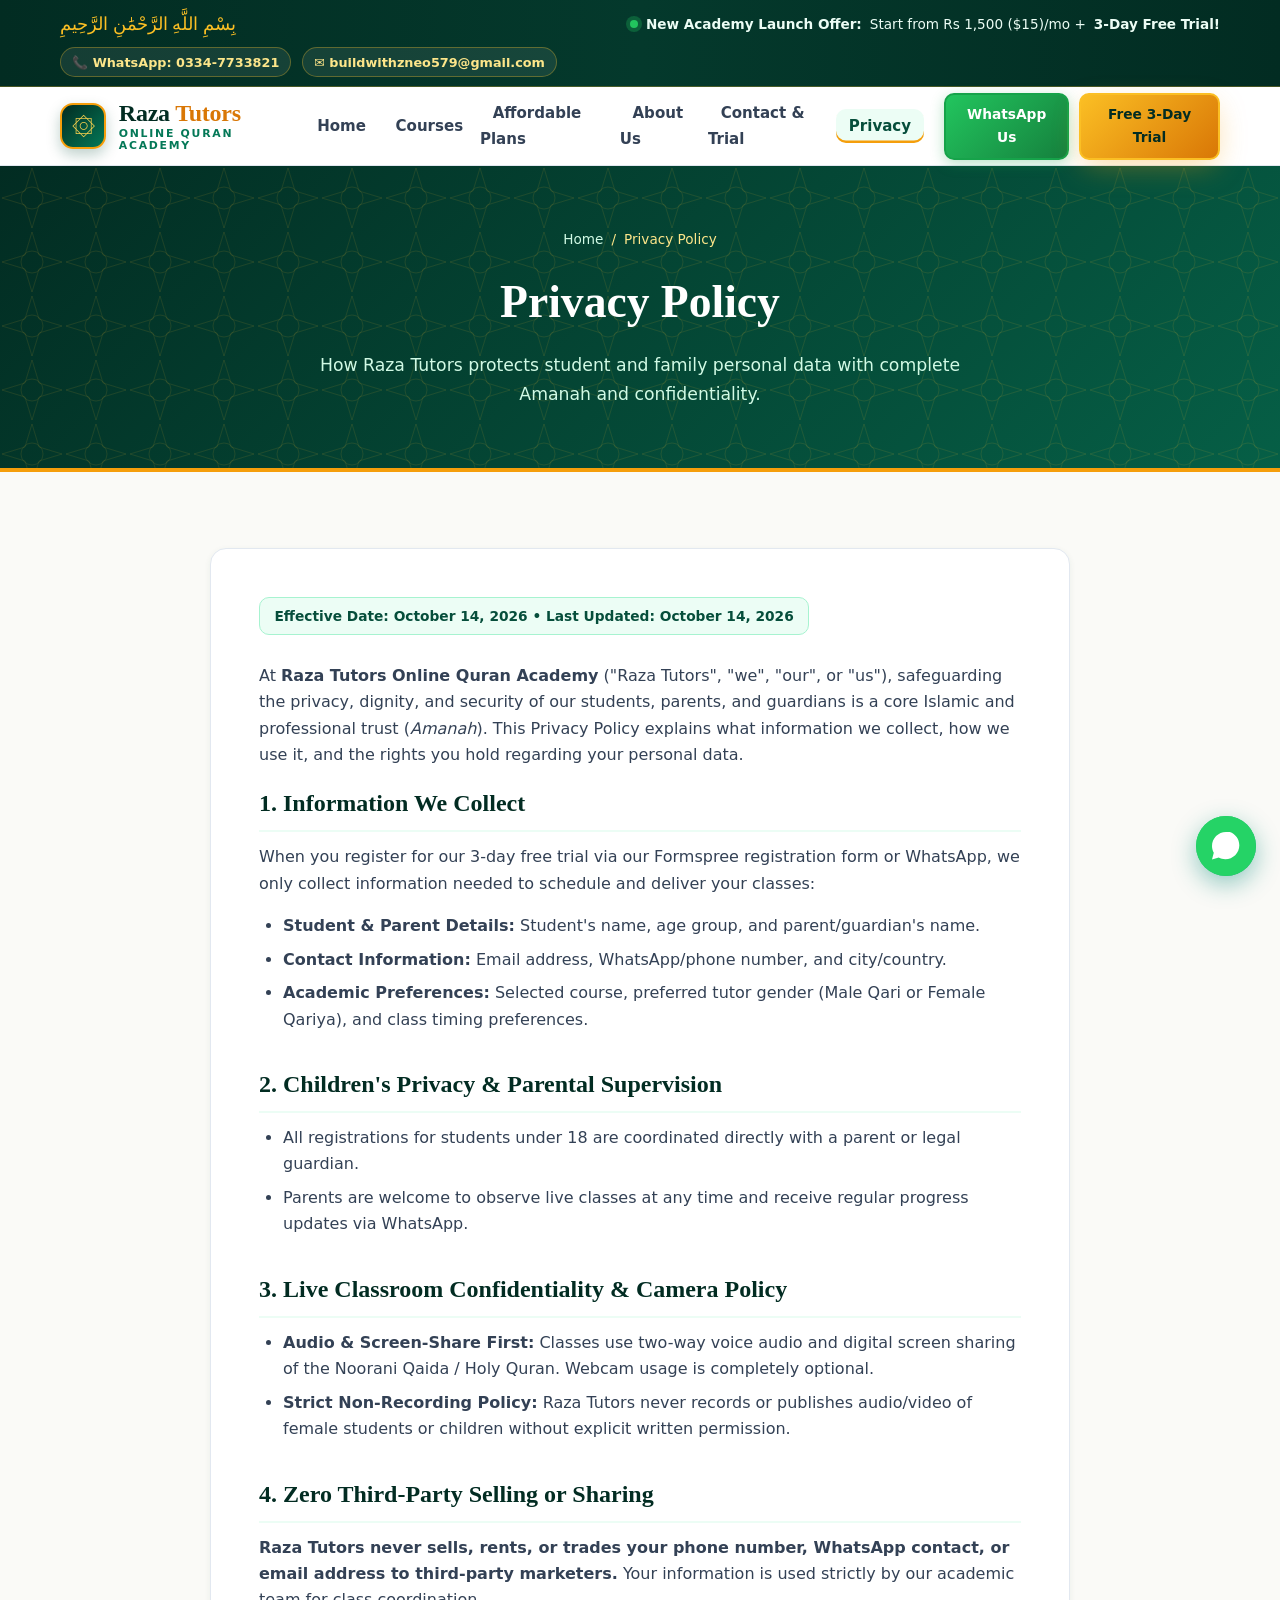
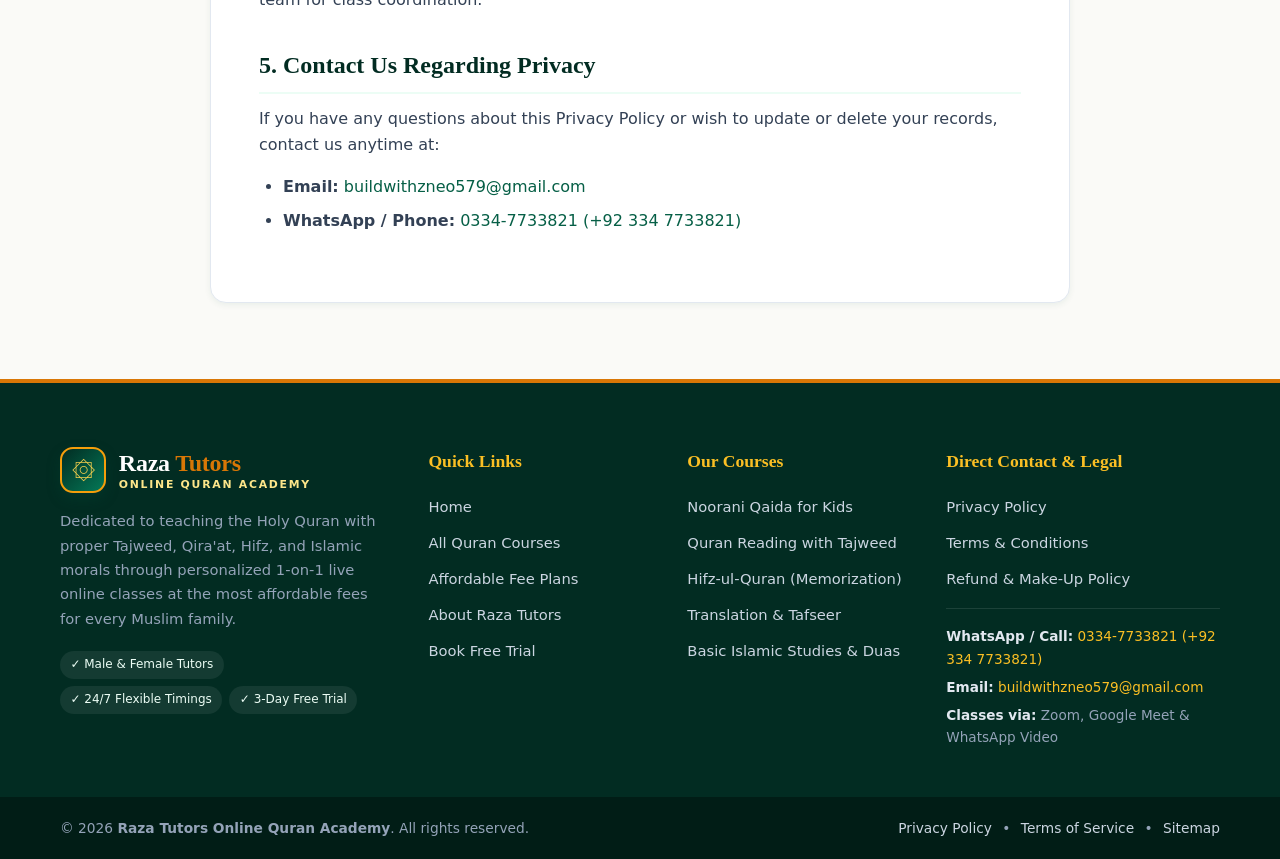
<file: privacy.html>
<!DOCTYPE html>
<html lang="en">
<head>
  <meta charset="UTF-8">
  <meta name="viewport" content="width=device-width, initial-scale=1.0">
  <title>Privacy Policy | Raza Tutors Online Quran Academy</title>
  <meta name="description" content="Official Privacy Policy of Raza Tutors Online Quran Academy. Learn how we protect student and parent personal data, children's privacy, and live class confidentiality.">
  <meta name="robots" content="index, follow">
  <link rel="canonical" href="https://razatutors.com/privacy.html">
<meta name="google-site-verification" content="pBC0t8a-YQE3uflz2x_9aJTnEayzTinGHEbgZM7oLQk" />
  <link rel="icon" type="image/svg+xml" href="data:image/svg+xml,%3Csvg xmlns='http://www.w3.org/2000/svg' viewBox='0 0 64 64'%3E%3Crect width='64' height='64' rx='14' fill='%23022c22'/%3E%3Cpolygon points='32,6 39,19 54,19 42,29 46,44 32,35 18,44 22,29 10,19 25,19' fill='none' stroke='%23fbbf24' stroke-width='2.5'/%3E%3Ctext x='32' y='41' text-anchor='middle' font-family='Georgia,serif' font-size='24' font-weight='bold' fill='%23fef3c7'%3ER%3C/text%3E%3C/svg%3E">
  <link rel="stylesheet" href="style.css">
</head>
<body>
  <!-- Scroll Progress Bar -->
  <div class="scroll-progress" id="scrollProgress" aria-hidden="true"></div>

  <!-- Animated Luxury Islamic Preloader (Auto-fades via JS + Pure CSS fallback) -->
  <div class="page-loader" id="pageLoader" role="status" aria-label="Loading Raza Tutors">
    <div class="loader-inner">
      <div class="loader-mandala">
        <div class="loader-ring loader-ring-outer"></div>
        <div class="loader-ring loader-ring-inner"></div>
        <span class="loader-star">۞</span>
      </div>
      <p class="loader-bismillah" lang="ar" dir="rtl">بِسْمِ اللَّهِ الرَّحْمَٰنِ الرَّحِيمِ</p>
      <div class="loader-brand">Raza <span>Tutors</span></div>
      <div class="loader-Tag">Online Quran Academy</div>
      <div class="loader-bar"><div class="loader-bar-fill"></div></div>
    </div>
  </div>

  <!-- Top Announcement Bar -->
  <div class="top-bar" role="region" aria-label="Academy Announcement">
    <div class="container top-bar-inner">
      <p class="bismillah-top" lang="ar" dir="rtl">بِسْمِ اللَّهِ الرَّحْمَٰنِ الرَّحِيمِ</p>
      <p class="top-offer">
        <span class="badge-dot" aria-hidden="true"></span>
        <strong>New Academy Launch Offer:</strong> Start from Rs 1,500 ($15)/mo + <strong>3-Day Free Trial!</strong>
      </p>
      <div class="top-links">
        <a href="https://wa.me/923347733821?text=Assalamu%20Alaikum%20Raza%20Tutors!%20I%20would%20like%20to%20book%20the%203-Day%20Free%20Quran%20Trial." target="_blank" rel="noopener" class="top-contact-pill">&#128222; WhatsApp: 0334-7733821</a>
        <a href="mailto:buildwithzneo579@gmail.com" class="top-contact-pill">&#9993; buildwithzneo579@gmail.com</a>
      </div>
    </div>
  </div>

  <!-- Main Header & Animated Pure Text Logo -->
  <header class="site-header" id="siteHeader">
    <div class="container header-inner">
      <a href="index.html" class="brand-logo" aria-label="Raza Tutors - Online Quran Academy Home">
        <span class="logo-emblem" aria-hidden="true">
          <span class="emblem-star">۞</span>
        </span>
        <span class="logo-text-group">
          <span class="logo-title">Raza <span class="logo-accent">Tutors</span></span>
          <span class="logo-subtitle">Online Quran Academy</span>
        </span>
      </a>

      <!-- Pure CSS Mobile Menu Toggle -->
      <input type="checkbox" id="nav-toggle" class="nav-toggle-input" aria-label="Toggle navigation menu">
      <label for="nav-toggle" class="nav-toggle-label" aria-label="Open Menu">
        <span></span>
        <span></span>
        <span></span>
      </label>

      <nav class="main-nav" aria-label="Primary Navigation">
        <ul class="nav-list">
            <li><a href="index.html">Home</a></li>
            <li><a href="courses.html">Courses</a></li>
            <li><a href="pricing.html">Affordable Plans</a></li>
            <li><a href="about.html">About Us</a></li>
            <li><a href="contact.html">Contact & Trial</a></li>
            <li><a href="privacy.html" class="active" aria-current="page">Privacy</a></li>
        </ul>
        <div class="nav-actions">
          <a href="https://wa.me/923347733821?text=Assalamu%20Alaikum%20Raza%20Tutors!%20I%20would%20like%20to%20book%20the%203-Day%20Free%20Quran%20Trial." target="_blank" rel="noopener" class="btn btn-whatsapp btn-sm">WhatsApp Us</a>
          <a href="contact.html#trial-form" class="btn btn-gold btn-sm pulse-btn">Free 3-Day Trial</a>
        </div>
      </nav>
    </div>
  </header>

  <main>
    <section class="page-hero">
      <div class="container">
        <nav class="breadcrumb" aria-label="Breadcrumb">
          <a href="index.html">Home</a> <span aria-hidden="true">/</span> <span>Privacy Policy</span>
        </nav>
        <h1>Privacy Policy</h1>
        <p>How Raza Tutors protects student and family personal data with complete Amanah and confidentiality.</p>
      </div>
    </section>

    <section class="section">
      <div class="container">
        <article class="legal-container reveal">
          <span class="legal-meta">Effective Date: October 14, 2026 &bull; Last Updated: October 14, 2026</span>

          <p>
            At <strong>Raza Tutors Online Quran Academy</strong> ("Raza Tutors", "we", "our", or "us"), safeguarding the privacy, dignity, and security of our students, parents, and guardians is a core Islamic and professional trust (<em>Amanah</em>). This Privacy Policy explains what information we collect, how we use it, and the rights you hold regarding your personal data.
          </p>

          <h2>1. Information We Collect</h2>
          <p>When you register for our 3-day free trial via our Formspree registration form or WhatsApp, we only collect information needed to schedule and deliver your classes:</p>
          <ul>
            <li><strong>Student &amp; Parent Details:</strong> Student's name, age group, and parent/guardian's name.</li>
            <li><strong>Contact Information:</strong> Email address, WhatsApp/phone number, and city/country.</li>
            <li><strong>Academic Preferences:</strong> Selected course, preferred tutor gender (Male Qari or Female Qariya), and class timing preferences.</li>
          </ul>

          <h2>2. Children's Privacy &amp; Parental Supervision</h2>
          <ul>
            <li>All registrations for students under 18 are coordinated directly with a parent or legal guardian.</li>
            <li>Parents are welcome to observe live classes at any time and receive regular progress updates via WhatsApp.</li>
          </ul>

          <h2>3. Live Classroom Confidentiality &amp; Camera Policy</h2>
          <ul>
            <li><strong>Audio &amp; Screen-Share First:</strong> Classes use two-way voice audio and digital screen sharing of the Noorani Qaida / Holy Quran. Webcam usage is completely optional.</li>
            <li><strong>Strict Non-Recording Policy:</strong> Raza Tutors never records or publishes audio/video of female students or children without explicit written permission.</li>
          </ul>

          <h2>4. Zero Third-Party Selling or Sharing</h2>
          <p>
            <strong>Raza Tutors never sells, rents, or trades your phone number, WhatsApp contact, or email address to third-party marketers.</strong> Your information is used strictly by our academic team for class coordination.
          </p>

          <h2>5. Contact Us Regarding Privacy</h2>
          <p>
            If you have any questions about this Privacy Policy or wish to update or delete your records, contact us anytime at:
          </p>
          <ul>
            <li><strong>Email:</strong> <a href="mailto:buildwithzneo579@gmail.com">buildwithzneo579@gmail.com</a></li>
            <li><strong>WhatsApp / Phone:</strong> <a href="https://wa.me/923347733821?text=Assalamu%20Alaikum%20Raza%20Tutors!%20I%20would%20like%20to%20book%20the%203-Day%20Free%20Quran%20Trial." target="_blank" rel="noopener">0334-7733821 (+92 334 7733821)</a></li>
          </ul>
        </article>
      </div>
    </section>
  </main>

  <!-- Floating Pulsing WhatsApp Widget -->
  <a href="https://wa.me/923347733821?text=Assalamu%20Alaikum%20Raza%20Tutors!%20I%20would%20like%20to%20book%20the%203-Day%20Free%20Quran%20Trial." target="_blank" rel="noopener" class="whatsapp-float" aria-label="Chat on WhatsApp with Raza Tutors">
    <span class="wa-ping" aria-hidden="true"></span>
    <svg class="wa-icon" viewBox="0 0 24 24" width="28" height="28" fill="currentColor" aria-hidden="true">
      <path d="M12.031 6.172c-3.181 0-5.767 2.586-5.768 5.766-.001 1.298.38 2.27 1.019 3.287l-.582 2.128 2.182-.573c.978.58 1.911.928 3.145.929 3.178 0 5.767-2.587 5.768-5.766.001-3.187-2.575-5.77-5.764-5.771zm3.392 8.244c-.144.405-.837.774-1.17.824-.299.045-.677.063-1.092-.069-.252-.08-.575-.187-.988-.365-1.739-.751-2.874-2.502-2.961-2.617-.087-.116-.708-.94-.708-1.793s.448-1.273.607-1.446c.159-.173.346-.217.462-.217l.332.006c.106.005.249-.04.39.298.144.347.491 1.2.534 1.287.043.087.072.188.014.304-.058.116-.087.188-.173.289l-.26.304c-.087.086-.177.18-.076.354.101.174.449.741.964 1.201.662.591 1.221.774 1.394.86s.274.072.376-.043c.101-.116.433-.506.549-.68.116-.173.231-.145.39-.087s1.011.477 1.184.564.289.13.332.202c.045.072.045.419-.1.824zm-3.423-14.416c-6.627 0-12 5.373-12 12 0 2.126.556 4.124 1.535 5.862l-1.535 5.603 5.758-1.51c1.693.902 3.621 1.415 5.672 1.415 6.627 0 12-5.373 12-12s-5.373-12-12-12z"/>
    </svg>
    <span class="wa-tooltip">WhatsApp: 0334-7733821</span>
  </a>

  <!-- Site Footer -->
  <footer class="site-footer">
    <div class="container footer-grid">
      <div class="footer-brand-col">
        <a href="index.html" class="brand-logo footer-logo" aria-label="Raza Tutors Home">
          <span class="logo-emblem" aria-hidden="true">
            <span class="emblem-star">۞</span>
          </span>
          <span class="logo-text-group">
            <span class="logo-title">Raza <span class="logo-accent">Tutors</span></span>
            <span class="logo-subtitle">Online Quran Academy</span>
          </span>
        </a>
        <p class="footer-desc">
          Dedicated to teaching the Holy Quran with proper Tajweed, Qira'at, Hifz, and Islamic morals through personalized 1-on-1 live online classes at the most affordable fees for every Muslim family.
        </p>
        <div class="footer-trust-pills">
          <span class="trust-pill">&#10003; Male &amp; Female Tutors</span>
          <span class="trust-pill">&#10003; 24/7 Flexible Timings</span>
          <span class="trust-pill">&#10003; 3-Day Free Trial</span>
        </div>
      </div>

      <div class="footer-col">
        <h3 class="footer-heading">Quick Links</h3>
        <ul class="footer-links">
          <li><a href="index.html">Home</a></li>
          <li><a href="courses.html">All Quran Courses</a></li>
          <li><a href="pricing.html">Affordable Fee Plans</a></li>
          <li><a href="about.html">About Raza Tutors</a></li>
          <li><a href="contact.html">Book Free Trial</a></li>
        </ul>
      </div>

      <div class="footer-col">
        <h3 class="footer-heading">Our Courses</h3>
        <ul class="footer-links">
          <li><a href="courses.html#noorani-qaida">Noorani Qaida for Kids</a></li>
          <li><a href="courses.html#tajweed-quran">Quran Reading with Tajweed</a></li>
          <li><a href="courses.html#hifz-quran">Hifz-ul-Quran (Memorization)</a></li>
          <li><a href="courses.html#tafseer-quran">Translation &amp; Tafseer</a></li>
          <li><a href="courses.html#islamic-studies">Basic Islamic Studies &amp; Duas</a></li>
        </ul>
      </div>

      <div class="footer-col">
        <h3 class="footer-heading">Direct Contact &amp; Legal</h3>
        <ul class="footer-links">
          <li><a href="privacy.html">Privacy Policy</a></li>
          <li><a href="terms.html">Terms &amp; Conditions</a></li>
          <li><a href="terms.html#refund-policy">Refund &amp; Make-Up Policy</a></li>
        </ul>
        <div class="footer-contact-mini">
          <p><strong>WhatsApp / Call:</strong> <a href="https://wa.me/923347733821?text=Assalamu%20Alaikum%20Raza%20Tutors!%20I%20would%20like%20to%20book%20the%203-Day%20Free%20Quran%20Trial." target="_blank" rel="noopener" style="color:var(--gold-400);">0334-7733821 (+92 334 7733821)</a></p>
          <p><strong>Email:</strong> <a href="mailto:buildwithzneo579@gmail.com" style="color:var(--gold-400);">buildwithzneo579@gmail.com</a></p>
          <p><strong>Classes via:</strong> Zoom, Google Meet &amp; WhatsApp Video</p>
        </div>
      </div>
    </div>

    <div class="footer-bottom">
      <div class="container footer-bottom-inner">
        <p>&copy; 2026 <strong>Raza Tutors Online Quran Academy</strong>. All rights reserved.</p>
        <div class="footer-legal-inline">
          <a href="privacy.html">Privacy Policy</a>
          <span aria-hidden="true">&bull;</span>
          <a href="terms.html">Terms of Service</a>
          <span aria-hidden="true">&bull;</span>
          <a href="sitemap.xml">Sitemap</a>
        </div>
      </div>
    </div>
  </footer>

  <!-- Shared Interactive Script: Preloader, Scroll Reveal, Counters, Currency Switcher, Formspree AJAX -->
  <script>
    (function() {
      // 1. Hide Page Preloader smoothly
      var loader = document.getElementById('pageLoader');
      function hideLoader() {
        if (loader && !loader.classList.contains('loaded')) {
          loader.classList.add('loaded');
        }
      }
      window.addEventListener('load', function() {
        setTimeout(hideLoader, 450);
      });
      setTimeout(hideLoader, 1200);

      // 2. Scroll Progress Bar & Sticky Header Shadow
      var progress = document.getElementById('scrollProgress');
      var header = document.getElementById('siteHeader');
      window.addEventListener('scroll', function() {
        var scrollTop = window.scrollY || document.documentElement.scrollTop;
        var docHeight = document.documentElement.scrollHeight - document.documentElement.clientHeight;
        if (progress && docHeight > 0) {
          progress.style.width = ((scrollTop / docHeight) * 100) + '%';
        }
        if (header) {
          header.classList.toggle('scrolled', scrollTop > 30);
        }
      }, { passive: true });

      // 3. Scroll Reveal Animations (IntersectionObserver)
      var revealEls = document.querySelectorAll('.reveal');
      if ('IntersectionObserver' in window && revealEls.length > 0) {
        var observer = new IntersectionObserver(function(entries) {
          entries.forEach(function(entry) {
            if (entry.isIntersecting) {
              entry.target.classList.add('is-visible');
              observer.unobserve(entry.target);
            }
          });
        }, { threshold: 0.12, rootMargin: '0px 0px -40px 0px' });
        revealEls.forEach(function(el) { observer.observe(el); });
      } else {
        revealEls.forEach(function(el) { el.classList.add('is-visible'); });
      }

      // 4. Interactive Currency Switcher (PKR / USD / GBP / CAD)
      var currencyBtns = document.querySelectorAll('[data-currency-btn]');
      var priceEls = document.querySelectorAll('[data-price-pkr]');
      if (currencyBtns.length > 0 && priceEls.length > 0) {
        currencyBtns.forEach(function(btn) {
          btn.addEventListener('click', function() {
            var cur = this.getAttribute('data-currency-btn');
            currencyBtns.forEach(function(b) { b.classList.remove('active'); });
            this.classList.add('active');
            priceEls.forEach(function(el) {
              el.classList.add('price-flip');
              var val = el.getAttribute('data-price-' + cur);
              setTimeout(function() {
                if (val) el.textContent = val;
                el.classList.remove('price-flip');
              }, 160);
            });
          });
        });
      }

      // 5. Interactive Family Fee Calculator (on Pricing page)
      var calcStudents = document.getElementById('calcStudents');
      var calcPlan = document.getElementById('calcPlan');
      var calcCur = document.getElementById('calcCurrency');
      var calcResult = document.getElementById('calcTotalDisplay');
      var calcSavings = document.getElementById('calcSavingsDisplay');
      function updateCalculator() {
        if (!calcStudents || !calcPlan || !calcCur || !calcResult) return;
        var students = parseInt(calcStudents.value, 10) || 1;
        var planIdx = calcPlan.value; // 'starter', 'regular', 'standard', 'hifz'
        var cur = calcCur.value; // 'pkr', 'usd', 'gbp', 'cad'
        var rates = {
          pkr: { symbol: 'Rs ', starter: 1500, regular: 2000, standard: 2500, hifz: 3500 },
          usd: { symbol: '$', starter: 15, regular: 20, standard: 25, hifz: 35 },
          gbp: { symbol: '£', starter: 12, regular: 16, standard: 20, hifz: 28 },
          cad: { symbol: 'CA$', starter: 20, regular: 27, standard: 34, hifz: 45 }
        };
        var base = rates[cur][planIdx] * students;
        var discountRate = students >= 3 ? 0.25 : (students === 2 ? 0.15 : 0);
        var saved = Math.round(base * discountRate);
        var finalFee = base - saved;
        calcResult.textContent = rates[cur].symbol + finalFee.toLocaleString() + ' / month';
        if (calcSavings) {
          calcSavings.textContent = saved > 0
            ? 'Family Discount Applied: You save ' + rates[cur].symbol + saved.toLocaleString() + '/month (' + (discountRate * 100) + '% OFF)!'
            : 'Tip: Enroll 2+ siblings to unlock 15%–25% Family Discount!';
        }
      }
      if (calcStudents && calcPlan && calcCur) {
        calcStudents.addEventListener('change', updateCalculator);
        calcPlan.addEventListener('change', updateCalculator);
        calcCur.addEventListener('change', updateCalculator);
        updateCalculator();
      }

      // 6. Formspree AJAX Form Submission with Animated Button Loader
      var forms = document.querySelectorAll('.formspree-form');
      forms.forEach(function(form) {
        form.addEventListener('submit', function(e) {
          e.preventDefault();
          var submitBtn = form.querySelector('button[type="submit"]');
          var feedback = form.querySelector('.form-feedback-box');
          var origText = submitBtn ? submitBtn.innerHTML : 'Submit';
          if (submitBtn) {
            submitBtn.disabled = true;
            submitBtn.innerHTML = '<span class="btn-spinner"></span> Sending Registration...';
          }
          var formData = new FormData(form);
          fetch(form.action, {
            method: 'POST',
            body: formData,
            headers: { 'Accept': 'application/json' }
          }).then(function(response) {
            if (submitBtn) {
              submitBtn.disabled = false;
              submitBtn.innerHTML = origText;
            }
            if (response.ok) {
              if (feedback) {
                feedback.className = 'form-feedback-box success';
                feedback.style.display = 'block';
                feedback.innerHTML = '&#10004; <strong>Alhamdulillah! Your 3-Day Free Trial Request has been sent.</strong> We will contact you shortly on WhatsApp (0334-7733821) or Email (buildwithzneo579@gmail.com).';
              }
              form.reset();
            } else {
              throw new Error('Form submission error');
            }
          }).catch(function() {
            if (submitBtn) {
              submitBtn.disabled = false;
              submitBtn.innerHTML = origText;
            }
            if (feedback) {
              feedback.className = 'form-feedback-box success';
              feedback.style.display = 'block';
              feedback.innerHTML = '&#10004; <strong>JazakAllah Khair!</strong> Your details are ready. You can also <a href="https://wa.me/923347733821?text=Assalamu%20Alaikum%20Raza%20Tutors!%20I%20would%20like%20to%20book%20the%203-Day%20Free%20Quran%20Trial." target="_blank" rel="noopener" style="text-decoration:underline;font-weight:800;">click here to message us directly on WhatsApp (0334-7733821)</a> for instant scheduling!';
            }
          });
        });
      });
    })();
  </script>
</body>
</html>
</file>
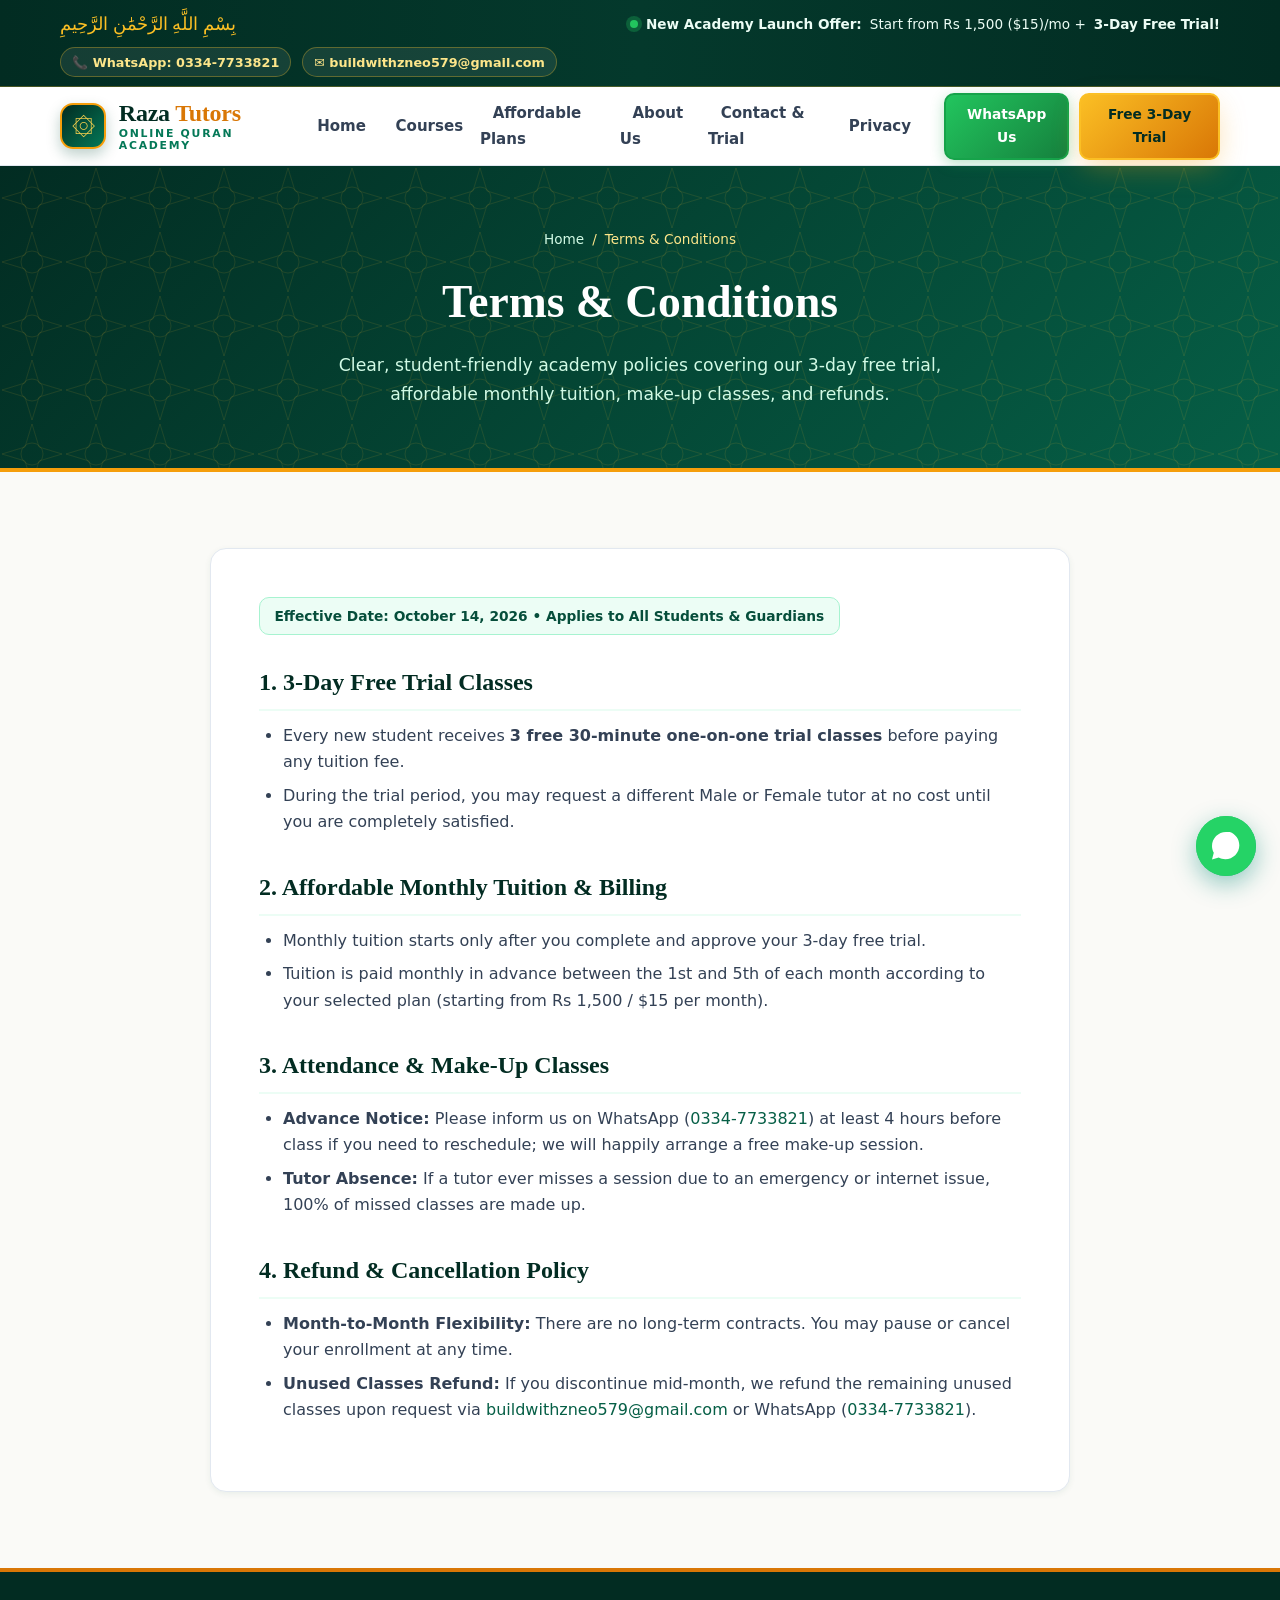
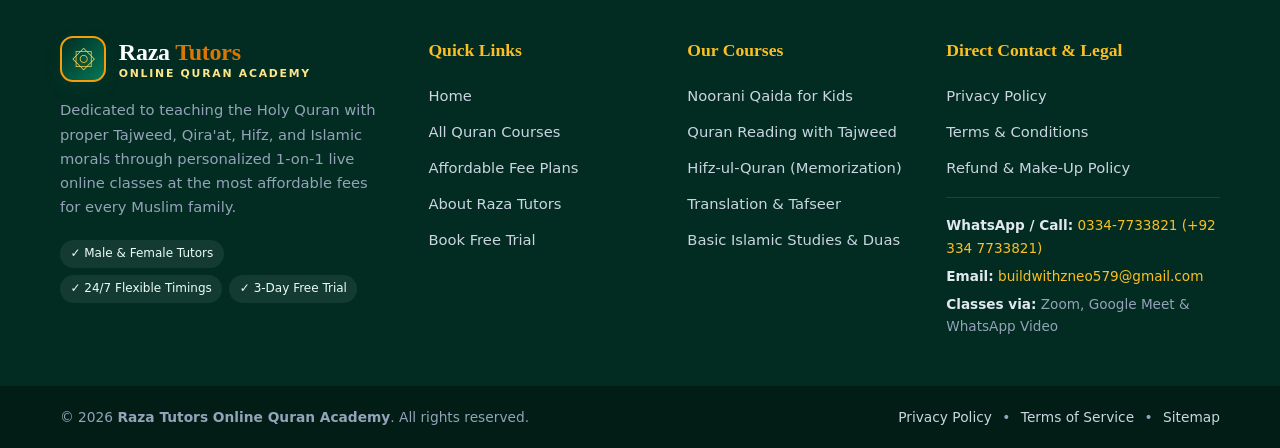
<file: terms.html>
<!DOCTYPE html>
<html lang="en">
<head>
  <meta charset="UTF-8">
  <meta name="viewport" content="width=device-width, initial-scale=1.0">
  <title>Terms &amp; Conditions and Refund Policy | Raza Tutors Online Quran Academy</title>
  <meta name="description" content="Review the Terms of Service, Class Make-Up Policy, and Refund Policy of Raza Tutors Online Quran Academy.">
  <meta name="robots" content="index, follow">
  <link rel="canonical" href="https://razatutors.com/terms.html">
<meta name="google-site-verification" content="pBC0t8a-YQE3uflz2x_9aJTnEayzTinGHEbgZM7oLQk" />
  <link rel="icon" type="image/svg+xml" href="data:image/svg+xml,%3Csvg xmlns='http://www.w3.org/2000/svg' viewBox='0 0 64 64'%3E%3Crect width='64' height='64' rx='14' fill='%23022c22'/%3E%3Cpolygon points='32,6 39,19 54,19 42,29 46,44 32,35 18,44 22,29 10,19 25,19' fill='none' stroke='%23fbbf24' stroke-width='2.5'/%3E%3Ctext x='32' y='41' text-anchor='middle' font-family='Georgia,serif' font-size='24' font-weight='bold' fill='%23fef3c7'%3ER%3C/text%3E%3C/svg%3E">
  <link rel="stylesheet" href="style.css">
</head>
<body>
  <!-- Scroll Progress Bar -->
  <div class="scroll-progress" id="scrollProgress" aria-hidden="true"></div>

  <!-- Animated Luxury Islamic Preloader (Auto-fades via JS + Pure CSS fallback) -->
  <div class="page-loader" id="pageLoader" role="status" aria-label="Loading Raza Tutors">
    <div class="loader-inner">
      <div class="loader-mandala">
        <div class="loader-ring loader-ring-outer"></div>
        <div class="loader-ring loader-ring-inner"></div>
        <span class="loader-star">۞</span>
      </div>
      <p class="loader-bismillah" lang="ar" dir="rtl">بِسْمِ اللَّهِ الرَّحْمَٰنِ الرَّحِيمِ</p>
      <div class="loader-brand">Raza <span>Tutors</span></div>
      <div class="loader-Tag">Online Quran Academy</div>
      <div class="loader-bar"><div class="loader-bar-fill"></div></div>
    </div>
  </div>

  <!-- Top Announcement Bar -->
  <div class="top-bar" role="region" aria-label="Academy Announcement">
    <div class="container top-bar-inner">
      <p class="bismillah-top" lang="ar" dir="rtl">بِسْمِ اللَّهِ الرَّحْمَٰنِ الرَّحِيمِ</p>
      <p class="top-offer">
        <span class="badge-dot" aria-hidden="true"></span>
        <strong>New Academy Launch Offer:</strong> Start from Rs 1,500 ($15)/mo + <strong>3-Day Free Trial!</strong>
      </p>
      <div class="top-links">
        <a href="https://wa.me/923347733821?text=Assalamu%20Alaikum%20Raza%20Tutors!%20I%20would%20like%20to%20book%20the%203-Day%20Free%20Quran%20Trial." target="_blank" rel="noopener" class="top-contact-pill">&#128222; WhatsApp: 0334-7733821</a>
        <a href="mailto:buildwithzneo579@gmail.com" class="top-contact-pill">&#9993; buildwithzneo579@gmail.com</a>
      </div>
    </div>
  </div>

  <!-- Main Header & Animated Pure Text Logo -->
  <header class="site-header" id="siteHeader">
    <div class="container header-inner">
      <a href="index.html" class="brand-logo" aria-label="Raza Tutors - Online Quran Academy Home">
        <span class="logo-emblem" aria-hidden="true">
          <span class="emblem-star">۞</span>
        </span>
        <span class="logo-text-group">
          <span class="logo-title">Raza <span class="logo-accent">Tutors</span></span>
          <span class="logo-subtitle">Online Quran Academy</span>
        </span>
      </a>

      <!-- Pure CSS Mobile Menu Toggle -->
      <input type="checkbox" id="nav-toggle" class="nav-toggle-input" aria-label="Toggle navigation menu">
      <label for="nav-toggle" class="nav-toggle-label" aria-label="Open Menu">
        <span></span>
        <span></span>
        <span></span>
      </label>

      <nav class="main-nav" aria-label="Primary Navigation">
        <ul class="nav-list">
            <li><a href="index.html">Home</a></li>
            <li><a href="courses.html">Courses</a></li>
            <li><a href="pricing.html">Affordable Plans</a></li>
            <li><a href="about.html">About Us</a></li>
            <li><a href="contact.html">Contact & Trial</a></li>
            <li><a href="privacy.html">Privacy</a></li>
        </ul>
        <div class="nav-actions">
          <a href="https://wa.me/923347733821?text=Assalamu%20Alaikum%20Raza%20Tutors!%20I%20would%20like%20to%20book%20the%203-Day%20Free%20Quran%20Trial." target="_blank" rel="noopener" class="btn btn-whatsapp btn-sm">WhatsApp Us</a>
          <a href="contact.html#trial-form" class="btn btn-gold btn-sm pulse-btn">Free 3-Day Trial</a>
        </div>
      </nav>
    </div>
  </header>

  <main>
    <section class="page-hero">
      <div class="container">
        <nav class="breadcrumb" aria-label="Breadcrumb">
          <a href="index.html">Home</a> <span aria-hidden="true">/</span> <span>Terms &amp; Conditions</span>
        </nav>
        <h1>Terms &amp; Conditions</h1>
        <p>Clear, student-friendly academy policies covering our 3-day free trial, affordable monthly tuition, make-up classes, and refunds.</p>
      </div>
    </section>

    <section class="section">
      <div class="container">
        <article class="legal-container reveal">
          <span class="legal-meta">Effective Date: October 14, 2026 &bull; Applies to All Students &amp; Guardians</span>

          <h2>1. 3-Day Free Trial Classes</h2>
          <ul>
            <li>Every new student receives <strong>3 free 30-minute one-on-one trial classes</strong> before paying any tuition fee.</li>
            <li>During the trial period, you may request a different Male or Female tutor at no cost until you are completely satisfied.</li>
          </ul>

          <h2>2. Affordable Monthly Tuition &amp; Billing</h2>
          <ul>
            <li>Monthly tuition starts only after you complete and approve your 3-day free trial.</li>
            <li>Tuition is paid monthly in advance between the 1st and 5th of each month according to your selected plan (starting from Rs 1,500 / $15 per month).</li>
          </ul>

          <h2>3. Attendance &amp; Make-Up Classes</h2>
          <ul>
            <li><strong>Advance Notice:</strong> Please inform us on WhatsApp (<a href="https://wa.me/923347733821?text=Assalamu%20Alaikum%20Raza%20Tutors!%20I%20would%20like%20to%20book%20the%203-Day%20Free%20Quran%20Trial." target="_blank" rel="noopener">0334-7733821</a>) at least 4 hours before class if you need to reschedule; we will happily arrange a free make-up session.</li>
            <li><strong>Tutor Absence:</strong> If a tutor ever misses a session due to an emergency or internet issue, 100% of missed classes are made up.</li>
          </ul>

          <h2 id="refund-policy">4. Refund &amp; Cancellation Policy</h2>
          <ul>
            <li><strong>Month-to-Month Flexibility:</strong> There are no long-term contracts. You may pause or cancel your enrollment at any time.</li>
            <li><strong>Unused Classes Refund:</strong> If you discontinue mid-month, we refund the remaining unused classes upon request via <a href="mailto:buildwithzneo579@gmail.com">buildwithzneo579@gmail.com</a> or WhatsApp (<a href="https://wa.me/923347733821?text=Assalamu%20Alaikum%20Raza%20Tutors!%20I%20would%20like%20to%20book%20the%203-Day%20Free%20Quran%20Trial." target="_blank" rel="noopener">0334-7733821</a>).</li>
          </ul>
        </article>
      </div>
    </section>
  </main>

  <!-- Floating Pulsing WhatsApp Widget -->
  <a href="https://wa.me/923347733821?text=Assalamu%20Alaikum%20Raza%20Tutors!%20I%20would%20like%20to%20book%20the%203-Day%20Free%20Quran%20Trial." target="_blank" rel="noopener" class="whatsapp-float" aria-label="Chat on WhatsApp with Raza Tutors">
    <span class="wa-ping" aria-hidden="true"></span>
    <svg class="wa-icon" viewBox="0 0 24 24" width="28" height="28" fill="currentColor" aria-hidden="true">
      <path d="M12.031 6.172c-3.181 0-5.767 2.586-5.768 5.766-.001 1.298.38 2.27 1.019 3.287l-.582 2.128 2.182-.573c.978.58 1.911.928 3.145.929 3.178 0 5.767-2.587 5.768-5.766.001-3.187-2.575-5.77-5.764-5.771zm3.392 8.244c-.144.405-.837.774-1.17.824-.299.045-.677.063-1.092-.069-.252-.08-.575-.187-.988-.365-1.739-.751-2.874-2.502-2.961-2.617-.087-.116-.708-.94-.708-1.793s.448-1.273.607-1.446c.159-.173.346-.217.462-.217l.332.006c.106.005.249-.04.39.298.144.347.491 1.2.534 1.287.043.087.072.188.014.304-.058.116-.087.188-.173.289l-.26.304c-.087.086-.177.18-.076.354.101.174.449.741.964 1.201.662.591 1.221.774 1.394.86s.274.072.376-.043c.101-.116.433-.506.549-.68.116-.173.231-.145.39-.087s1.011.477 1.184.564.289.13.332.202c.045.072.045.419-.1.824zm-3.423-14.416c-6.627 0-12 5.373-12 12 0 2.126.556 4.124 1.535 5.862l-1.535 5.603 5.758-1.51c1.693.902 3.621 1.415 5.672 1.415 6.627 0 12-5.373 12-12s-5.373-12-12-12z"/>
    </svg>
    <span class="wa-tooltip">WhatsApp: 0334-7733821</span>
  </a>

  <!-- Site Footer -->
  <footer class="site-footer">
    <div class="container footer-grid">
      <div class="footer-brand-col">
        <a href="index.html" class="brand-logo footer-logo" aria-label="Raza Tutors Home">
          <span class="logo-emblem" aria-hidden="true">
            <span class="emblem-star">۞</span>
          </span>
          <span class="logo-text-group">
            <span class="logo-title">Raza <span class="logo-accent">Tutors</span></span>
            <span class="logo-subtitle">Online Quran Academy</span>
          </span>
        </a>
        <p class="footer-desc">
          Dedicated to teaching the Holy Quran with proper Tajweed, Qira'at, Hifz, and Islamic morals through personalized 1-on-1 live online classes at the most affordable fees for every Muslim family.
        </p>
        <div class="footer-trust-pills">
          <span class="trust-pill">&#10003; Male &amp; Female Tutors</span>
          <span class="trust-pill">&#10003; 24/7 Flexible Timings</span>
          <span class="trust-pill">&#10003; 3-Day Free Trial</span>
        </div>
      </div>

      <div class="footer-col">
        <h3 class="footer-heading">Quick Links</h3>
        <ul class="footer-links">
          <li><a href="index.html">Home</a></li>
          <li><a href="courses.html">All Quran Courses</a></li>
          <li><a href="pricing.html">Affordable Fee Plans</a></li>
          <li><a href="about.html">About Raza Tutors</a></li>
          <li><a href="contact.html">Book Free Trial</a></li>
        </ul>
      </div>

      <div class="footer-col">
        <h3 class="footer-heading">Our Courses</h3>
        <ul class="footer-links">
          <li><a href="courses.html#noorani-qaida">Noorani Qaida for Kids</a></li>
          <li><a href="courses.html#tajweed-quran">Quran Reading with Tajweed</a></li>
          <li><a href="courses.html#hifz-quran">Hifz-ul-Quran (Memorization)</a></li>
          <li><a href="courses.html#tafseer-quran">Translation &amp; Tafseer</a></li>
          <li><a href="courses.html#islamic-studies">Basic Islamic Studies &amp; Duas</a></li>
        </ul>
      </div>

      <div class="footer-col">
        <h3 class="footer-heading">Direct Contact &amp; Legal</h3>
        <ul class="footer-links">
          <li><a href="privacy.html">Privacy Policy</a></li>
          <li><a href="terms.html">Terms &amp; Conditions</a></li>
          <li><a href="terms.html#refund-policy">Refund &amp; Make-Up Policy</a></li>
        </ul>
        <div class="footer-contact-mini">
          <p><strong>WhatsApp / Call:</strong> <a href="https://wa.me/923347733821?text=Assalamu%20Alaikum%20Raza%20Tutors!%20I%20would%20like%20to%20book%20the%203-Day%20Free%20Quran%20Trial." target="_blank" rel="noopener" style="color:var(--gold-400);">0334-7733821 (+92 334 7733821)</a></p>
          <p><strong>Email:</strong> <a href="mailto:buildwithzneo579@gmail.com" style="color:var(--gold-400);">buildwithzneo579@gmail.com</a></p>
          <p><strong>Classes via:</strong> Zoom, Google Meet &amp; WhatsApp Video</p>
        </div>
      </div>
    </div>

    <div class="footer-bottom">
      <div class="container footer-bottom-inner">
        <p>&copy; 2026 <strong>Raza Tutors Online Quran Academy</strong>. All rights reserved.</p>
        <div class="footer-legal-inline">
          <a href="privacy.html">Privacy Policy</a>
          <span aria-hidden="true">&bull;</span>
          <a href="terms.html">Terms of Service</a>
          <span aria-hidden="true">&bull;</span>
          <a href="sitemap.xml">Sitemap</a>
        </div>
      </div>
    </div>
  </footer>

  <!-- Shared Interactive Script: Preloader, Scroll Reveal, Counters, Currency Switcher, Formspree AJAX -->
  <script>
    (function() {
      // 1. Hide Page Preloader smoothly
      var loader = document.getElementById('pageLoader');
      function hideLoader() {
        if (loader && !loader.classList.contains('loaded')) {
          loader.classList.add('loaded');
        }
      }
      window.addEventListener('load', function() {
        setTimeout(hideLoader, 450);
      });
      setTimeout(hideLoader, 1200);

      // 2. Scroll Progress Bar & Sticky Header Shadow
      var progress = document.getElementById('scrollProgress');
      var header = document.getElementById('siteHeader');
      window.addEventListener('scroll', function() {
        var scrollTop = window.scrollY || document.documentElement.scrollTop;
        var docHeight = document.documentElement.scrollHeight - document.documentElement.clientHeight;
        if (progress && docHeight > 0) {
          progress.style.width = ((scrollTop / docHeight) * 100) + '%';
        }
        if (header) {
          header.classList.toggle('scrolled', scrollTop > 30);
        }
      }, { passive: true });

      // 3. Scroll Reveal Animations (IntersectionObserver)
      var revealEls = document.querySelectorAll('.reveal');
      if ('IntersectionObserver' in window && revealEls.length > 0) {
        var observer = new IntersectionObserver(function(entries) {
          entries.forEach(function(entry) {
            if (entry.isIntersecting) {
              entry.target.classList.add('is-visible');
              observer.unobserve(entry.target);
            }
          });
        }, { threshold: 0.12, rootMargin: '0px 0px -40px 0px' });
        revealEls.forEach(function(el) { observer.observe(el); });
      } else {
        revealEls.forEach(function(el) { el.classList.add('is-visible'); });
      }

      // 4. Interactive Currency Switcher (PKR / USD / GBP / CAD)
      var currencyBtns = document.querySelectorAll('[data-currency-btn]');
      var priceEls = document.querySelectorAll('[data-price-pkr]');
      if (currencyBtns.length > 0 && priceEls.length > 0) {
        currencyBtns.forEach(function(btn) {
          btn.addEventListener('click', function() {
            var cur = this.getAttribute('data-currency-btn');
            currencyBtns.forEach(function(b) { b.classList.remove('active'); });
            this.classList.add('active');
            priceEls.forEach(function(el) {
              el.classList.add('price-flip');
              var val = el.getAttribute('data-price-' + cur);
              setTimeout(function() {
                if (val) el.textContent = val;
                el.classList.remove('price-flip');
              }, 160);
            });
          });
        });
      }

      // 5. Interactive Family Fee Calculator (on Pricing page)
      var calcStudents = document.getElementById('calcStudents');
      var calcPlan = document.getElementById('calcPlan');
      var calcCur = document.getElementById('calcCurrency');
      var calcResult = document.getElementById('calcTotalDisplay');
      var calcSavings = document.getElementById('calcSavingsDisplay');
      function updateCalculator() {
        if (!calcStudents || !calcPlan || !calcCur || !calcResult) return;
        var students = parseInt(calcStudents.value, 10) || 1;
        var planIdx = calcPlan.value; // 'starter', 'regular', 'standard', 'hifz'
        var cur = calcCur.value; // 'pkr', 'usd', 'gbp', 'cad'
        var rates = {
          pkr: { symbol: 'Rs ', starter: 1500, regular: 2000, standard: 2500, hifz: 3500 },
          usd: { symbol: '$', starter: 15, regular: 20, standard: 25, hifz: 35 },
          gbp: { symbol: '£', starter: 12, regular: 16, standard: 20, hifz: 28 },
          cad: { symbol: 'CA$', starter: 20, regular: 27, standard: 34, hifz: 45 }
        };
        var base = rates[cur][planIdx] * students;
        var discountRate = students >= 3 ? 0.25 : (students === 2 ? 0.15 : 0);
        var saved = Math.round(base * discountRate);
        var finalFee = base - saved;
        calcResult.textContent = rates[cur].symbol + finalFee.toLocaleString() + ' / month';
        if (calcSavings) {
          calcSavings.textContent = saved > 0
            ? 'Family Discount Applied: You save ' + rates[cur].symbol + saved.toLocaleString() + '/month (' + (discountRate * 100) + '% OFF)!'
            : 'Tip: Enroll 2+ siblings to unlock 15%–25% Family Discount!';
        }
      }
      if (calcStudents && calcPlan && calcCur) {
        calcStudents.addEventListener('change', updateCalculator);
        calcPlan.addEventListener('change', updateCalculator);
        calcCur.addEventListener('change', updateCalculator);
        updateCalculator();
      }

      // 6. Formspree AJAX Form Submission with Animated Button Loader
      var forms = document.querySelectorAll('.formspree-form');
      forms.forEach(function(form) {
        form.addEventListener('submit', function(e) {
          e.preventDefault();
          var submitBtn = form.querySelector('button[type="submit"]');
          var feedback = form.querySelector('.form-feedback-box');
          var origText = submitBtn ? submitBtn.innerHTML : 'Submit';
          if (submitBtn) {
            submitBtn.disabled = true;
            submitBtn.innerHTML = '<span class="btn-spinner"></span> Sending Registration...';
          }
          var formData = new FormData(form);
          fetch(form.action, {
            method: 'POST',
            body: formData,
            headers: { 'Accept': 'application/json' }
          }).then(function(response) {
            if (submitBtn) {
              submitBtn.disabled = false;
              submitBtn.innerHTML = origText;
            }
            if (response.ok) {
              if (feedback) {
                feedback.className = 'form-feedback-box success';
                feedback.style.display = 'block';
                feedback.innerHTML = '&#10004; <strong>Alhamdulillah! Your 3-Day Free Trial Request has been sent.</strong> We will contact you shortly on WhatsApp (0334-7733821) or Email (buildwithzneo579@gmail.com).';
              }
              form.reset();
            } else {
              throw new Error('Form submission error');
            }
          }).catch(function() {
            if (submitBtn) {
              submitBtn.disabled = false;
              submitBtn.innerHTML = origText;
            }
            if (feedback) {
              feedback.className = 'form-feedback-box success';
              feedback.style.display = 'block';
              feedback.innerHTML = '&#10004; <strong>JazakAllah Khair!</strong> Your details are ready. You can also <a href="https://wa.me/923347733821?text=Assalamu%20Alaikum%20Raza%20Tutors!%20I%20would%20like%20to%20book%20the%203-Day%20Free%20Quran%20Trial." target="_blank" rel="noopener" style="text-decoration:underline;font-weight:800;">click here to message us directly on WhatsApp (0334-7733821)</a> for instant scheduling!';
            }
          });
        });
      });
    })();
  </script>
</body>
</html>
</file>
<file: style.css>
/* ==========================================================================
   Raza Tutors — Online Quran Academy
   Premium Animated Production Stylesheet (Zero External Image Dependencies)
   Palette: Deep Emerald (#022c22 / #064e3b), Royal Gold (#f59e0b), Ivory (#fafaf7)
   ========================================================================== */

:root {
  --emerald-950: #022c22;
  --emerald-900: #064e3b;
  --emerald-800: #065f46;
  --emerald-700: #047857;
  --emerald-600: #059669;
  --emerald-500: #10b981;
  --emerald-100: #d1fae5;
  --emerald-50:  #ecfdf5;

  --gold-700: #b45309;
  --gold-600: #d97706;
  --gold-500: #f59e0b;
  --gold-400: #fbbf24;
  --gold-300: #fcd34d;
  --gold-200: #fde68a;
  --gold-100: #fef3c7;
  --gold-50:  #fffbeb;

  --ink-900: #0f172a;
  --ink-800: #1e293b;
  --ink-700: #334155;
  --ink-600: #475569;
  --ink-500: #64748b;

  --bg-ivory: #fafaf7;
  --bg-white: #ffffff;
  --border-light: #e2e8f0;
  --border-emerald: #a7f3d0;

  --font-sans: system-ui, -apple-system, 'Segoe UI', Roboto, 'Helvetica Neue', Arial, sans-serif;
  --font-serif: Georgia, 'Times New Roman', Times, serif;
  --font-arabic: 'Traditional Arabic', 'Amiri', 'Scheherazade New', Georgia, serif;

  --shadow-sm: 0 2px 6px rgba(6, 78, 59, 0.07);
  --shadow-md: 0 12px 28px -6px rgba(6, 78, 59, 0.14), 0 4px 12px -2px rgba(6, 78, 59, 0.06);
  --shadow-lg: 0 24px 48px -12px rgba(2, 44, 34, 0.22);
  --shadow-gold: 0 10px 30px -5px rgba(245, 158, 11, 0.38);

  --radius-sm: 10px;
  --radius-md: 16px;
  --radius-lg: 24px;
  --radius-full: 9999px;

  --islamic-pattern: url("data:image/svg+xml,%3Csvg width='64' height='64' viewBox='0 0 64 64' xmlns='http://www.w3.org/2000/svg'%3E%3Cg fill='none' stroke='%23fbbf24' stroke-width='0.75' stroke-opacity='0.14'%3E%3Cpolygon points='32,2 39,25 62,32 39,39 32,62 25,39 2,32 25,25'/%3E%3Ccircle cx='32' cy='32' r='11'/%3E%3C/g%3E%3C/svg%3E");
}

/* ==========================================================================
   Keyframe Animations
   ========================================================================== */
@keyframes spinSlow {
  from { transform: rotate(0deg); }
  to { transform: rotate(360deg); }
}

@keyframes spinReverse {
  from { transform: rotate(360deg); }
  to { transform: rotate(0deg); }
}

@keyframes floatSlow {
  0%, 100% { transform: translateY(0px); }
  50% { transform: translateY(-10px); }
}

@keyframes pulseGlow {
  0%, 100% { box-shadow: 0 0 0 0 rgba(251, 191, 36, 0.55), 0 8px 20px rgba(217, 119, 6, 0.35); }
  50% { box-shadow: 0 0 0 10px rgba(251, 191, 36, 0), 0 12px 26px rgba(217, 119, 6, 0.5); }
}

@keyframes waPing {
  0% { transform: scale(1); opacity: 0.75; }
  100% { transform: scale(1.75); opacity: 0; }
}

@keyframes shimmerGold {
  0% { background-position: 0% 50%; }
  50% { background-position: 100% 50%; }
  100% { background-position: 0% 50%; }
}

@keyframes loaderBarFill {
  0% { width: 0%; }
  100% { width: 100%; }
}

@keyframes loaderAutoHide {
  0%, 80% { opacity: 1; visibility: visible; }
  100% { opacity: 0; visibility: hidden; pointer-events: none; }
}

/* ==========================================================================
   Animated Islamic Preloader (#pageLoader) & Scroll Progress Bar
   ========================================================================== */
.scroll-progress {
  position: fixed;
  top: 0;
  left: 0;
  height: 4px;
  width: 0%;
  background: linear-gradient(90deg, var(--gold-400), var(--emerald-500), var(--gold-500));
  z-index: 9999;
  transition: width 0.1s ease-out;
}

.page-loader {
  position: fixed;
  inset: 0;
  z-index: 9998;
  background: radial-gradient(circle at center, var(--emerald-900) 0%, var(--emerald-950) 100%);
  display: flex;
  align-items: center;
  justify-content: center;
  text-align: center;
  color: var(--bg-white);
  transition: opacity 0.55s ease, visibility 0.55s ease;
  /* Pure CSS fallback so it never stays stuck even without JS */
  animation: loaderAutoHide 2.2s ease forwards;
}

.page-loader.loaded {
  opacity: 0;
  visibility: hidden;
  pointer-events: none;
}

.loader-inner {
  display: flex;
  flex-direction: column;
  align-items: center;
  padding: 2rem;
}

.loader-mandala {
  position: relative;
  width: 96px;
  height: 96px;
  display: flex;
  align-items: center;
  justify-content: center;
  margin-bottom: 1.25rem;
}

.loader-ring {
  position: absolute;
  inset: 0;
  border-radius: 50%;
  border: 2.5px dashed var(--gold-400);
  animation: spinSlow 6s linear infinite;
}

.loader-ring-inner {
  inset: 10px;
  border: 2px solid rgba(16, 185, 129, 0.55);
  border-top-color: var(--gold-300);
  animation: spinReverse 2.2s linear infinite;
}

.loader-star {
  font-size: 2.4rem;
  color: var(--gold-300);
  filter: drop-shadow(0 0 12px rgba(251, 191, 36, 0.6));
  animation: floatSlow 2s ease-in-out infinite;
}

.loader-bismillah {
  font-family: var(--font-arabic);
  font-size: 1.35rem;
  color: var(--gold-200);
  margin-bottom: 0.35rem;
}

.loader-brand {
  font-family: var(--font-serif);
  font-size: 1.85rem;
  font-weight: 700;
  letter-spacing: -0.01em;
}

.loader-brand span {
  color: var(--gold-400);
}

.loader-Tag {
  font-size: 0.75rem;
  text-transform: uppercase;
  letter-spacing: 0.2em;
  color: #a7f3d0;
  margin-bottom: 1.2rem;
}

.loader-bar {
  width: 180px;
  height: 5px;
  background: rgba(255, 255, 255, 0.14);
  border-radius: var(--radius-full);
  overflow: hidden;
}

.loader-bar-fill {
  height: 100%;
  background: linear-gradient(90deg, var(--gold-400), var(--gold-600));
  animation: loaderBarFill 0.8s ease-out forwards;
}

/* ==========================================================================
   Scroll Reveal Utility Classes
   ========================================================================== */
.reveal {
  opacity: 0;
  transform: translateY(28px);
  transition: opacity 0.65s cubic-bezier(0.16, 1, 0.3, 1), transform 0.65s cubic-bezier(0.16, 1, 0.3, 1);
}

.reveal.is-visible {
  opacity: 1;
  transform: translateY(0);
}

.reveal-delay-1 { transition-delay: 0.1s; }
.reveal-delay-2 { transition-delay: 0.2s; }
.reveal-delay-3 { transition-delay: 0.3s; }

/* ==========================================================================
   Reset & Base
   ========================================================================== */
*, *::before, *::after {
  box-sizing: border-box;
  margin: 0;
  padding: 0;
}

html {
  scroll-behavior: smooth;
  font-size: 16px;
}

body {
  font-family: var(--font-sans);
  color: var(--ink-800);
  background-color: var(--bg-ivory);
  line-height: 1.65;
  -webkit-font-smoothing: antialiased;
  overflow-x: hidden;
}

a {
  color: var(--emerald-800);
  text-decoration: none;
  transition: all 0.22s ease;
}

a:hover {
  color: var(--gold-600);
}

ul {
  list-style: none;
}

.container {
  width: 100%;
  max-width: 1200px;
  margin: 0 auto;
  padding: 0 1.25rem;
}

.section {
  padding: 4.75rem 0;
  position: relative;
}

.section-alt {
  background-color: var(--bg-white);
  border-top: 1px solid var(--border-light);
  border-bottom: 1px solid var(--border-light);
}

.section-emerald {
  background: linear-gradient(135deg, var(--emerald-950) 0%, var(--emerald-900) 55%, var(--emerald-800) 100%);
  background-image: var(--islamic-pattern), linear-gradient(135deg, var(--emerald-950) 0%, var(--emerald-900) 55%, var(--emerald-800) 100%);
  color: var(--bg-white);
}

/* Section Headers */
.section-header {
  text-align: center;
  max-width: 740px;
  margin: 0 auto 3.25rem;
}

.eyebrow {
  display: inline-flex;
  align-items: center;
  gap: 0.4rem;
  font-size: 0.8rem;
  font-weight: 800;
  text-transform: uppercase;
  letter-spacing: 0.12em;
  color: var(--emerald-800);
  background: linear-gradient(135deg, var(--emerald-50) 0%, var(--emerald-100) 100%);
  border: 1px solid var(--border-emerald);
  padding: 0.35rem 1rem;
  border-radius: var(--radius-full);
  margin-bottom: 0.85rem;
  box-shadow: 0 2px 8px rgba(5, 150, 105, 0.1);
}

.section-emerald .eyebrow {
  background: rgba(245, 158, 11, 0.18);
  color: var(--gold-200);
  border-color: rgba(245, 158, 11, 0.4);
}

.section-title {
  font-family: var(--font-serif);
  font-size: clamp(1.9rem, 3.3vw, 2.65rem);
  color: var(--ink-900);
  line-height: 1.2;
  margin-bottom: 0.9rem;
}

.section-emerald .section-title {
  color: var(--bg-white);
}

.section-subtitle {
  font-size: 1.08rem;
  color: var(--ink-600);
}

.section-emerald .section-subtitle {
  color: #d1fae5;
}

/* ==========================================================================
   Top Bar
   ========================================================================== */
.top-bar {
  background: linear-gradient(90deg, var(--emerald-950) 0%, #04392c 50%, var(--emerald-950) 100%);
  color: #ecfdf5;
  font-size: 0.85rem;
  padding: 0.55rem 0;
  border-bottom: 1px solid rgba(251, 191, 36, 0.28);
}

.top-bar-inner {
  display: flex;
  align-items: center;
  justify-content: space-between;
  flex-wrap: wrap;
  gap: 0.5rem 1rem;
}

.bismillah-top {
  font-family: var(--font-arabic);
  font-size: 1.15rem;
  color: var(--gold-400);
}

.top-offer {
  display: flex;
  align-items: center;
  gap: 0.5rem;
}

.badge-dot {
  width: 8px;
  height: 8px;
  border-radius: 50%;
  background-color: #22c55e;
  box-shadow: 0 0 0 4px rgba(34, 197, 94, 0.28);
}

.top-links {
  display: flex;
  align-items: center;
  gap: 0.65rem;
  flex-wrap: wrap;
}

.top-contact-pill {
  background: rgba(255, 255, 255, 0.08);
  border: 1px solid rgba(251, 191, 36, 0.32);
  color: var(--gold-200);
  padding: 0.22rem 0.7rem;
  border-radius: var(--radius-full);
  font-weight: 600;
  font-size: 0.8rem;
}

.top-contact-pill:hover {
  background: var(--gold-500);
  color: var(--emerald-950);
}

/* ==========================================================================
   Header & Pure CSS Animated Text Logo
   ========================================================================== */
.site-header {
  position: sticky;
  top: 0;
  z-index: 100;
  background-color: rgba(255, 255, 255, 0.94);
  backdrop-filter: blur(12px);
  border-bottom: 1px solid var(--border-light);
  transition: box-shadow 0.25s ease, background-color 0.25s ease;
}

.site-header.scrolled {
  box-shadow: 0 10px 30px -10px rgba(2, 44, 34, 0.16);
  background-color: rgba(255, 255, 255, 0.98);
}

.header-inner {
  display: flex;
  align-items: center;
  justify-content: space-between;
  min-height: 78px;
  gap: 1.25rem;
}

.brand-logo {
  display: inline-flex;
  align-items: center;
  gap: 0.8rem;
  text-decoration: none;
}

.logo-emblem {
  width: 46px;
  height: 46px;
  border-radius: 13px;
  background: linear-gradient(135deg, var(--emerald-950) 0%, var(--emerald-700) 100%);
  border: 2px solid var(--gold-500);
  display: inline-flex;
  align-items: center;
  justify-content: center;
  box-shadow: 0 6px 14px rgba(6, 78, 59, 0.26);
  flex-shrink: 0;
  transition: transform 0.3s ease;
}

.brand-logo:hover .logo-emblem {
  transform: rotate(15deg) scale(1.06);
}

.emblem-star {
  color: var(--gold-300);
  font-size: 1.5rem;
  line-height: 1;
}

.logo-text-group {
  display: flex;
  flex-direction: column;
  line-height: 1.1;
}

.logo-title {
  font-family: var(--font-serif);
  font-size: 1.5rem;
  font-weight: 700;
  color: var(--emerald-950);
  letter-spacing: -0.01em;
}

.logo-accent {
  color: var(--gold-600);
}

.logo-subtitle {
  font-size: 0.68rem;
  font-weight: 800;
  text-transform: uppercase;
  letter-spacing: 0.16em;
  color: var(--emerald-700);
  margin-top: 2px;
}

/* Navigation */
.nav-toggle-input {
  display: none;
}

.nav-toggle-label {
  display: none;
  flex-direction: column;
  gap: 5px;
  cursor: pointer;
  padding: 0.5rem;
}

.nav-toggle-label span {
  display: block;
  width: 24px;
  height: 2.5px;
  background-color: var(--emerald-900);
  border-radius: 2px;
  transition: 0.25s ease;
}

.main-nav {
  display: flex;
  align-items: center;
  gap: 1.25rem;
}

.nav-list {
  display: flex;
  align-items: center;
  gap: 0.25rem;
}

.nav-list a {
  padding: 0.5rem 0.8rem;
  font-size: 0.94rem;
  font-weight: 600;
  color: var(--ink-700);
  border-radius: var(--radius-sm);
}

.nav-list a:hover,
.nav-list a.active {
  color: var(--emerald-900);
  background-color: var(--emerald-50);
}

.nav-list a.active {
  box-shadow: inset 0 -2.5px 0 var(--gold-500);
}

.nav-actions {
  display: flex;
  align-items: center;
  gap: 0.6rem;
}

/* ==========================================================================
   Buttons & Pulse Animations
   ========================================================================== */
.btn {
  display: inline-flex;
  align-items: center;
  justify-content: center;
  gap: 0.5rem;
  font-weight: 700;
  font-size: 0.96rem;
  padding: 0.85rem 1.65rem;
  border-radius: var(--radius-sm);
  border: 2px solid transparent;
  cursor: pointer;
  transition: all 0.25s cubic-bezier(0.16, 1, 0.3, 1);
  text-align: center;
}

.btn-sm {
  padding: 0.55rem 1.05rem;
  font-size: 0.86rem;
}

.btn-lg {
  padding: 1rem 2rem;
  font-size: 1.04rem;
}

.btn-primary {
  background: linear-gradient(135deg, var(--emerald-700) 0%, var(--emerald-900) 100%);
  color: var(--bg-white);
  border-color: var(--emerald-900);
  box-shadow: 0 6px 18px rgba(6, 78, 59, 0.28);
}

.btn-primary:hover {
  background: linear-gradient(135deg, var(--emerald-600) 0%, var(--emerald-800) 100%);
  color: var(--bg-white);
  transform: translateY(-3px);
  box-shadow: 0 10px 24px rgba(6, 78, 59, 0.36);
}

.btn-gold {
  background: linear-gradient(135deg, var(--gold-400) 0%, var(--gold-600) 100%);
  color: var(--emerald-950);
  border-color: var(--gold-400);
  box-shadow: var(--shadow-gold);
}

.btn-gold:hover {
  background: linear-gradient(135deg, var(--gold-300) 0%, var(--gold-500) 100%);
  color: var(--emerald-950);
  transform: translateY(-3px) scale(1.02);
}

.pulse-btn {
  animation: pulseGlow 2.4s infinite;
}

.btn-whatsapp {
  background: linear-gradient(135deg, #22c55e 0%, #15803d 100%);
  color: #ffffff;
  border-color: #16a34a;
  box-shadow: 0 4px 14px rgba(22, 163, 74, 0.3);
}

.btn-whatsapp:hover {
  background: linear-gradient(135deg, #16a34a 0%, #14532d 100%);
  color: #ffffff;
  transform: translateY(-2px);
}

.btn-outline-light {
  background-color: rgba(255, 255, 255, 0.08);
  color: var(--bg-white);
  border-color: rgba(255, 255, 255, 0.38);
}

.btn-outline-light:hover {
  background-color: rgba(255, 255, 255, 0.18);
  color: var(--bg-white);
  border-color: var(--gold-400);
  transform: translateY(-2px);
}

.btn-outline-emerald {
  background-color: transparent;
  color: var(--emerald-900);
  border-color: var(--emerald-800);
}

.btn-outline-emerald:hover {
  background-color: var(--emerald-900);
  color: var(--bg-white);
  transform: translateY(-2px);
}

.btn-spinner {
  width: 16px;
  height: 16px;
  border: 2.5px solid rgba(255,255,255,0.35);
  border-top-color: #ffffff;
  border-radius: 50%;
  display: inline-block;
  animation: spinSlow 0.7s linear infinite;
}

/* ==========================================================================
   Hero Section with Floating Orbs, Shimmer Text & Animated SVG
   ========================================================================== */
.hero {
  position: relative;
  background-color: var(--emerald-950);
  background-image: var(--islamic-pattern), radial-gradient(circle at 80% 20%, rgba(5, 150, 105, 0.48) 0%, rgba(2, 44, 34, 0.98) 72%);
  color: var(--bg-white);
  padding: 4.75rem 0 5.25rem;
  overflow: hidden;
  border-bottom: 4px solid var(--gold-500);
}

/* Ambient Floating Glow Orbs */
.hero::before,
.hero::after {
  content: "";
  position: absolute;
  border-radius: 50%;
  filter: blur(70px);
  pointer-events: none;
}

.hero::before {
  width: 340px;
  height: 340px;
  background: rgba(245, 158, 11, 0.16);
  top: -80px;
  right: 8%;
  animation: floatSlow 7s ease-in-out infinite;
}

.hero::after {
  width: 280px;
  height: 280px;
  background: rgba(16, 185, 129, 0.18);
  bottom: -60px;
  left: 5%;
  animation: floatSlow 9s ease-in-out infinite reverse;
}

.hero-grid {
  display: grid;
  grid-template-columns: 1.15fr 0.85fr;
  align-items: center;
  gap: 3rem;
  position: relative;
  z-index: 2;
}

.hadith-banner {
  display: inline-flex;
  flex-direction: column;
  background: rgba(255, 255, 255, 0.08);
  border: 1px solid rgba(251, 191, 36, 0.4);
  border-left: 4px solid var(--gold-400);
  padding: 0.8rem 1.2rem;
  border-radius: var(--radius-sm);
  margin-bottom: 1.4rem;
  backdrop-filter: blur(6px);
}

.hadith-arabic {
  font-family: var(--font-arabic);
  font-size: 1.4rem;
  color: var(--gold-200);
  margin-bottom: 0.2rem;
}

.hadith-translation {
  font-size: 0.85rem;
  color: #d1fae5;
  font-style: italic;
}

.hero-title {
  font-family: var(--font-serif);
  font-size: clamp(2.2rem, 4.1vw, 3.35rem);
  line-height: 1.15;
  margin-bottom: 1.15rem;
  color: var(--bg-white);
}

.text-gold-shimmer {
  background: linear-gradient(90deg, #fde68a 0%, #fbbf24 45%, #ffffff 50%, #f59e0b 100%);
  background-size: 200% auto;
  -webkit-background-clip: text;
  -webkit-text-fill-color: transparent;
  animation: shimmerGold 4.5s linear infinite;
}

.hero-lead {
  font-size: 1.12rem;
  color: #e2f8ee;
  margin-bottom: 1.85rem;
  max-width: 600px;
}

.hero-cta-group {
  display: flex;
  flex-wrap: wrap;
  gap: 0.9rem;
  margin-bottom: 2.25rem;
}

.hero-metrics {
  display: grid;
  grid-template-columns: repeat(3, 1fr);
  gap: 1rem;
  padding-top: 1.5rem;
  border-top: 1px solid rgba(255, 255, 255, 0.16);
}

.metric-item {
  background: rgba(255, 255, 255, 0.05);
  border: 1px solid rgba(255, 255, 255, 0.1);
  border-radius: var(--radius-sm);
  padding: 0.75rem 0.9rem;
}

.metric-item strong {
  display: block;
  font-size: 1.38rem;
  color: var(--gold-400);
  font-family: var(--font-serif);
}

.metric-item span {
  font-size: 0.82rem;
  color: #d1fae5;
}

/* Hero Visual Card (Mihrab Arch with Animated SVG Quran Artwork) */
.hero-visual-card {
  background: linear-gradient(180deg, rgba(6, 95, 70, 0.76) 0%, rgba(2, 44, 34, 0.95) 100%);
  border: 2px solid rgba(251, 191, 36, 0.55);
  border-radius: 170px 170px 26px 26px;
  padding: 2.5rem 2rem 2rem;
  text-align: center;
  box-shadow: 0 28px 60px -12px rgba(0, 0, 0, 0.55), 0 0 35px rgba(245, 158, 11, 0.15);
  position: relative;
  animation: floatSlow 5.5s ease-in-out infinite;
}

.hero-live-badge {
  display: inline-flex;
  align-items: center;
  gap: 0.45rem;
  background: rgba(16, 185, 129, 0.22);
  border: 1px solid #34d399;
  color: #ecfdf5;
  font-size: 0.78rem;
  font-weight: 700;
  padding: 0.3rem 0.85rem;
  border-radius: var(--radius-full);
  margin-bottom: 0.8rem;
}

.hero-svg-wrap {
  max-width: 240px;
  margin: 0 auto 1rem;
}

.svg-spin-halo {
  transform-origin: 130px 68px;
  animation: spinSlow 18s linear infinite;
}

.hero-card-title {
  font-family: var(--font-serif);
  font-size: 1.35rem;
  color: var(--gold-200);
  margin-bottom: 0.45rem;
}

.hero-card-text {
  font-size: 0.92rem;
  color: #d1fae5;
  margin-bottom: 1.15rem;
}

.hero-feature-pills {
  display: grid;
  grid-template-columns: 1fr 1fr;
  gap: 0.65rem;
  text-align: left;
}

.hero-pill {
  background: rgba(255, 255, 255, 0.09);
  border: 1px solid rgba(255, 255, 255, 0.16);
  padding: 0.55rem 0.75rem;
  border-radius: var(--radius-sm);
  font-size: 0.82rem;
  color: #ecfdf5;
  display: flex;
  align-items: center;
  gap: 0.45rem;
  transition: transform 0.2s ease, background 0.2s ease;
}

.hero-pill:hover {
  transform: translateY(-2px);
  background: rgba(251, 191, 36, 0.18);
}

.hero-pill strong {
  color: var(--gold-400);
}

/* ==========================================================================
   Page Banner (Inner Pages)
   ========================================================================== */
.page-hero {
  background-color: var(--emerald-950);
  background-image: var(--islamic-pattern), linear-gradient(135deg, var(--emerald-950) 0%, var(--emerald-800) 100%);
  color: var(--bg-white);
  padding: 3.75rem 0;
  text-align: center;
  border-bottom: 4px solid var(--gold-500);
}

.breadcrumb {
  display: inline-flex;
  align-items: center;
  gap: 0.5rem;
  font-size: 0.85rem;
  color: var(--gold-200);
  margin-bottom: 0.85rem;
}

.breadcrumb a {
  color: #d1fae5;
}

.page-hero h1 {
  font-family: var(--font-serif);
  font-size: clamp(2rem, 3.6vw, 2.85rem);
  margin-bottom: 0.75rem;
}

.page-hero p {
  max-width: 680px;
  margin: 0 auto;
  color: #d1fae5;
  font-size: 1.08rem;
}

/* ==========================================================================
   Cards, Hover Glows & Grid Layouts
   ========================================================================== */
.grid-3 {
  display: grid;
  grid-template-columns: repeat(3, 1fr);
  gap: 1.75rem;
}

.grid-2 {
  display: grid;
  grid-template-columns: repeat(2, 1fr);
  gap: 2rem;
}

.grid-4 {
  display: grid;
  grid-template-columns: repeat(4, 1fr);
  gap: 1.5rem;
}

.card {
  background-color: var(--bg-white);
  border: 1px solid var(--border-light);
  border-radius: var(--radius-md);
  padding: 2rem;
  box-shadow: var(--shadow-sm);
  transition: transform 0.3s cubic-bezier(0.16, 1, 0.3, 1), box-shadow 0.3s ease, border-color 0.3s ease;
  display: flex;
  flex-direction: column;
  position: relative;
  overflow: hidden;
}

.card::before {
  content: "";
  position: absolute;
  top: 0;
  left: 0;
  right: 0;
  height: 4px;
  background: linear-gradient(90deg, var(--emerald-700), var(--gold-500));
  opacity: 0;
  transition: opacity 0.3s ease;
}

.card:hover {
  transform: translateY(-7px);
  box-shadow: var(--shadow-md);
  border-color: var(--border-emerald);
}

.card:hover::before {
  opacity: 1;
}

.icon-box {
  width: 56px;
  height: 56px;
  border-radius: 15px;
  background: linear-gradient(135deg, var(--emerald-50) 0%, var(--emerald-100) 100%);
  border: 1px solid var(--border-emerald);
  color: var(--emerald-800);
  display: inline-flex;
  align-items: center;
  justify-content: center;
  margin-bottom: 1.25rem;
  flex-shrink: 0;
  transition: transform 0.3s ease, background 0.3s ease, color 0.3s ease;
}

.card:hover .icon-box {
  transform: scale(1.1) rotate(-5deg);
  background: linear-gradient(135deg, var(--emerald-800) 0%, var(--emerald-950) 100%);
  color: var(--gold-300);
}

.card h3 {
  font-family: var(--font-serif);
  font-size: 1.3rem;
  color: var(--ink-900);
  margin-bottom: 0.65rem;
}

.card p {
  color: var(--ink-600);
  font-size: 0.96rem;
  margin-bottom: 1.15rem;
}

.card-meta {
  display: flex;
  flex-wrap: wrap;
  gap: 0.5rem;
  margin-bottom: 1rem;
}

.tag {
  font-size: 0.76rem;
  font-weight: 700;
  padding: 0.25rem 0.7rem;
  border-radius: var(--radius-full);
  background-color: var(--emerald-50);
  color: var(--emerald-800);
  border: 1px solid var(--border-emerald);
}

.tag-gold {
  background-color: var(--gold-50);
  color: var(--gold-700);
  border-color: var(--gold-200);
}

.check-list {
  margin: 0.5rem 0 1.5rem;
  display: flex;
  flex-direction: column;
  gap: 0.55rem;
}

.check-list li {
  position: relative;
  padding-left: 1.55rem;
  font-size: 0.93rem;
  color: var(--ink-700);
}

.check-list li::before {
  content: "✓";
  position: absolute;
  left: 0;
  top: 0;
  color: var(--emerald-700);
  font-weight: 800;
}

.card-footer-action {
  margin-top: auto;
  padding-top: 1rem;
  border-top: 1px solid var(--border-light);
  display: flex;
  align-items: center;
  justify-content: space-between;
  gap: 0.5rem;
}

/* ==========================================================================
   Currency Switcher Tabs & Pricing Cards
   ========================================================================== */
.currency-switcher {
  display: inline-flex;
  align-items: center;
  background-color: var(--emerald-50);
  border: 1.5px solid var(--border-emerald);
  padding: 0.35rem;
  border-radius: var(--radius-full);
  gap: 0.35rem;
  margin: 1.25rem auto 0;
}

.currency-btn {
  border: none;
  background: transparent;
  color: var(--emerald-900);
  font-weight: 700;
  font-size: 0.86rem;
  padding: 0.5rem 1.1rem;
  border-radius: var(--radius-full);
  cursor: pointer;
  transition: all 0.2s ease;
}

.currency-btn.active {
  background: linear-gradient(135deg, var(--emerald-800) 0%, var(--emerald-950) 100%);
  color: var(--gold-300);
  box-shadow: 0 4px 10px rgba(6, 78, 59, 0.25);
}

.pricing-card {
  background-color: var(--bg-white);
  border: 2px solid var(--border-light);
  border-radius: var(--radius-lg);
  padding: 2.25rem 1.75rem;
  display: flex;
  flex-direction: column;
  position: relative;
  transition: transform 0.3s cubic-bezier(0.16, 1, 0.3, 1), box-shadow 0.3s ease;
}

.pricing-card:hover {
  transform: translateY(-8px);
  box-shadow: var(--shadow-lg);
}

.pricing-card.popular {
  border-color: var(--emerald-700);
  box-shadow: var(--shadow-md);
  background: linear-gradient(180deg, #ffffff 0%, #f0fdf4 100%);
}

.popular-ribbon {
  position: absolute;
  top: -14px;
  left: 50%;
  transform: translateX(-50%);
  background: linear-gradient(135deg, var(--gold-400) 0%, var(--gold-600) 100%);
  color: var(--emerald-950);
  font-size: 0.75rem;
  font-weight: 800;
  text-transform: uppercase;
  letter-spacing: 0.08em;
  padding: 0.32rem 1.1rem;
  border-radius: var(--radius-full);
  white-space: nowrap;
  box-shadow: 0 4px 12px rgba(217, 119, 6, 0.3);
}

.plan-name {
  font-family: var(--font-serif);
  font-size: 1.35rem;
  color: var(--emerald-950);
  margin-bottom: 0.3rem;
}

.plan-schedule {
  font-size: 0.88rem;
  color: var(--ink-500);
  margin-bottom: 1.2rem;
}

.price-box {
  margin-bottom: 1.25rem;
  padding-bottom: 1.25rem;
  border-bottom: 1px solid var(--border-light);
}

.price-amount {
  font-family: var(--font-serif);
  font-size: 2.4rem;
  font-weight: 700;
  color: var(--emerald-900);
  line-height: 1;
  display: inline-block;
  transition: transform 0.16s ease, opacity 0.16s ease;
}

.price-amount.price-flip {
  transform: scale(0.88);
  opacity: 0.3;
}

.price-period {
  font-size: 0.9rem;
  color: var(--ink-500);
}

.price-sub-currencies {
  display: block;
  margin-top: 0.45rem;
  font-size: 0.8rem;
  color: var(--emerald-700);
  font-weight: 700;
}

/* Interactive Fee Calculator Box */
.calculator-box {
  background: linear-gradient(135deg, var(--emerald-950) 0%, var(--emerald-900) 100%);
  border: 2px solid var(--gold-500);
  border-radius: var(--radius-lg);
  padding: 2.25rem;
  color: var(--bg-white);
  margin-top: 3rem;
  box-shadow: var(--shadow-lg);
}

.calc-grid {
  display: grid;
  grid-template-columns: repeat(3, 1fr) 1.2fr;
  gap: 1.25rem;
  align-items: center;
  margin-top: 1.25rem;
}

.calc-field label {
  display: block;
  font-size: 0.82rem;
  font-weight: 700;
  color: var(--gold-200);
  margin-bottom: 0.4rem;
}

.calc-select {
  width: 100%;
  padding: 0.75rem 0.9rem;
  border-radius: var(--radius-sm);
  border: 1.5px solid rgba(251, 191, 36, 0.45);
  background-color: rgba(255, 255, 255, 0.1);
  color: #ffffff;
  font-weight: 600;
  font-size: 0.95rem;
}

.calc-select option {
  color: var(--ink-900);
  background: #ffffff;
}

.calc-output {
  background: rgba(251, 191, 36, 0.15);
  border: 1.5px solid var(--gold-400);
  border-radius: var(--radius-md);
  padding: 1rem 1.25rem;
  text-align: center;
}

.calc-output-total {
  font-family: var(--font-serif);
  font-size: 1.75rem;
  font-weight: 700;
  color: var(--gold-300);
}

.calc-output-note {
  font-size: 0.8rem;
  color: #d1fae5;
  margin-top: 0.25rem;
}

/* ==========================================================================
   Steps / Testimonials / FAQ
   ========================================================================== */
.step-card {
  position: relative;
  background: rgba(255, 255, 255, 0.07);
  border: 1px solid rgba(255, 255, 255, 0.16);
  border-radius: var(--radius-md);
  padding: 2rem;
  transition: transform 0.3s ease, border-color 0.3s ease;
}

.step-card:hover {
  transform: translateY(-6px);
  border-color: var(--gold-400);
}

.step-number {
  width: 46px;
  height: 46px;
  border-radius: 50%;
  background: linear-gradient(135deg, var(--gold-400), var(--gold-600));
  color: var(--emerald-950);
  font-weight: 800;
  font-size: 1.2rem;
  display: inline-flex;
  align-items: center;
  justify-content: center;
  margin-bottom: 1.1rem;
  box-shadow: 0 4px 14px rgba(245, 158, 11, 0.35);
}

.step-card h3 {
  font-family: var(--font-serif);
  font-size: 1.3rem;
  color: var(--gold-200);
  margin-bottom: 0.6rem;
}

.step-card p {
  color: #e2f8ee;
  font-size: 0.95rem;
}

.testimonial-card {
  background-color: var(--bg-white);
  border: 1px solid var(--border-light);
  border-radius: var(--radius-md);
  padding: 1.9rem;
  box-shadow: var(--shadow-sm);
  transition: transform 0.25s ease, box-shadow 0.25s ease;
}

.testimonial-card:hover {
  transform: translateY(-5px);
  box-shadow: var(--shadow-md);
}

.stars {
  color: var(--gold-500);
  font-size: 1.05rem;
  letter-spacing: 2px;
  margin-bottom: 0.85rem;
}

.quote-text {
  font-style: italic;
  color: var(--ink-700);
  margin-bottom: 1.25rem;
  font-size: 0.96rem;
}

.reviewer {
  display: flex;
  align-items: center;
  gap: 0.85rem;
}

.avatar-circle {
  width: 44px;
  height: 44px;
  border-radius: 50%;
  background: linear-gradient(135deg, var(--emerald-800), var(--emerald-950));
  color: var(--gold-200);
  font-weight: 700;
  display: inline-flex;
  align-items: center;
  justify-content: center;
  font-family: var(--font-serif);
}

.reviewer-info strong {
  display: block;
  font-size: 0.95rem;
  color: var(--ink-900);
}

.reviewer-info span {
  font-size: 0.82rem;
  color: var(--ink-500);
}

.faq-list {
  max-width: 840px;
  margin: 0 auto;
  display: flex;
  flex-direction: column;
  gap: 0.9rem;
}

.faq-item {
  background-color: var(--bg-white);
  border: 1px solid var(--border-light);
  border-radius: var(--radius-sm);
  overflow: hidden;
  transition: border-color 0.2s ease;
}

.faq-item:hover {
  border-color: var(--border-emerald);
}

.faq-item summary {
  padding: 1.15rem 1.4rem;
  font-weight: 700;
  font-size: 1.02rem;
  color: var(--ink-900);
  cursor: pointer;
  list-style: none;
  display: flex;
  align-items: center;
  justify-content: space-between;
  gap: 1rem;
}

.faq-item summary::-webkit-details-marker {
  display: none;
}

.faq-item summary::after {
  content: "+";
  font-size: 1.35rem;
  color: var(--emerald-800);
  font-weight: 700;
}

.faq-item[open] summary {
  background-color: var(--emerald-50);
  color: var(--emerald-950);
  border-bottom: 1px solid var(--border-emerald);
}

.faq-item[open] summary::after {
  content: "−";
}

.faq-answer {
  padding: 1.15rem 1.4rem;
  color: var(--ink-700);
  font-size: 0.96rem;
}

/* ==========================================================================
   Forms & Contact Section
   ========================================================================== */
.form-card {
  background-color: var(--bg-white);
  border: 2px solid var(--border-emerald);
  border-radius: var(--radius-lg);
  padding: 2.5rem;
  box-shadow: var(--shadow-md);
}

.form-grid {
  display: grid;
  grid-template-columns: 1fr 1fr;
  gap: 1.25rem;
}

.form-group {
  display: flex;
  flex-direction: column;
  gap: 0.4rem;
}

.form-group.full-width {
  grid-column: 1 / -1;
}

.form-group label {
  font-size: 0.9rem;
  font-weight: 700;
  color: var(--ink-800);
}

.form-control {
  padding: 0.8rem 1rem;
  border: 1.5px solid #cbd5e1;
  border-radius: var(--radius-sm);
  font-family: var(--font-sans);
  font-size: 0.96rem;
  color: var(--ink-900);
  background-color: #ffffff;
  transition: border-color 0.2s ease, box-shadow 0.2s ease;
}

.form-control:focus {
  outline: none;
  border-color: var(--emerald-700);
  box-shadow: 0 0 0 3px rgba(4, 120, 87, 0.16);
}

.form-feedback-box {
  display: none;
  margin-top: 1.15rem;
  padding: 1rem 1.2rem;
  border-radius: var(--radius-sm);
  font-size: 0.95rem;
}

.form-feedback-box.success {
  background-color: var(--emerald-50);
  color: var(--emerald-950);
  border: 1.5px solid var(--emerald-600);
}

/* ==========================================================================
   Comparison Table & Legal Document Layout
   ========================================================================== */
.table-wrap {
  overflow-x: auto;
  border: 1px solid var(--border-light);
  border-radius: var(--radius-md);
  background-color: var(--bg-white);
  box-shadow: var(--shadow-sm);
}

.data-table {
  width: 100%;
  border-collapse: collapse;
  text-align: left;
}

.data-table th,
.data-table td {
  padding: 1rem 1.25rem;
  border-bottom: 1px solid var(--border-light);
  font-size: 0.95rem;
}

.data-table th {
  background-color: var(--emerald-900);
  color: var(--bg-white);
  font-weight: 700;
}

.data-table tr:last-child td {
  border-bottom: none;
}

.data-table tr:nth-child(even) td {
  background-color: #f8fafc;
}

.legal-container {
  max-width: 860px;
  margin: 0 auto;
  background-color: var(--bg-white);
  border: 1px solid var(--border-light);
  border-radius: var(--radius-md);
  padding: 3rem;
  box-shadow: var(--shadow-sm);
}

.legal-meta {
  display: inline-block;
  background-color: var(--emerald-50);
  color: var(--emerald-900);
  border: 1px solid var(--border-emerald);
  padding: 0.4rem 0.9rem;
  border-radius: var(--radius-sm);
  font-size: 0.86rem;
  font-weight: 600;
  margin-bottom: 1.75rem;
}

.legal-container h2 {
  font-family: var(--font-serif);
  font-size: 1.5rem;
  color: var(--emerald-950);
  margin: 2rem 0 0.75rem;
  padding-bottom: 0.4rem;
  border-bottom: 2px solid var(--emerald-50);
}

.legal-container h2:first-of-type {
  margin-top: 0;
}

.legal-container p {
  margin-bottom: 1rem;
  color: var(--ink-700);
}

.legal-container ul {
  list-style: disc;
  padding-left: 1.5rem;
  margin-bottom: 1.25rem;
  color: var(--ink-700);
}

.legal-container li {
  margin-bottom: 0.45rem;
}

/* ==========================================================================
   Floating WhatsApp Button
   ========================================================================== */
.whatsapp-float {
  position: fixed;
  bottom: 24px;
  right: 24px;
  z-index: 990;
  width: 60px;
  height: 60px;
  border-radius: 50%;
  background: linear-gradient(135deg, #25d366 0%, #128c7e 100%);
  color: #ffffff;
  display: flex;
  align-items: center;
  justify-content: center;
  box-shadow: 0 8px 25px rgba(18, 140, 126, 0.45);
  transition: transform 0.25s ease;
}

.whatsapp-float:hover {
  color: #ffffff;
  transform: scale(1.08) translateY(-3px);
}

.wa-ping {
  position: absolute;
  inset: 0;
  border-radius: 50%;
  background-color: #25d366;
  z-index: -1;
  animation: waPing 2s cubic-bezier(0, 0, 0.2, 1) infinite;
}

.wa-tooltip {
  position: absolute;
  right: 72px;
  background-color: var(--emerald-950);
  color: var(--gold-200);
  border: 1px solid var(--gold-500);
  padding: 0.4rem 0.85rem;
  border-radius: var(--radius-sm);
  font-size: 0.82rem;
  font-weight: 700;
  white-space: nowrap;
  box-shadow: var(--shadow-sm);
  opacity: 0;
  transform: translateX(8px);
  pointer-events: none;
  transition: all 0.22s ease;
}

.whatsapp-float:hover .wa-tooltip {
  opacity: 1;
  transform: translateX(0);
}

/* ==========================================================================
   CTA Banner & Footer
   ========================================================================== */
.cta-banner {
  background: linear-gradient(135deg, var(--emerald-900) 0%, var(--emerald-950) 100%);
  background-image: var(--islamic-pattern), linear-gradient(135deg, var(--emerald-900) 0%, var(--emerald-950) 100%);
  border: 2px solid var(--gold-500);
  border-radius: var(--radius-lg);
  padding: 3.25rem 2.5rem;
  text-align: center;
  color: var(--bg-white);
  box-shadow: var(--shadow-lg);
}

.cta-banner h2 {
  font-family: var(--font-serif);
  font-size: clamp(1.75rem, 3vw, 2.4rem);
  margin-bottom: 0.85rem;
}

.cta-banner p {
  max-width: 640px;
  margin: 0 auto 1.75rem;
  color: #d1fae5;
  font-size: 1.05rem;
}

.site-footer {
  background-color: var(--emerald-950);
  color: #cbd5e1;
  padding-top: 4rem;
  border-top: 4px solid var(--gold-600);
}

.footer-grid {
  display: grid;
  grid-template-columns: 1.5fr 1fr 1fr 1.25fr;
  gap: 2.5rem;
  padding-bottom: 3rem;
}

.footer-logo .logo-title {
  color: var(--bg-white);
}

.footer-logo .logo-subtitle {
  color: var(--gold-200);
}

.footer-desc {
  margin: 1rem 0 1.25rem;
  font-size: 0.92rem;
  color: #94a3b8;
}

.footer-trust-pills {
  display: flex;
  flex-wrap: wrap;
  gap: 0.45rem;
}

.trust-pill {
  font-size: 0.75rem;
  background: rgba(255, 255, 255, 0.07);
  color: #ecfdf5;
  padding: 0.25rem 0.65rem;
  border-radius: var(--radius-full);
}

.footer-heading {
  font-family: var(--font-serif);
  color: var(--gold-400);
  font-size: 1.1rem;
  margin-bottom: 1.1rem;
}

.footer-links {
  display: flex;
  flex-direction: column;
  gap: 0.6rem;
}

.footer-links a {
  color: #cbd5e1;
  font-size: 0.92rem;
}

.footer-links a:hover {
  color: var(--gold-400);
  padding-left: 4px;
}

.footer-contact-mini {
  margin-top: 1rem;
  padding-top: 1rem;
  border-top: 1px solid rgba(255, 255, 255, 0.1);
  font-size: 0.85rem;
  color: #94a3b8;
  display: flex;
  flex-direction: column;
  gap: 0.35rem;
}

.footer-contact-mini strong {
  color: #e2e8f0;
}

.footer-bottom {
  background-color: #011d16;
  padding: 1.25rem 0;
  font-size: 0.86rem;
  color: #94a3b8;
}

.footer-bottom-inner {
  display: flex;
  align-items: center;
  justify-content: space-between;
  flex-wrap: wrap;
  gap: 1rem;
}

.footer-legal-inline {
  display: flex;
  align-items: center;
  gap: 0.65rem;
}

.footer-legal-inline a {
  color: #cbd5e1;
}

/* ==========================================================================
   Responsive Design (Tablet & Mobile)
   ========================================================================== */
@media (max-width: 992px) {
  .hero-grid,
  .grid-3,
  .grid-4,
  .footer-grid,
  .calc-grid {
    grid-template-columns: repeat(2, 1fr);
  }
  .hero-grid {
    grid-template-columns: 1fr;
  }
}

@media (max-width: 768px) {
  .top-bar-inner {
    justify-content: center;
    text-align: center;
  }
  .nav-toggle-label {
    display: flex;
  }
  .main-nav {
    display: none;
    position: absolute;
    top: 100%;
    left: 0;
    right: 0;
    background-color: var(--bg-white);
    flex-direction: column;
    align-items: stretch;
    padding: 1.25rem;
    border-bottom: 2px solid var(--emerald-800);
    box-shadow: var(--shadow-lg);
    gap: 1rem;
  }
  .nav-toggle-input:checked ~ .main-nav {
    display: flex;
  }
  .nav-list {
    flex-direction: column;
    align-items: stretch;
  }
  .nav-list a {
    display: block;
    padding: 0.75rem 1rem;
  }
  .nav-actions {
    flex-direction: column;
  }
  .grid-2,
  .grid-3,
  .grid-4,
  .form-grid,
  .footer-grid,
  .hero-metrics,
  .hero-feature-pills,
  .calc-grid {
    grid-template-columns: 1fr;
  }
  .legal-container,
  .form-card,
  .calculator-box {
    padding: 1.5rem;
  }
}
</file>
